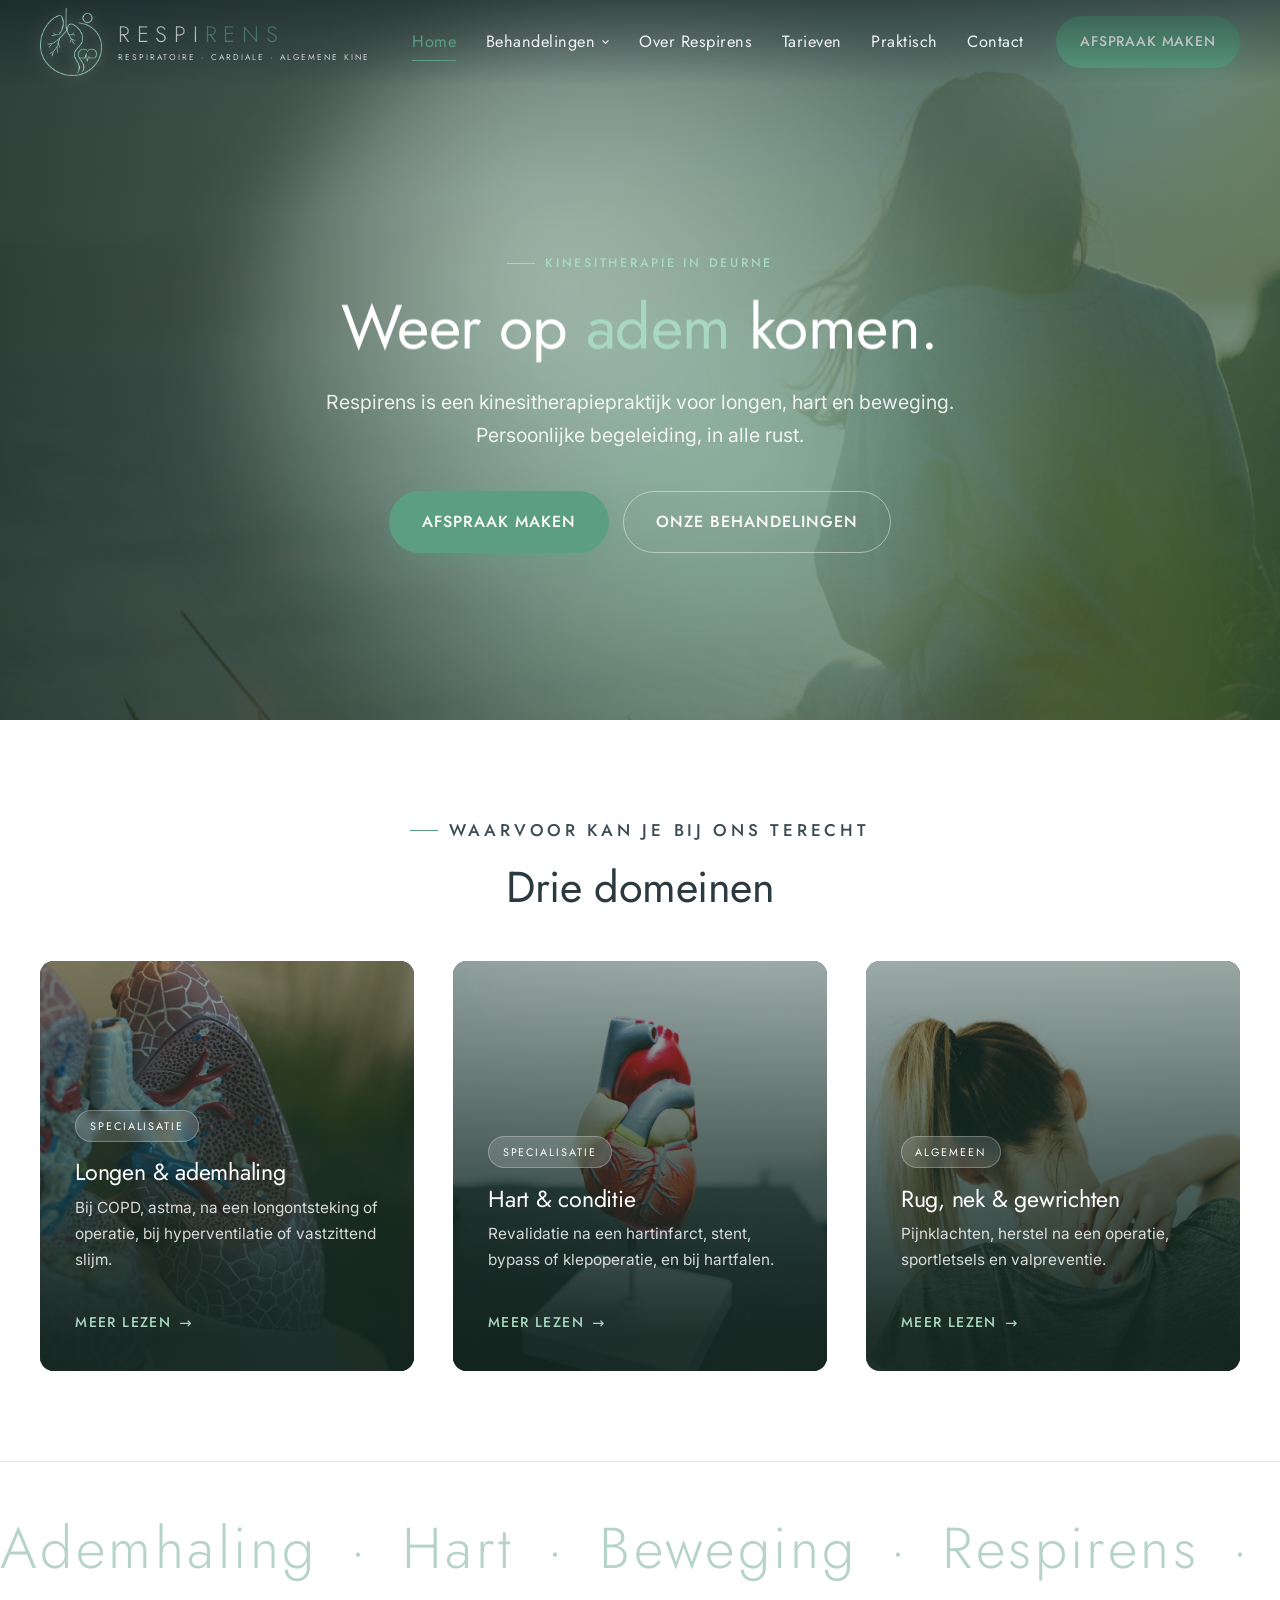
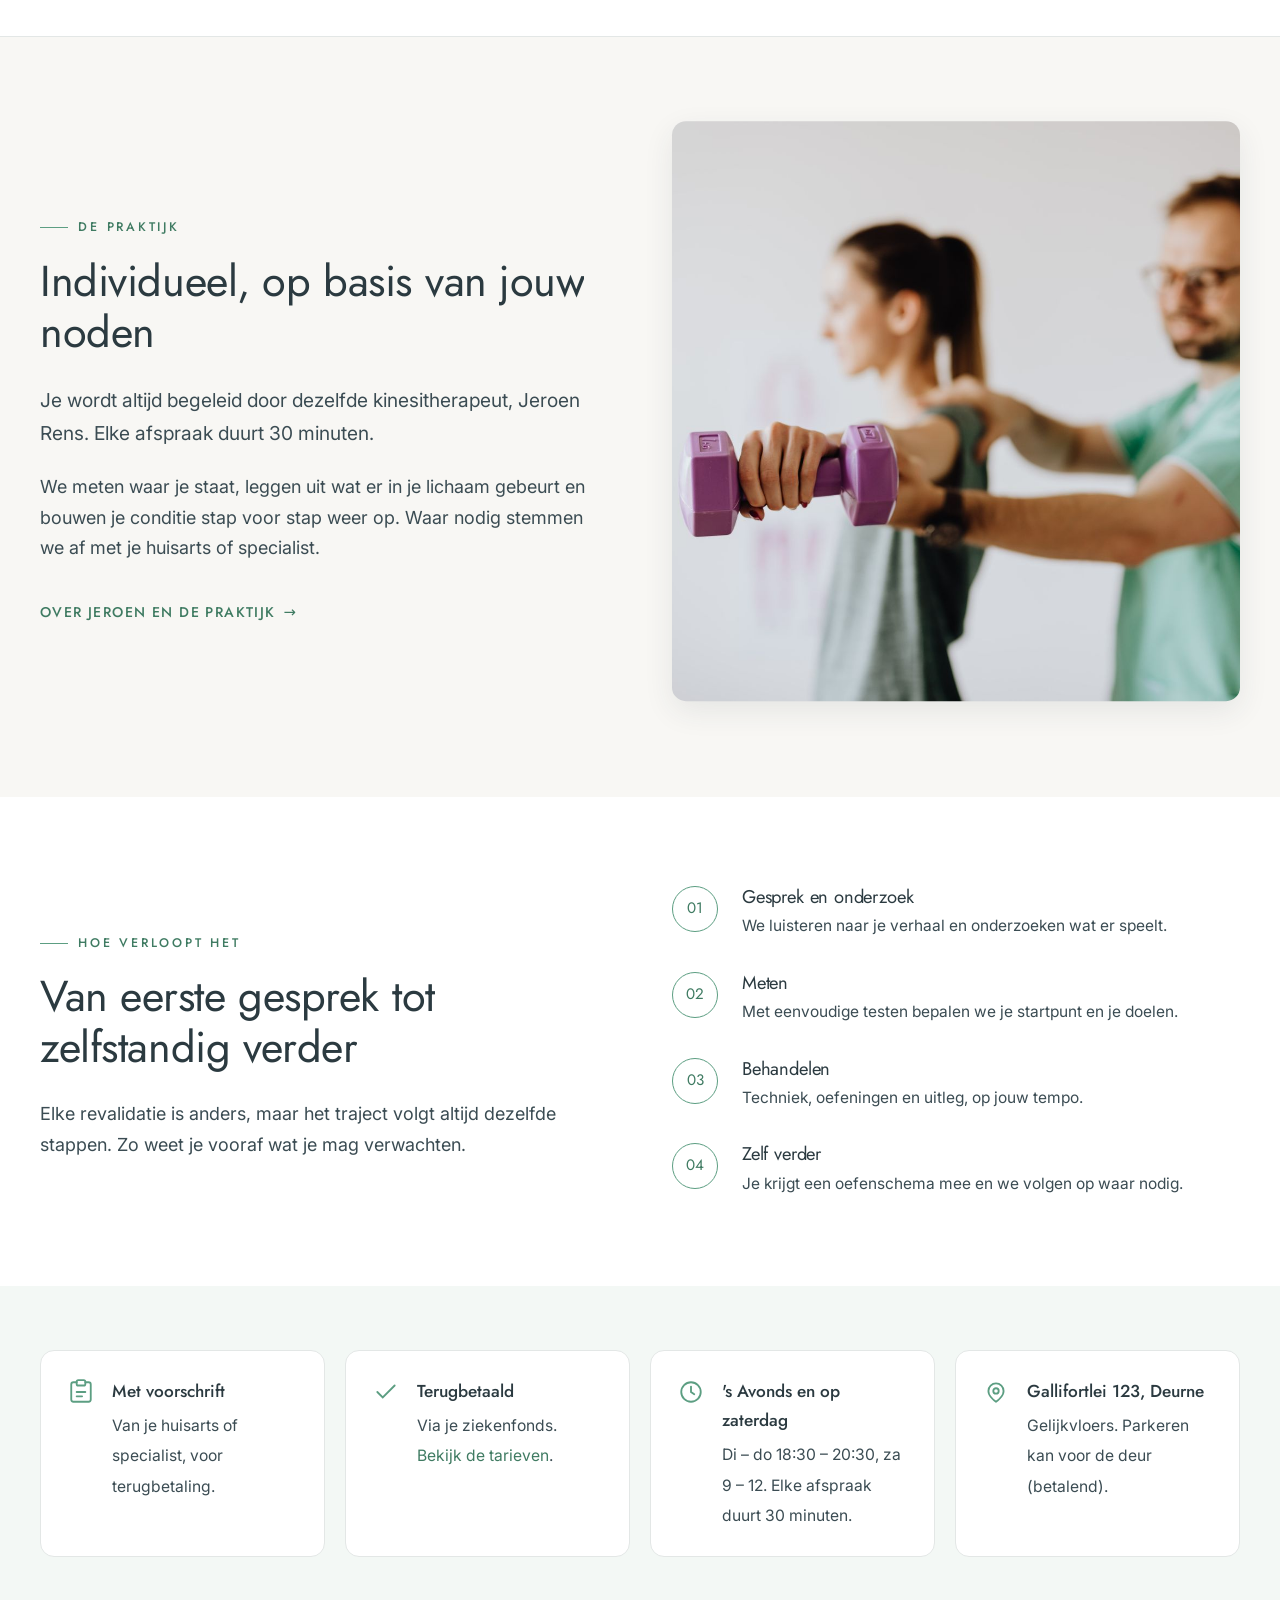
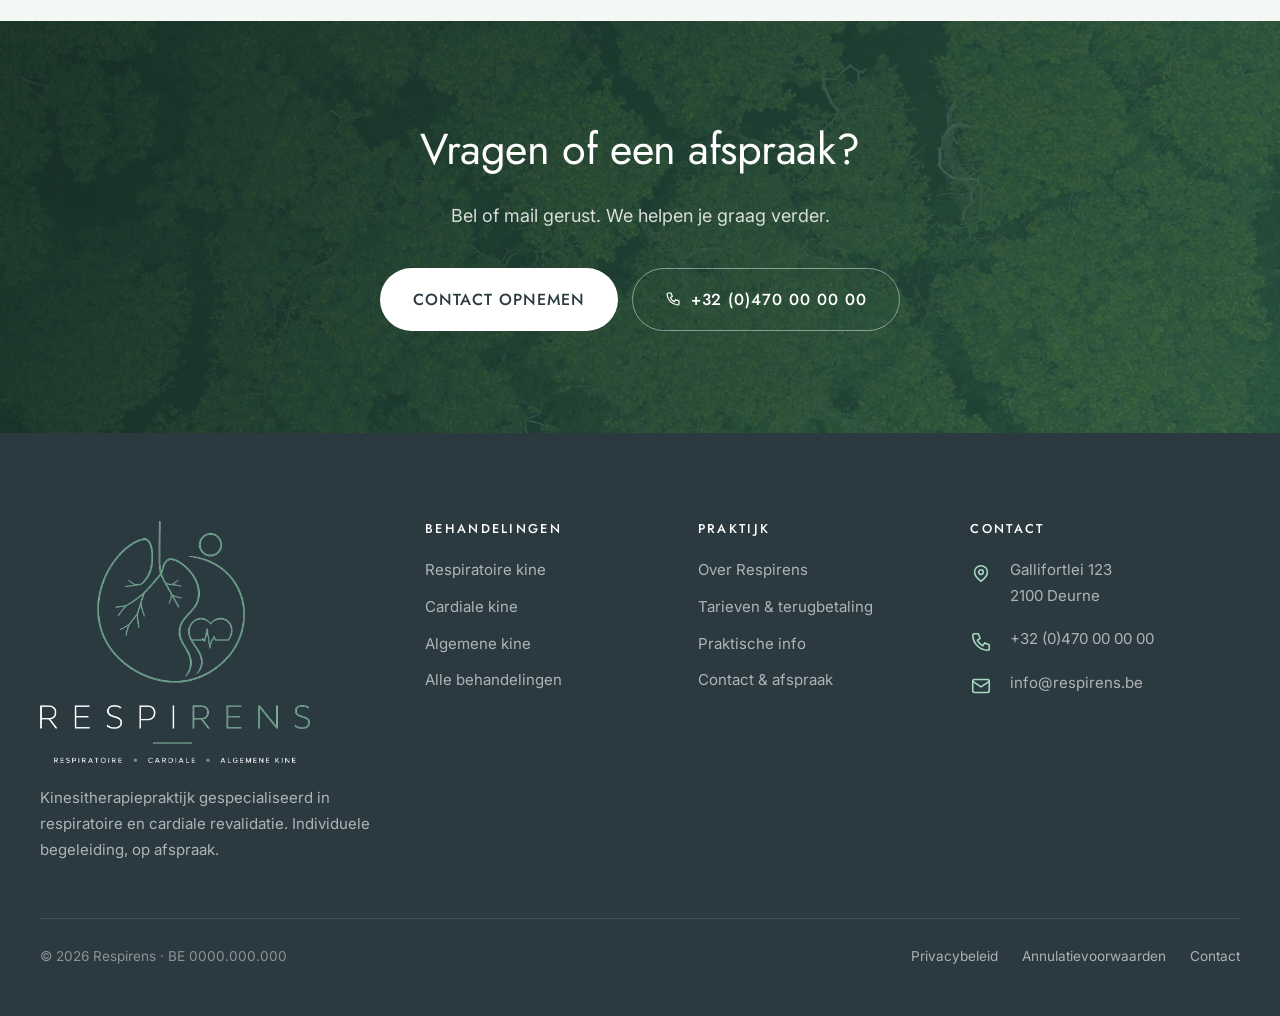
<file: index.html>
<!DOCTYPE html>
<html lang="nl-BE">
<head>
<meta charset="utf-8">
<meta name="viewport" content="width=device-width, initial-scale=1">
<title>Respirens — Kinesitherapie in respiratoire &amp; cardiale revalidatie</title>
<meta name="description" content="Respirens is een kinesitherapiepraktijk gespecialiseerd in respiratoire en cardiale kinesitherapie, aangevuld met algemene kinesitherapie. Persoonlijke begeleiding op maat, op afspraak.">
<meta name="theme-color" content="#5C9E82">
<link rel="canonical" href="https://www.respirens.be/">
<link rel="icon" href="favicon.svg" type="image/svg+xml">
<link rel="manifest" href="manifest.webmanifest">
<link rel="apple-touch-icon" href="assets/img/apple-touch-icon.png">

<!-- Open Graph / sociale media -->
<meta property="og:type" content="website">
<meta property="og:locale" content="nl_BE">
<meta property="og:site_name" content="Respirens">
<meta property="og:title" content="Respirens — Kinesitherapie in respiratoire &amp; cardiale revalidatie">
<meta property="og:description" content="Gespecialiseerde kinesitherapie voor longen en hart. Persoonlijke begeleiding op maat.">
<meta property="og:url" content="https://www.respirens.be/">
<meta property="og:image" content="https://www.respirens.be/assets/img/foto/og-image.jpg">
<meta name="twitter:card" content="summary_large_image">

<link rel="preconnect" href="https://fonts.googleapis.com">
<link rel="preconnect" href="https://fonts.gstatic.com" crossorigin>
<link href="https://fonts.googleapis.com/css2?family=Jost:wght@300;400;500&family=Inter:wght@400;500;600&display=swap" rel="stylesheet">
<link rel="stylesheet" href="assets/css/style.css">
</head>

<body>
<a class="skip-link" href="#main">Meteen naar de inhoud</a>

<!-- ============ HEADER ============ -->
<header class="site-header">
  <div class="header-inner">
    <a class="brand" href="index.html" aria-label="Respirens — naar de startpagina">
      <img class="brand__mark" src="assets/img/logo-mark.png" alt="">
      <span class="brand__text">
        <span class="brand__word">Respi<em>rens</em></span>
        <span class="brand__sub">Respiratoire &middot; Cardiale &middot; Algemene kine</span>
      </span>
    </a>

    <nav class="nav" id="hoofdmenu" aria-label="Hoofdnavigatie">
      <ul class="nav__list">
        <li class="nav__item is-current"><a class="nav__link" href="index.html">Home</a></li>
        <li class="nav__item nav__item--has-menu">
          <a class="nav__link" href="behandelingen.html">Behandelingen
            <svg class="nav__caret" viewBox="0 0 12 12" fill="none" stroke="currentColor" stroke-width="1.6" aria-hidden="true"><path d="M2 4.5 6 8.5 10 4.5"/></svg>
          </a>
          <ul class="nav__menu">
            <li><a href="respiratoire-kinesitherapie.html">Longen &amp; ademhaling<span>Respiratoire kinesitherapie</span></a></li>
            <li><a href="cardiale-kinesitherapie.html">Hart &amp; conditie<span>Cardiale kinesitherapie</span></a></li>
            <li><a href="algemene-kinesitherapie.html">Rug, nek &amp; gewrichten<span>Algemene kinesitherapie</span></a></li>
            <li><a href="behandelingen.html">Alle behandelingen<span>Overzicht</span></a></li>
          </ul>
        </li>
        <li class="nav__item"><a class="nav__link" href="over-respirens.html">Over Respirens</a></li>
        <li class="nav__item"><a class="nav__link" href="tarieven.html">Tarieven</a></li>
        <li class="nav__item"><a class="nav__link" href="praktisch.html">Praktisch</a></li>
        <li class="nav__item"><a class="nav__link" href="contact.html">Contact</a></li>
      </ul>
      <a class="btn btn--primary btn--sm" href="contact.html#afspraak">Afspraak maken</a>
    </nav>

    <button class="burger" type="button" aria-label="Menu openen" aria-expanded="false" aria-controls="hoofdmenu">
      <span></span><span></span><span></span>
    </button>
  </div>
</header>
<div class="nav-overlay"></div>

<main id="main">

  <!-- ============ HERO ============ -->
  <section class="hero">
    <!-- FOTO: assets/img/foto/hero-home.jpg -->
    <div class="hero__media" style="background-image: url('assets/img/foto/hero-home.jpg');"></div>
    <div class="breath-orb" aria-hidden="true"></div>
    <div class="container hero__inner">
      <div class="hero__content">
        <p class="eyebrow">Kinesitherapie in Deurne</p>
        <h1>Weer op <em>adem</em> komen.</h1>
        <p class="hero__text">
          Respirens is een kinesitherapiepraktijk voor longen, hart en beweging.
          Persoonlijke begeleiding, in alle rust.
        </p>
        <div class="btn-row">
          <a class="btn btn--primary" href="contact.html#afspraak">Afspraak maken</a>
          <a class="btn btn--outline-light" href="behandelingen.html">Onze behandelingen</a>
        </div>
      </div>
    </div>
  </section>

  <!-- ============ SPECIALISATIES ============ -->
  <section class="section">
    <div class="container">
      <div class="section-head section-head--center reveal">
        <p class="eyebrow">Waarvoor kan je bij ons terecht</p>
        <h2>Drie domeinen</h2>
      </div>

      <div class="grid grid--3">
        <a class="service-card reveal" data-delay="1" href="respiratoire-kinesitherapie.html">
          <div class="service-card__media" style="background-image: url('assets/img/foto/respiratoir.jpg');"></div>
          <span class="service-card__tag">Specialisatie</span>
          <h3>Longen &amp; ademhaling</h3>
          <p>Bij COPD, astma, na een longontsteking of operatie, bij hyperventilatie of vastzittend slijm.</p>
          <span class="arrow-link">Meer lezen</span>
        </a>

        <a class="service-card reveal" data-delay="2" href="cardiale-kinesitherapie.html">
          <div class="service-card__media" style="background-image: url('assets/img/foto/cardiaal.jpg');"></div>
          <span class="service-card__tag">Specialisatie</span>
          <h3>Hart &amp; conditie</h3>
          <p>Revalidatie na een hartinfarct, stent, bypass of klepoperatie, en bij hartfalen.</p>
          <span class="arrow-link">Meer lezen</span>
        </a>

        <a class="service-card reveal" data-delay="3" href="algemene-kinesitherapie.html">
          <div class="service-card__media" style="background-image: url('assets/img/foto/algemeen.jpg');"></div>
          <span class="service-card__tag">Algemeen</span>
          <h3>Rug, nek &amp; gewrichten</h3>
          <p>Pijnklachten, herstel na een operatie, sportletsels en valpreventie.</p>
          <span class="arrow-link">Meer lezen</span>
        </a>
      </div>
    </div>
  </section>


  <div class="marquee" aria-hidden="true">
    <div class="marquee__track"><span>Ademhaling · Hart · Beweging · Respirens · </span><span>Ademhaling · Hart · Beweging · Respirens · </span><span>Ademhaling · Hart · Beweging · Respirens · </span><span>Ademhaling · Hart · Beweging · Respirens · </span><span>Ademhaling · Hart · Beweging · Respirens · </span><span>Ademhaling · Hart · Beweging · Respirens · </span><span>Ademhaling · Hart · Beweging · Respirens · </span><span>Ademhaling · Hart · Beweging · Respirens · </span></div>
  </div>

  <!-- ============ OVER ============ -->
  <section class="section section--sand">
    <div class="container">
      <div class="split split--reverse-mobile">
        <div class="reveal">
          <p class="eyebrow">De praktijk</p>
          <h2>Individueel, op basis van jouw noden</h2>
          <p class="lead">
            Je wordt altijd begeleid door dezelfde kinesitherapeut, Jeroen Rens.
            Elke afspraak duurt 30 minuten.
          </p>
          <p>
            We meten waar je staat, leggen uit wat er in je lichaam gebeurt en bouwen je
            conditie stap voor stap weer op. Waar nodig stemmen we af met je huisarts of specialist.
          </p>
          <p class="mt-2"><a class="arrow-link" href="over-respirens.html">Over Jeroen en de praktijk</a></p>
        </div>

        <div class="photo-block photo-block--tall reveal" data-delay="1" style="background-image: url('assets/img/foto/praktijk.jpg');"></div>
      </div>
    </div>
  </section>

  <!-- ============ HOE VERLOOPT HET ============ -->
  <section class="section">
    <div class="container">
      <div class="split">
        <div class="reveal">
          <p class="eyebrow">Hoe verloopt het</p>
          <h2>Van eerste gesprek tot zelfstandig verder</h2>
          <p>Elke revalidatie is anders, maar het traject volgt altijd dezelfde stappen. Zo weet je vooraf wat je mag verwachten.</p>
        </div>
        <div class="steps reveal" data-delay="1">
          <div class="step"><div><h3>Gesprek en onderzoek</h3><p>We luisteren naar je verhaal en onderzoeken wat er speelt.</p></div></div>
          <div class="step"><div><h3>Meten</h3><p>Met eenvoudige testen bepalen we je startpunt en je doelen.</p></div></div>
          <div class="step"><div><h3>Behandelen</h3><p>Techniek, oefeningen en uitleg, op jouw tempo.</p></div></div>
          <div class="step"><div><h3>Zelf verder</h3><p>Je krijgt een oefenschema mee en we volgen op waar nodig.</p></div></div>
        </div>
      </div>
    </div>
  </section>

  <!-- ============ GOED OM TE WETEN ============ -->
  <section class="section section--mist section--tight">
    <div class="container">
      <div class="facts reveal">
        <div class="fact">
          <svg viewBox="0 0 24 24" fill="none" stroke="currentColor" stroke-width="1.7" stroke-linecap="round" stroke-linejoin="round" aria-hidden="true"><path d="M8 3H5a2 2 0 0 0-2 2v14a2 2 0 0 0 2 2h14a2 2 0 0 0 2-2V5a2 2 0 0 0-2-2h-3"/><rect x="8" y="1" width="8" height="5" rx="1.5"/><path d="M8 12h8M8 16h5"/></svg>
          <div><strong>Met voorschrift</strong><span>Van je huisarts of specialist, voor terugbetaling.</span></div>
        </div>
        <div class="fact">
          <svg viewBox="0 0 24 24" fill="none" stroke="currentColor" stroke-width="1.7" stroke-linecap="round" aria-hidden="true"><path d="M20 6 9 17l-5-5"/></svg>
          <div><strong>Terugbetaald</strong><span>Via je ziekenfonds. <a href="tarieven.html">Bekijk de tarieven</a>.</span></div>
        </div>
        <div class="fact">
          <svg viewBox="0 0 24 24" fill="none" stroke="currentColor" stroke-width="1.7" stroke-linecap="round" aria-hidden="true"><circle cx="12" cy="12" r="9"/><path d="M12 7v5l3 2"/></svg>
          <div><strong>&#39;s Avonds en op zaterdag</strong><span>Di &ndash; do 18:30 &ndash; 20:30, za 9 &ndash; 12. Elke afspraak duurt 30 minuten.</span></div>
        </div>
        <div class="fact">
          <svg viewBox="0 0 24 24" fill="none" stroke="currentColor" stroke-width="1.7" stroke-linecap="round" aria-hidden="true"><path d="M12 21s-7-4.9-7-10a7 7 0 1 1 14 0c0 5.1-7 10-7 10Z"/><circle cx="12" cy="11" r="2.5"/></svg>
          <div><strong>Gallifortlei 123, Deurne</strong><span>Gelijkvloers. Parkeren kan voor de deur (betalend).</span></div>
        </div>
      </div>
    </div>
  </section>


  <section class="cta-band">
    <div class="cta-band__media" style="background-image: url('assets/img/foto/cta.jpg');"></div>
    <div class="container reveal">
      <h2>Vragen of een afspraak?</h2>
      <p>Bel of mail gerust. We helpen je graag verder.</p>
      <div class="btn-row btn-row--center">
        <a class="btn btn--light" href="contact.html#afspraak">Contact opnemen</a>
        <a class="btn btn--outline-light" href="tel:+32470000000">
          <svg viewBox="0 0 24 24" fill="none" stroke="currentColor" stroke-width="1.8" stroke-linecap="round" aria-hidden="true"><path d="M5 3h4l2 5-3 2a12 12 0 0 0 6 6l2-3 5 2v4a2 2 0 0 1-2 2A17 17 0 0 1 3 5a2 2 0 0 1 2-2Z"/></svg>
          +32 (0)470 00 00 00
        </a>
      </div>
    </div>
  </section>

</main>

<!-- ============ FOOTER ============ -->
<footer class="site-footer">
  <div class="container">
    <div class="footer-grid">
      <div>
        <a class="brand brand--footer" href="index.html" aria-label="Respirens">
          <img class="brand__logo-full" src="assets/img/logo-full-wit.png" alt="Respirens — respiratoire, cardiale en algemene kinesitherapie" loading="lazy">
        </a>
        <p>Kinesitherapiepraktijk gespecialiseerd in respiratoire en cardiale revalidatie. Individuele begeleiding, op afspraak.</p>
      </div>

      <div>
        <h4>Behandelingen</h4>
        <ul class="footer-links">
          <li><a href="respiratoire-kinesitherapie.html">Respiratoire kine</a></li>
          <li><a href="cardiale-kinesitherapie.html">Cardiale kine</a></li>
          <li><a href="algemene-kinesitherapie.html">Algemene kine</a></li>
          <li><a href="behandelingen.html">Alle behandelingen</a></li>
        </ul>
      </div>

      <div>
        <h4>Praktijk</h4>
        <ul class="footer-links">
          <li><a href="over-respirens.html">Over Respirens</a></li>
          <li><a href="tarieven.html">Tarieven &amp; terugbetaling</a></li>
          <li><a href="praktisch.html">Praktische info</a></li>
          <li><a href="contact.html">Contact &amp; afspraak</a></li>
        </ul>
      </div>

      <div>
        <h4>Contact</h4>
        <ul class="info-list">
          <li>
            <svg viewBox="0 0 24 24" fill="none" stroke="currentColor" stroke-width="1.7" stroke-linecap="round" aria-hidden="true"><path d="M12 21s-7-4.9-7-10a7 7 0 1 1 14 0c0 5.1-7 10-7 10Z"/><circle cx="12" cy="11" r="2.5"/></svg>
            <span>Gallifortlei 123<br>2100 Deurne</span>
          </li>
          <li>
            <svg viewBox="0 0 24 24" fill="none" stroke="currentColor" stroke-width="1.7" stroke-linecap="round" aria-hidden="true"><path d="M5 3h4l2 5-3 2a12 12 0 0 0 6 6l2-3 5 2v4a2 2 0 0 1-2 2A17 17 0 0 1 3 5a2 2 0 0 1 2-2Z"/></svg>
            <a href="tel:+32470000000">+32 (0)470 00 00 00</a>
          </li>
          <li>
            <svg viewBox="0 0 24 24" fill="none" stroke="currentColor" stroke-width="1.7" stroke-linecap="round" aria-hidden="true"><rect x="3" y="5" width="18" height="14" rx="2"/><path d="m3 7 9 6 9-6"/></svg>
            <a href="mailto:info@respirens.be">info@respirens.be</a>
          </li>
        </ul>
      </div>
    </div>

    <div class="footer-bottom">
      <p>&copy; <span data-year>2026</span> Respirens &middot; BE 0000.000.000</p>
      <nav aria-label="Juridisch">
        <a href="privacybeleid.html">Privacybeleid</a>
        <a href="praktisch.html#annuleren">Annulatievoorwaarden</a>
        <a href="contact.html">Contact</a>
      </nav>
    </div>
  </div>
</footer>

<a class="btn btn--primary fab" href="contact.html#afspraak">Afspraak maken</a>

<!-- Gestructureerde data voor Google -->
<script type="application/ld+json">
{
  "@context": "https://schema.org",
  "@type": "Physiotherapy",
  "name": "Respirens",
  "description": "Kinesitherapiepraktijk gespecialiseerd in respiratoire en cardiale kinesitherapie, aangevuld met algemene kinesitherapie.",
  "url": "https://www.respirens.be/",
  "logo": "https://www.respirens.be/assets/img/logo-mark.svg",
  "image": "https://www.respirens.be/assets/img/foto/og-image.jpg",
  "telephone": "+32470000000",
  "email": "info@respirens.be",
  "priceRange": "€€",
  "address": {
    "@type": "PostalAddress",
    "streetAddress": "Gallifortlei 123",
    "postalCode": "2100",
    "addressLocality": "Deurne (Antwerpen)",
    "addressCountry": "BE"
  },
  "medicalSpecialty": ["Physiotherapy", "PulmonaryMedicine", "Cardiovascular"],
  "availableService": [
    { "@type": "MedicalTherapy", "name": "Respiratoire kinesitherapie" },
    { "@type": "MedicalTherapy", "name": "Cardiale kinesitherapie" },
    { "@type": "MedicalTherapy", "name": "Algemene kinesitherapie" }
  ],
  "openingHoursSpecification": [
    { "@type": "OpeningHoursSpecification", "dayOfWeek": ["Tuesday","Wednesday","Thursday"], "opens": "18:30", "closes": "20:30" },
    { "@type": "OpeningHoursSpecification", "dayOfWeek": "Saturday", "opens": "09:00", "closes": "12:00" }
  ]
}
</script>

<script src="assets/js/main.js" defer></script>
<script src="assets/js/lenis.min.js" defer></script>
<script src="assets/js/motion.js" defer></script>
</body>
</html>
</file>
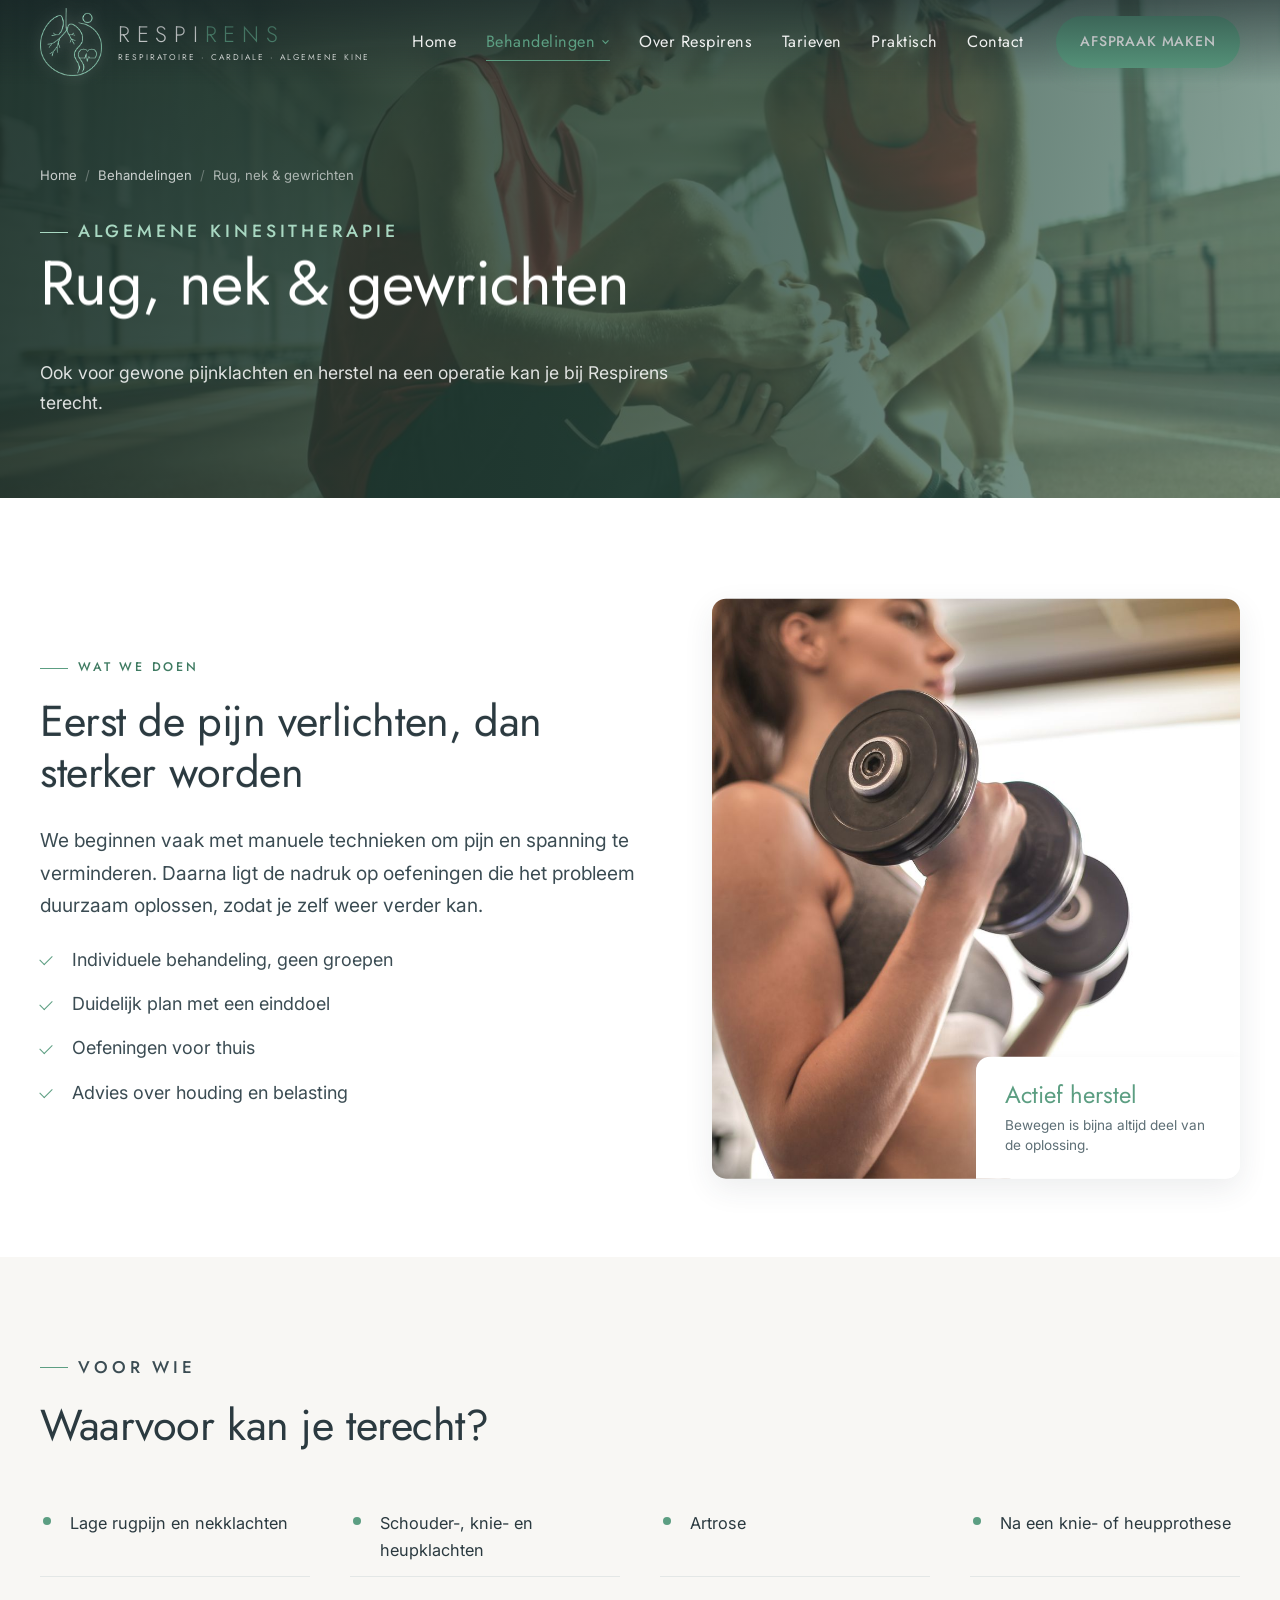
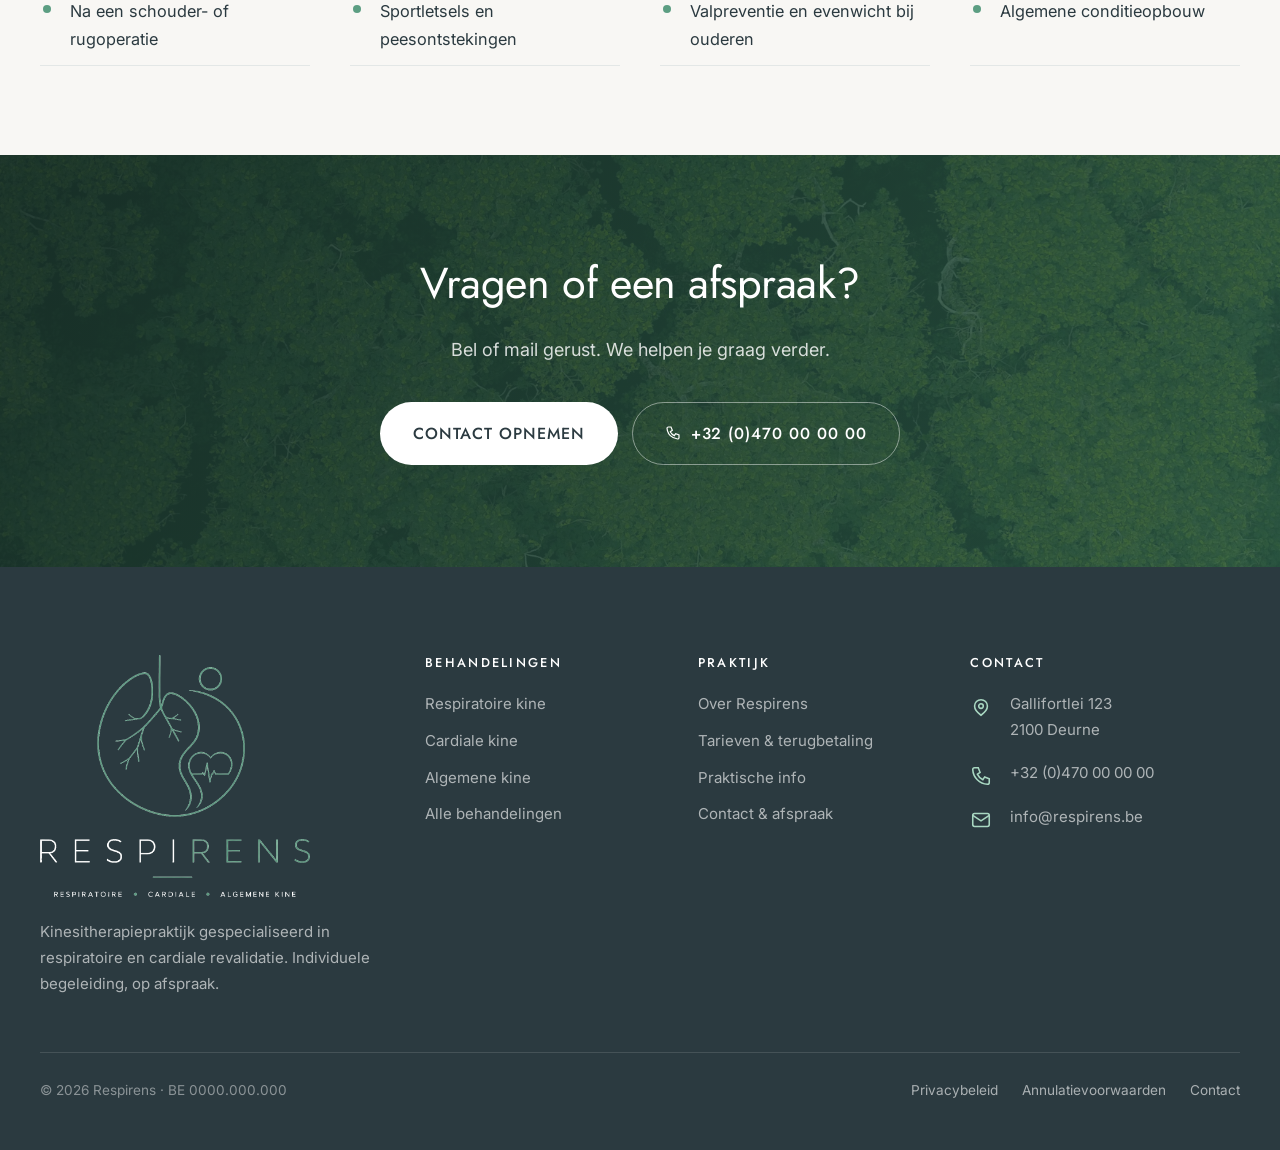
<file: algemene-kinesitherapie.html>
<!DOCTYPE html>
<html lang="nl-BE">
<head>
<meta charset="utf-8">
<meta name="viewport" content="width=device-width, initial-scale=1">
<title>Algemene kinesitherapie — Respirens</title>
<meta name="description" content="Algemene kinesitherapie bij Respirens: rug- en nekklachten, gewrichtspijn, sportletsels, revalidatie na een operatie en valpreventie. Manuele technieken en actieve oefentherapie.">
<meta name="theme-color" content="#5C9E82">
<link rel="canonical" href="https://www.respirens.be/algemene-kinesitherapie.html">
<link rel="icon" href="favicon.svg" type="image/svg+xml">
<link rel="manifest" href="manifest.webmanifest">
<link rel="apple-touch-icon" href="assets/img/apple-touch-icon.png">
<meta property="og:type" content="article">
<meta property="og:locale" content="nl_BE">
<meta property="og:site_name" content="Respirens">
<meta property="og:title" content="Algemene kinesitherapie — Respirens">
<meta property="og:description" content="Rug, nek, gewrichten, sportletsels en revalidatie — met de nadruk op actieve therapie.">
<link rel="preconnect" href="https://fonts.googleapis.com">
<link rel="preconnect" href="https://fonts.gstatic.com" crossorigin>
<link href="https://fonts.googleapis.com/css2?family=Jost:wght@300;400;500&family=Inter:wght@400;500;600&display=swap" rel="stylesheet">
<link rel="stylesheet" href="assets/css/style.css">
</head>

<body>
<a class="skip-link" href="#main">Meteen naar de inhoud</a>

<header class="site-header">
  <div class="header-inner">
    <a class="brand" href="index.html" aria-label="Respirens — naar de startpagina">
      <img class="brand__mark" src="assets/img/logo-mark.png" alt="">
      <span class="brand__text">
        <span class="brand__word">Respi<em>rens</em></span>
        <span class="brand__sub">Respiratoire &middot; Cardiale &middot; Algemene kine</span>
      </span>
    </a>

    <nav class="nav" id="hoofdmenu" aria-label="Hoofdnavigatie">
      <ul class="nav__list">
        <li class="nav__item"><a class="nav__link" href="index.html">Home</a></li>
        <li class="nav__item nav__item--has-menu is-current">
          <a class="nav__link" href="behandelingen.html">Behandelingen
            <svg class="nav__caret" viewBox="0 0 12 12" fill="none" stroke="currentColor" stroke-width="1.6" aria-hidden="true"><path d="M2 4.5 6 8.5 10 4.5"/></svg>
          </a>
          <ul class="nav__menu">
            <li><a href="respiratoire-kinesitherapie.html">Longen &amp; ademhaling<span>Respiratoire kinesitherapie</span></a></li>
            <li><a href="cardiale-kinesitherapie.html">Hart &amp; conditie<span>Cardiale kinesitherapie</span></a></li>
            <li><a href="algemene-kinesitherapie.html">Rug, nek &amp; gewrichten<span>Algemene kinesitherapie</span></a></li>
            <li><a href="behandelingen.html">Alle behandelingen<span>Overzicht</span></a></li>
          </ul>
        </li>
        <li class="nav__item"><a class="nav__link" href="over-respirens.html">Over Respirens</a></li>
        <li class="nav__item"><a class="nav__link" href="tarieven.html">Tarieven</a></li>
        <li class="nav__item"><a class="nav__link" href="praktisch.html">Praktisch</a></li>
        <li class="nav__item"><a class="nav__link" href="contact.html">Contact</a></li>
      </ul>
      <a class="btn btn--primary btn--sm" href="contact.html#afspraak">Afspraak maken</a>
    </nav>

    <button class="burger" type="button" aria-label="Menu openen" aria-expanded="false" aria-controls="hoofdmenu">
      <span></span><span></span><span></span>
    </button>
  </div>
</header>
<div class="nav-overlay"></div>

<main id="main">

  <section class="page-hero">
    <div class="page-hero__media" style="background-image: url('assets/img/foto/hero-algemeen.jpg');"></div>
    <div class="container">
      <nav class="breadcrumb" aria-label="Kruimelpad"><a href="index.html">Home</a> <span>/</span> <a href="behandelingen.html">Behandelingen</a> <span>/</span> Rug, nek &amp; gewrichten</nav>
      <p class="eyebrow">Algemene kinesitherapie</p>
      <h1>Rug, nek &amp; gewrichten</h1>
      <p>Ook voor gewone pijnklachten en herstel na een operatie kan je bij Respirens terecht.</p>
    </div>
  </section>

  <section class="section">
    <div class="container">
      <div class="split split--wide-left">
        <div class="reveal">
          <p class="eyebrow">Wat we doen</p>
          <h2>Eerst de pijn verlichten, dan sterker worden</h2>
          <p class="lead">
            We beginnen vaak met manuele technieken om pijn en spanning te verminderen. Daarna
            ligt de nadruk op oefeningen die het probleem duurzaam oplossen, zodat je zelf weer verder kan.
          </p>
          <ul class="check-list mt-2">
            <li>Individuele behandeling, geen groepen</li>
            <li>Duidelijk plan met een einddoel</li>
            <li>Oefeningen voor thuis</li>
            <li>Advies over houding en belasting</li>
          </ul>
        </div>
        <div class="photo-block photo-block--tall reveal" data-delay="1" style="background-image: url('assets/img/foto/algemeen-detail.jpg');">
          <div class="photo-block__badge">
            <strong>Actief herstel</strong>
            <span>Bewegen is bijna altijd deel van de oplossing.</span>
          </div>
        </div>
      </div>
    </div>
  </section>

  <section class="section section--sand">
    <div class="container">
      <div class="section-head reveal">
        <p class="eyebrow">Voor wie</p>
        <h2>Waarvoor kan je terecht?</h2>
      </div>
      <ul class="topic-list reveal">
        <li>Lage rugpijn en nekklachten</li>
        <li>Schouder-, knie- en heupklachten</li>
        <li>Artrose</li>
        <li>Na een knie- of heupprothese</li>
        <li>Na een schouder- of rugoperatie</li>
        <li>Sportletsels en peesontstekingen</li>
        <li>Valpreventie en evenwicht bij ouderen</li>
        <li>Algemene conditieopbouw</li>
      </ul>
    </div>
  </section>


  <section class="cta-band">
    <div class="cta-band__media" style="background-image: url('assets/img/foto/cta.jpg');"></div>
    <div class="container reveal">
      <h2>Vragen of een afspraak?</h2>
      <p>Bel of mail gerust. We helpen je graag verder.</p>
      <div class="btn-row btn-row--center">
        <a class="btn btn--light" href="contact.html#afspraak">Contact opnemen</a>
        <a class="btn btn--outline-light" href="tel:+32470000000">
          <svg viewBox="0 0 24 24" fill="none" stroke="currentColor" stroke-width="1.8" stroke-linecap="round" aria-hidden="true"><path d="M5 3h4l2 5-3 2a12 12 0 0 0 6 6l2-3 5 2v4a2 2 0 0 1-2 2A17 17 0 0 1 3 5a2 2 0 0 1 2-2Z"/></svg>
          +32 (0)470 00 00 00
        </a>
      </div>
    </div>
  </section>

</main>

<footer class="site-footer">
  <div class="container">
    <div class="footer-grid">
      <div>
        <a class="brand brand--footer" href="index.html" aria-label="Respirens">
          <img class="brand__logo-full" src="assets/img/logo-full-wit.png" alt="Respirens — respiratoire, cardiale en algemene kinesitherapie" loading="lazy">
        </a>
        <p>Kinesitherapiepraktijk gespecialiseerd in respiratoire en cardiale revalidatie. Individuele begeleiding, op afspraak.</p>
      </div>
      <div>
        <h4>Behandelingen</h4>
        <ul class="footer-links">
          <li><a href="respiratoire-kinesitherapie.html">Respiratoire kine</a></li>
          <li><a href="cardiale-kinesitherapie.html">Cardiale kine</a></li>
          <li><a href="algemene-kinesitherapie.html">Algemene kine</a></li>
          <li><a href="behandelingen.html">Alle behandelingen</a></li>
        </ul>
      </div>
      <div>
        <h4>Praktijk</h4>
        <ul class="footer-links">
          <li><a href="over-respirens.html">Over Respirens</a></li>
          <li><a href="tarieven.html">Tarieven &amp; terugbetaling</a></li>
          <li><a href="praktisch.html">Praktische info</a></li>
          <li><a href="contact.html">Contact &amp; afspraak</a></li>
        </ul>
      </div>
      <div>
        <h4>Contact</h4>
        <ul class="info-list">
          <li>
            <svg viewBox="0 0 24 24" fill="none" stroke="currentColor" stroke-width="1.7" stroke-linecap="round" aria-hidden="true"><path d="M12 21s-7-4.9-7-10a7 7 0 1 1 14 0c0 5.1-7 10-7 10Z"/><circle cx="12" cy="11" r="2.5"/></svg>
            <span>Gallifortlei 123<br>2100 Deurne</span>
          </li>
          <li>
            <svg viewBox="0 0 24 24" fill="none" stroke="currentColor" stroke-width="1.7" stroke-linecap="round" aria-hidden="true"><path d="M5 3h4l2 5-3 2a12 12 0 0 0 6 6l2-3 5 2v4a2 2 0 0 1-2 2A17 17 0 0 1 3 5a2 2 0 0 1 2-2Z"/></svg>
            <a href="tel:+32470000000">+32 (0)470 00 00 00</a>
          </li>
          <li>
            <svg viewBox="0 0 24 24" fill="none" stroke="currentColor" stroke-width="1.7" stroke-linecap="round" aria-hidden="true"><rect x="3" y="5" width="18" height="14" rx="2"/><path d="m3 7 9 6 9-6"/></svg>
            <a href="mailto:info@respirens.be">info@respirens.be</a>
          </li>
        </ul>
      </div>
    </div>
    <div class="footer-bottom">
      <p>&copy; <span data-year>2026</span> Respirens &middot; BE 0000.000.000</p>
      <nav aria-label="Juridisch">
        <a href="privacybeleid.html">Privacybeleid</a>
        <a href="praktisch.html#annuleren">Annulatievoorwaarden</a>
        <a href="contact.html">Contact</a>
      </nav>
    </div>
  </div>
</footer>

<a class="btn btn--primary fab" href="contact.html#afspraak">Afspraak maken</a>
<script src="assets/js/main.js" defer></script>
<script src="assets/js/lenis.min.js" defer></script>
<script src="assets/js/motion.js" defer></script>
</body>
</html>
</file>
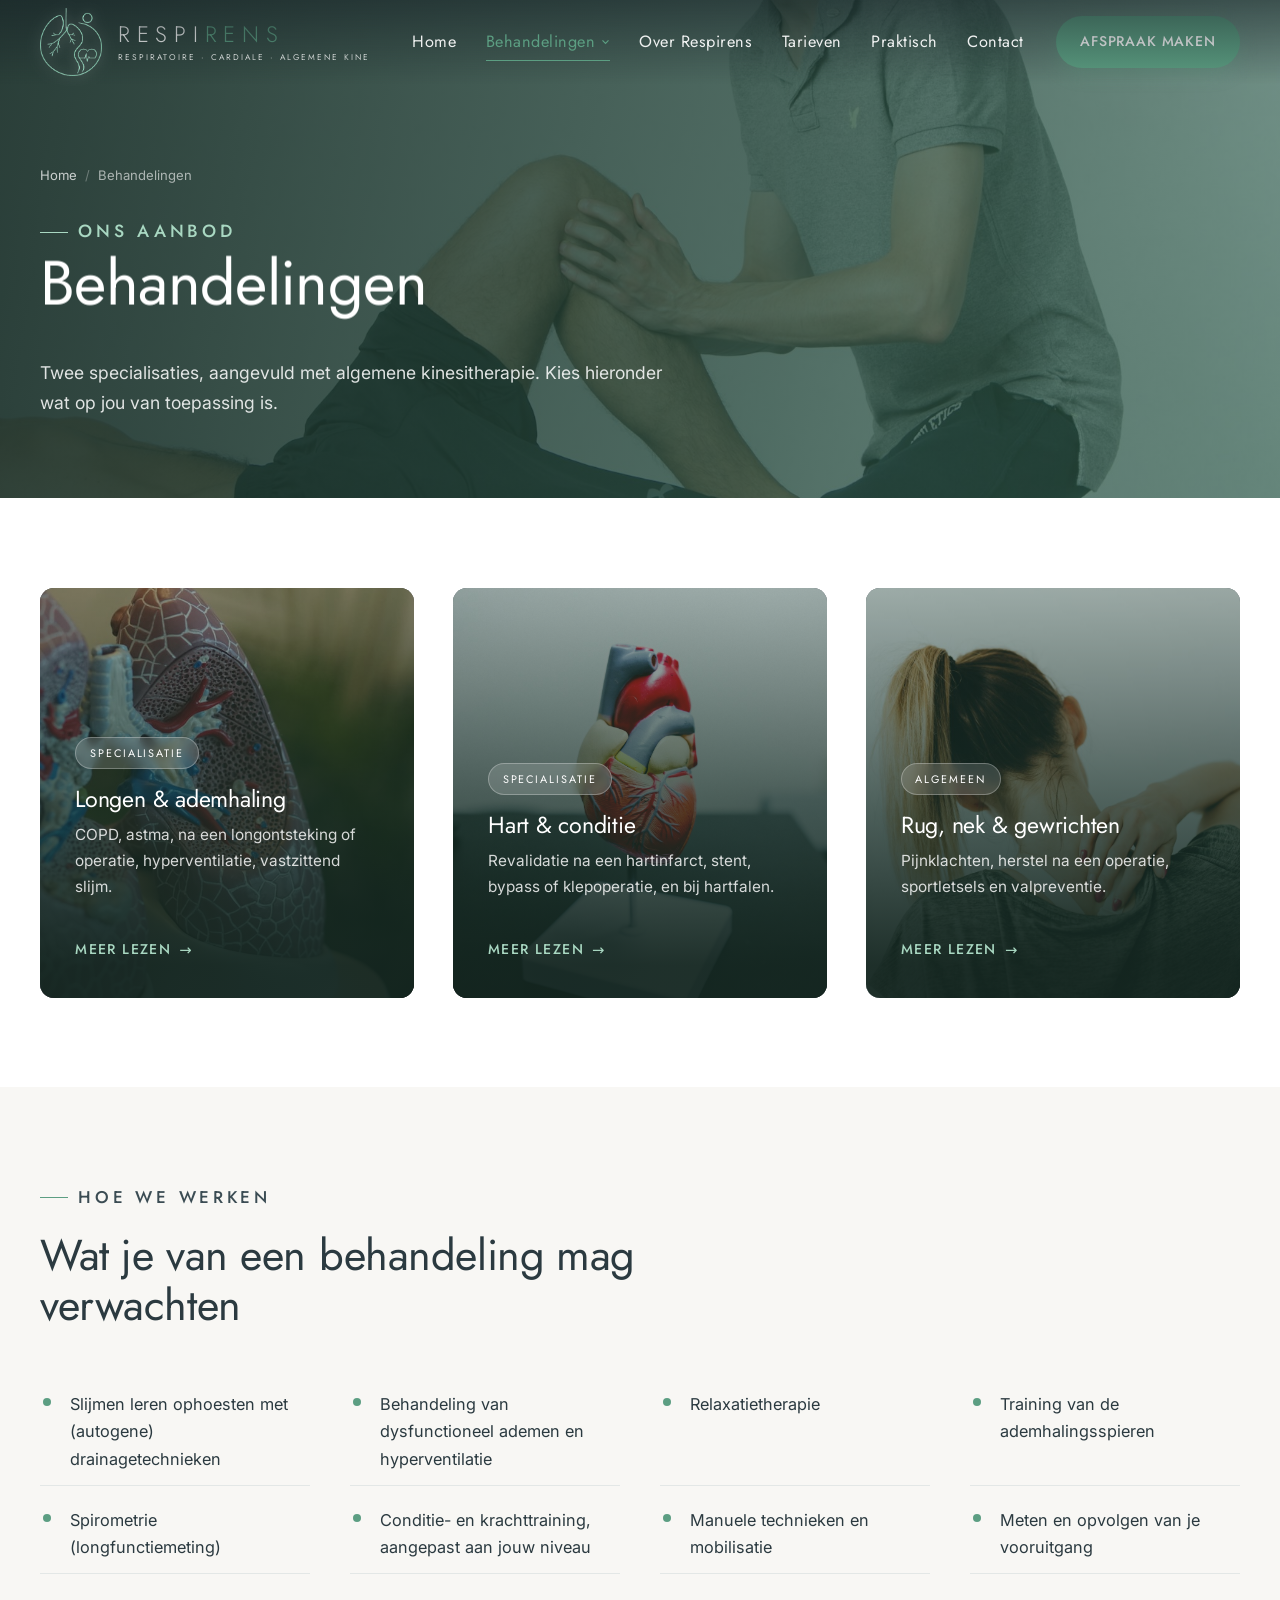
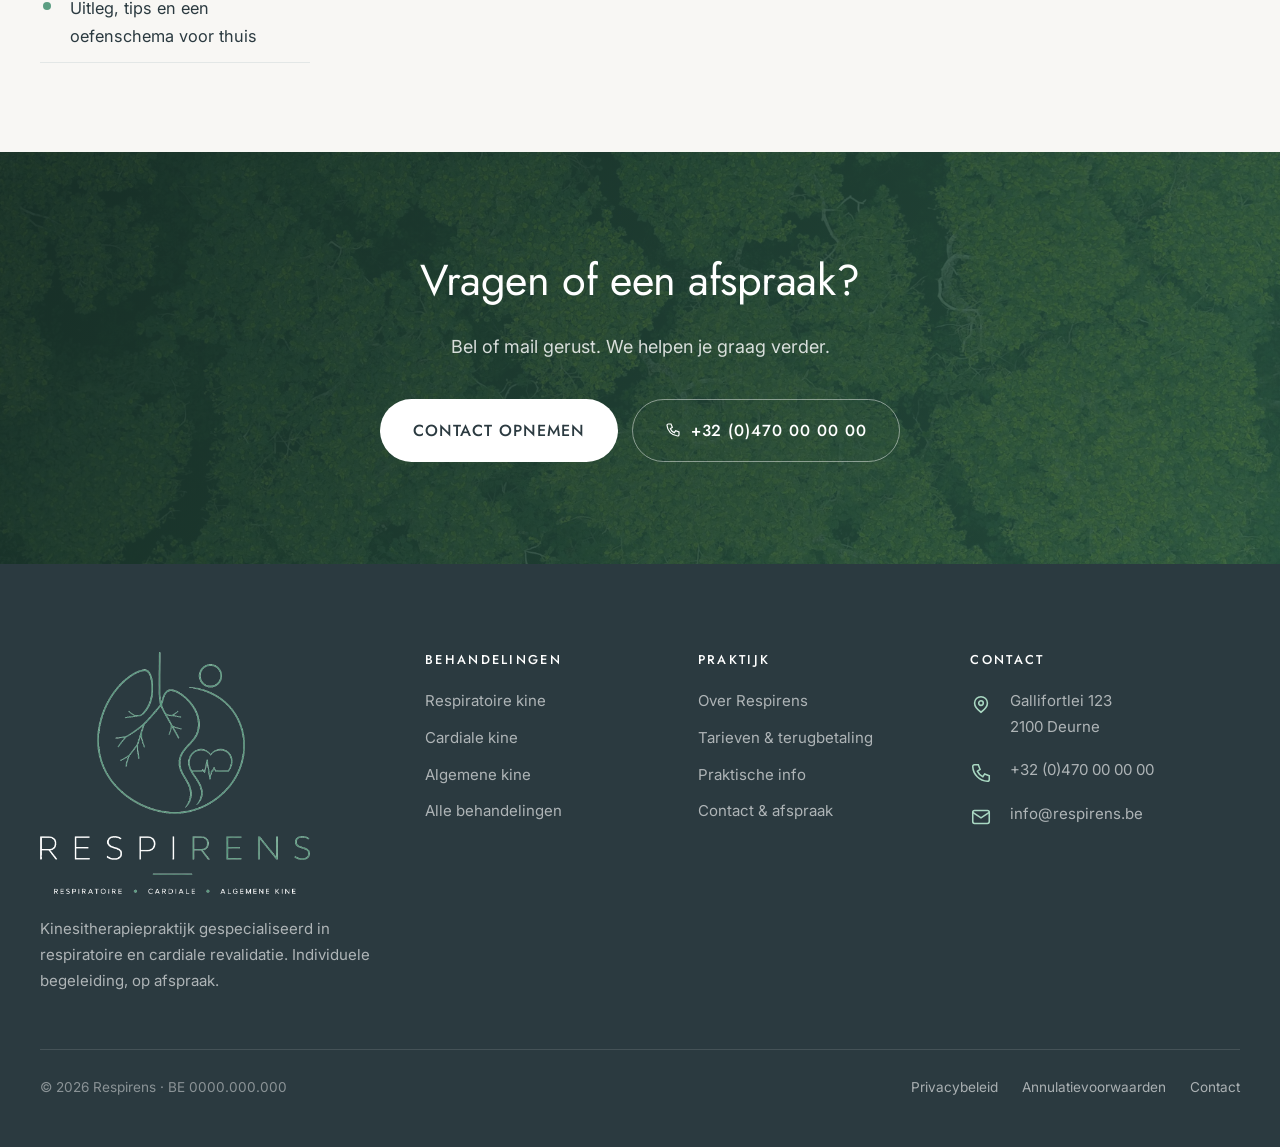
<file: behandelingen.html>
<!DOCTYPE html>
<html lang="nl-BE">
<head>
<meta charset="utf-8">
<meta name="viewport" content="width=device-width, initial-scale=1">
<title>Behandelingen — Respirens Kinesitherapie</title>
<meta name="description" content="Overzicht van alle behandelingen bij Respirens: respiratoire kinesitherapie, cardiale revalidatie en algemene kinesitherapie. Ontdek voor welke klachten je bij ons terecht kan.">
<meta name="theme-color" content="#5C9E82">
<link rel="canonical" href="https://www.respirens.be/behandelingen.html">
<link rel="icon" href="favicon.svg" type="image/svg+xml">
<link rel="manifest" href="manifest.webmanifest">
<link rel="apple-touch-icon" href="assets/img/apple-touch-icon.png">
<meta property="og:type" content="website">
<meta property="og:locale" content="nl_BE">
<meta property="og:site_name" content="Respirens">
<meta property="og:title" content="Behandelingen — Respirens Kinesitherapie">
<meta property="og:description" content="Respiratoire kine, cardiale revalidatie en algemene kinesitherapie onder één dak.">
<link rel="preconnect" href="https://fonts.googleapis.com">
<link rel="preconnect" href="https://fonts.gstatic.com" crossorigin>
<link href="https://fonts.googleapis.com/css2?family=Jost:wght@300;400;500&family=Inter:wght@400;500;600&display=swap" rel="stylesheet">
<link rel="stylesheet" href="assets/css/style.css">
</head>

<body>
<a class="skip-link" href="#main">Meteen naar de inhoud</a>

<header class="site-header">
  <div class="header-inner">
    <a class="brand" href="index.html" aria-label="Respirens — naar de startpagina">
      <img class="brand__mark" src="assets/img/logo-mark.png" alt="">
      <span class="brand__text">
        <span class="brand__word">Respi<em>rens</em></span>
        <span class="brand__sub">Respiratoire &middot; Cardiale &middot; Algemene kine</span>
      </span>
    </a>

    <nav class="nav" id="hoofdmenu" aria-label="Hoofdnavigatie">
      <ul class="nav__list">
        <li class="nav__item"><a class="nav__link" href="index.html">Home</a></li>
        <li class="nav__item nav__item--has-menu is-current">
          <a class="nav__link" href="behandelingen.html">Behandelingen
            <svg class="nav__caret" viewBox="0 0 12 12" fill="none" stroke="currentColor" stroke-width="1.6" aria-hidden="true"><path d="M2 4.5 6 8.5 10 4.5"/></svg>
          </a>
          <ul class="nav__menu">
            <li><a href="respiratoire-kinesitherapie.html">Longen &amp; ademhaling<span>Respiratoire kinesitherapie</span></a></li>
            <li><a href="cardiale-kinesitherapie.html">Hart &amp; conditie<span>Cardiale kinesitherapie</span></a></li>
            <li><a href="algemene-kinesitherapie.html">Rug, nek &amp; gewrichten<span>Algemene kinesitherapie</span></a></li>
            <li><a href="behandelingen.html">Alle behandelingen<span>Overzicht</span></a></li>
          </ul>
        </li>
        <li class="nav__item"><a class="nav__link" href="over-respirens.html">Over Respirens</a></li>
        <li class="nav__item"><a class="nav__link" href="tarieven.html">Tarieven</a></li>
        <li class="nav__item"><a class="nav__link" href="praktisch.html">Praktisch</a></li>
        <li class="nav__item"><a class="nav__link" href="contact.html">Contact</a></li>
      </ul>
      <a class="btn btn--primary btn--sm" href="contact.html#afspraak">Afspraak maken</a>
    </nav>

    <button class="burger" type="button" aria-label="Menu openen" aria-expanded="false" aria-controls="hoofdmenu">
      <span></span><span></span><span></span>
    </button>
  </div>
</header>
<div class="nav-overlay"></div>

<main id="main">

  <section class="page-hero">
    <div class="page-hero__media" style="background-image: url('assets/img/foto/hero-behandelingen.jpg');"></div>
    <div class="container">
      <nav class="breadcrumb" aria-label="Kruimelpad"><a href="index.html">Home</a> <span>/</span> Behandelingen</nav>
      <p class="eyebrow">Ons aanbod</p>
      <h1>Behandelingen</h1>
      <p>Twee specialisaties, aangevuld met algemene kinesitherapie. Kies hieronder wat op jou van toepassing is.</p>
    </div>
  </section>

  <section class="section">
    <div class="container">
      <div class="grid grid--3">
        <a class="service-card reveal" href="respiratoire-kinesitherapie.html">
          <div class="service-card__media" style="background-image: url('assets/img/foto/respiratoir.jpg');"></div>
          <span class="service-card__tag">Specialisatie</span>
          <h3>Longen &amp; ademhaling</h3>
          <p>COPD, astma, na een longontsteking of operatie, hyperventilatie, vastzittend slijm.</p>
          <span class="arrow-link">Meer lezen</span>
        </a>
        <a class="service-card reveal" data-delay="1" href="cardiale-kinesitherapie.html">
          <div class="service-card__media" style="background-image: url('assets/img/foto/cardiaal.jpg');"></div>
          <span class="service-card__tag">Specialisatie</span>
          <h3>Hart &amp; conditie</h3>
          <p>Revalidatie na een hartinfarct, stent, bypass of klepoperatie, en bij hartfalen.</p>
          <span class="arrow-link">Meer lezen</span>
        </a>
        <a class="service-card reveal" data-delay="2" href="algemene-kinesitherapie.html">
          <div class="service-card__media" style="background-image: url('assets/img/foto/algemeen.jpg');"></div>
          <span class="service-card__tag">Algemeen</span>
          <h3>Rug, nek &amp; gewrichten</h3>
          <p>Pijnklachten, herstel na een operatie, sportletsels en valpreventie.</p>
          <span class="arrow-link">Meer lezen</span>
        </a>
      </div>
    </div>
  </section>

  <section class="section section--sand">
    <div class="container">
      <div class="section-head reveal">
        <p class="eyebrow">Hoe we werken</p>
        <h2>Wat je van een behandeling mag verwachten</h2>
      </div>
      <ul class="topic-list reveal">
        <li>Slijmen leren ophoesten met (autogene) drainagetechnieken</li>
        <li>Behandeling van dysfunctioneel ademen en hyperventilatie</li>
        <li>Relaxatietherapie</li>
        <li>Training van de ademhalingsspieren</li>
        <li>Spirometrie (longfunctiemeting)</li>
        <li>Conditie- en krachttraining, aangepast aan jouw niveau</li>
        <li>Manuele technieken en mobilisatie</li>
        <li>Meten en opvolgen van je vooruitgang</li>
        <li>Uitleg, tips en een oefenschema voor thuis</li>
      </ul>
    </div>
  </section>


  <section class="cta-band">
    <div class="cta-band__media" style="background-image: url('assets/img/foto/cta.jpg');"></div>
    <div class="container reveal">
      <h2>Vragen of een afspraak?</h2>
      <p>Bel of mail gerust. We helpen je graag verder.</p>
      <div class="btn-row btn-row--center">
        <a class="btn btn--light" href="contact.html#afspraak">Contact opnemen</a>
        <a class="btn btn--outline-light" href="tel:+32470000000">
          <svg viewBox="0 0 24 24" fill="none" stroke="currentColor" stroke-width="1.8" stroke-linecap="round" aria-hidden="true"><path d="M5 3h4l2 5-3 2a12 12 0 0 0 6 6l2-3 5 2v4a2 2 0 0 1-2 2A17 17 0 0 1 3 5a2 2 0 0 1 2-2Z"/></svg>
          +32 (0)470 00 00 00
        </a>
      </div>
    </div>
  </section>

</main>

<footer class="site-footer">
  <div class="container">
    <div class="footer-grid">
      <div>
        <a class="brand brand--footer" href="index.html" aria-label="Respirens">
          <img class="brand__logo-full" src="assets/img/logo-full-wit.png" alt="Respirens — respiratoire, cardiale en algemene kinesitherapie" loading="lazy">
        </a>
        <p>Kinesitherapiepraktijk gespecialiseerd in respiratoire en cardiale revalidatie. Individuele begeleiding, op afspraak.</p>
      </div>
      <div>
        <h4>Behandelingen</h4>
        <ul class="footer-links">
          <li><a href="respiratoire-kinesitherapie.html">Respiratoire kine</a></li>
          <li><a href="cardiale-kinesitherapie.html">Cardiale kine</a></li>
          <li><a href="algemene-kinesitherapie.html">Algemene kine</a></li>
          <li><a href="behandelingen.html">Alle behandelingen</a></li>
        </ul>
      </div>
      <div>
        <h4>Praktijk</h4>
        <ul class="footer-links">
          <li><a href="over-respirens.html">Over Respirens</a></li>
          <li><a href="tarieven.html">Tarieven &amp; terugbetaling</a></li>
          <li><a href="praktisch.html">Praktische info</a></li>
          <li><a href="contact.html">Contact &amp; afspraak</a></li>
        </ul>
      </div>
      <div>
        <h4>Contact</h4>
        <ul class="info-list">
          <li>
            <svg viewBox="0 0 24 24" fill="none" stroke="currentColor" stroke-width="1.7" stroke-linecap="round" aria-hidden="true"><path d="M12 21s-7-4.9-7-10a7 7 0 1 1 14 0c0 5.1-7 10-7 10Z"/><circle cx="12" cy="11" r="2.5"/></svg>
            <span>Gallifortlei 123<br>2100 Deurne</span>
          </li>
          <li>
            <svg viewBox="0 0 24 24" fill="none" stroke="currentColor" stroke-width="1.7" stroke-linecap="round" aria-hidden="true"><path d="M5 3h4l2 5-3 2a12 12 0 0 0 6 6l2-3 5 2v4a2 2 0 0 1-2 2A17 17 0 0 1 3 5a2 2 0 0 1 2-2Z"/></svg>
            <a href="tel:+32470000000">+32 (0)470 00 00 00</a>
          </li>
          <li>
            <svg viewBox="0 0 24 24" fill="none" stroke="currentColor" stroke-width="1.7" stroke-linecap="round" aria-hidden="true"><rect x="3" y="5" width="18" height="14" rx="2"/><path d="m3 7 9 6 9-6"/></svg>
            <a href="mailto:info@respirens.be">info@respirens.be</a>
          </li>
        </ul>
      </div>
    </div>
    <div class="footer-bottom">
      <p>&copy; <span data-year>2026</span> Respirens &middot; BE 0000.000.000</p>
      <nav aria-label="Juridisch">
        <a href="privacybeleid.html">Privacybeleid</a>
        <a href="praktisch.html#annuleren">Annulatievoorwaarden</a>
        <a href="contact.html">Contact</a>
      </nav>
    </div>
  </div>
</footer>

<a class="btn btn--primary fab" href="contact.html#afspraak">Afspraak maken</a>
<script src="assets/js/main.js" defer></script>
<script src="assets/js/lenis.min.js" defer></script>
<script src="assets/js/motion.js" defer></script>
</body>
</html>
</file>
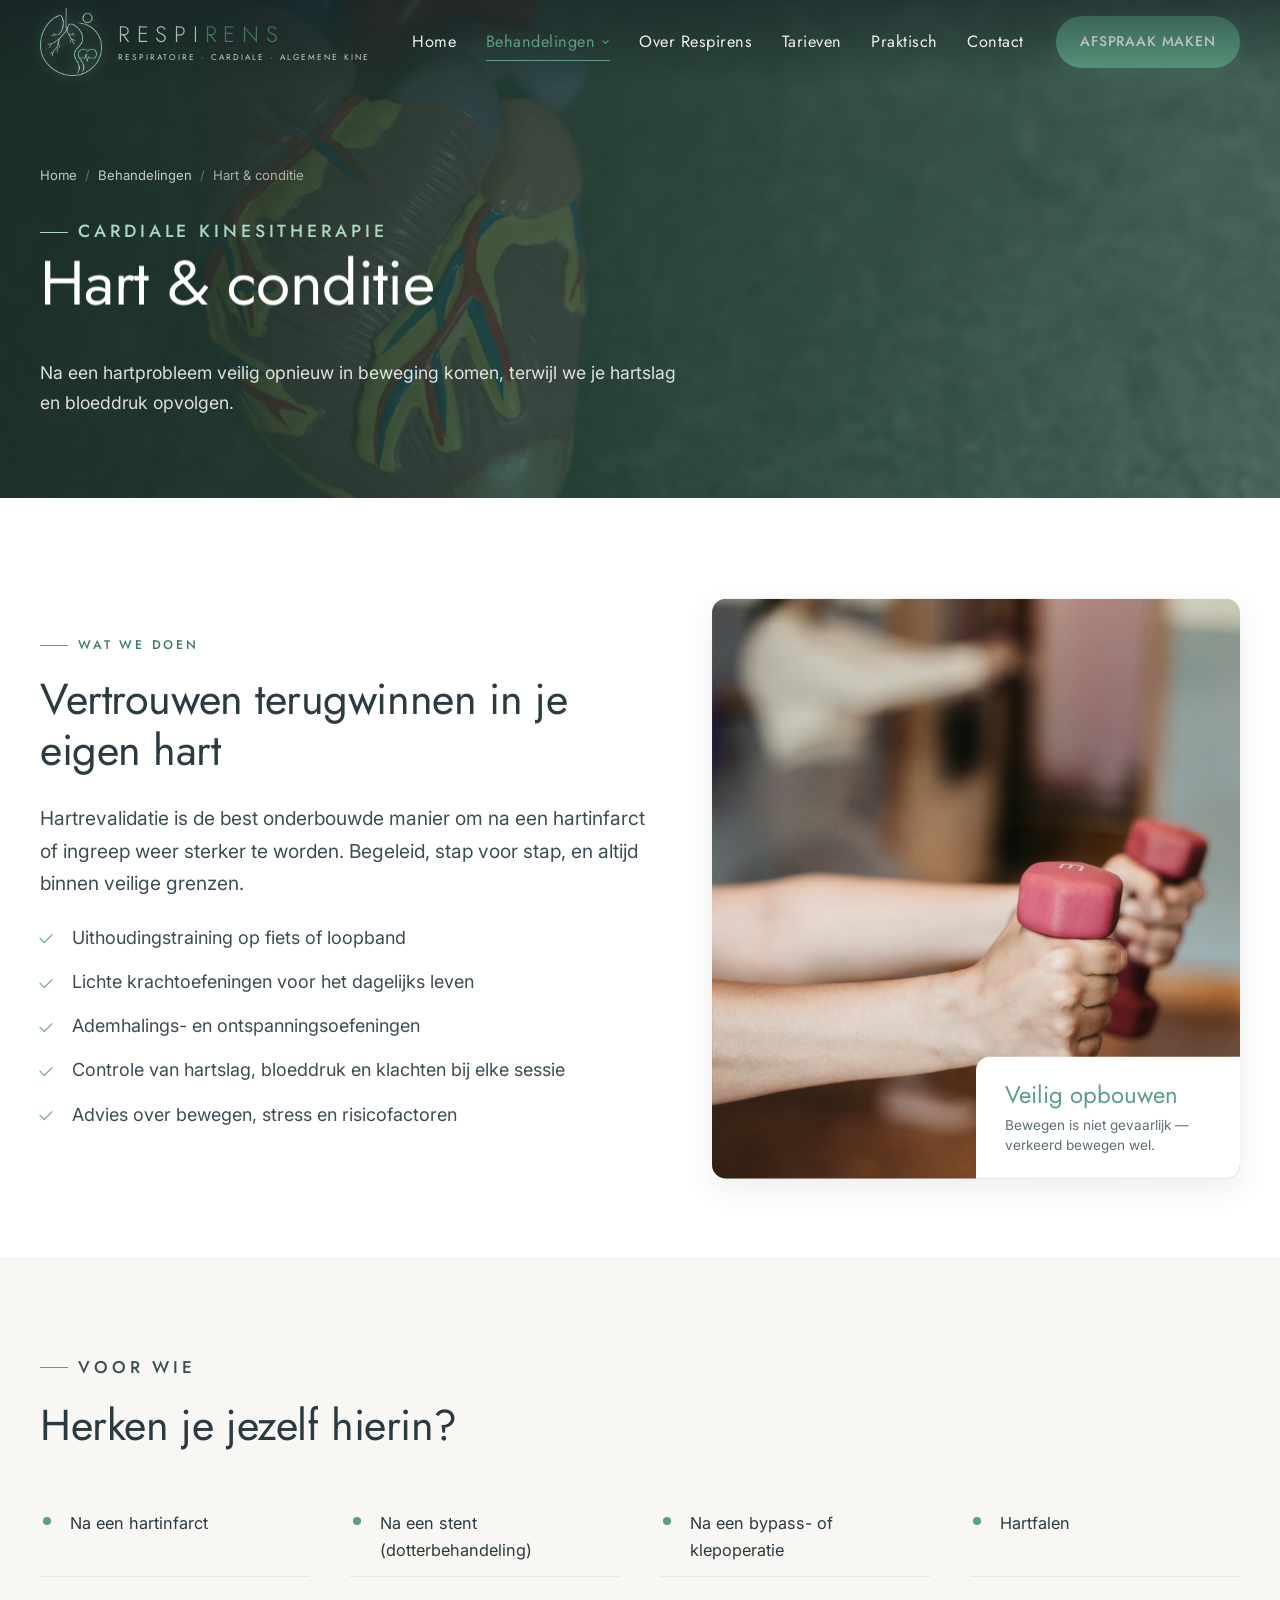
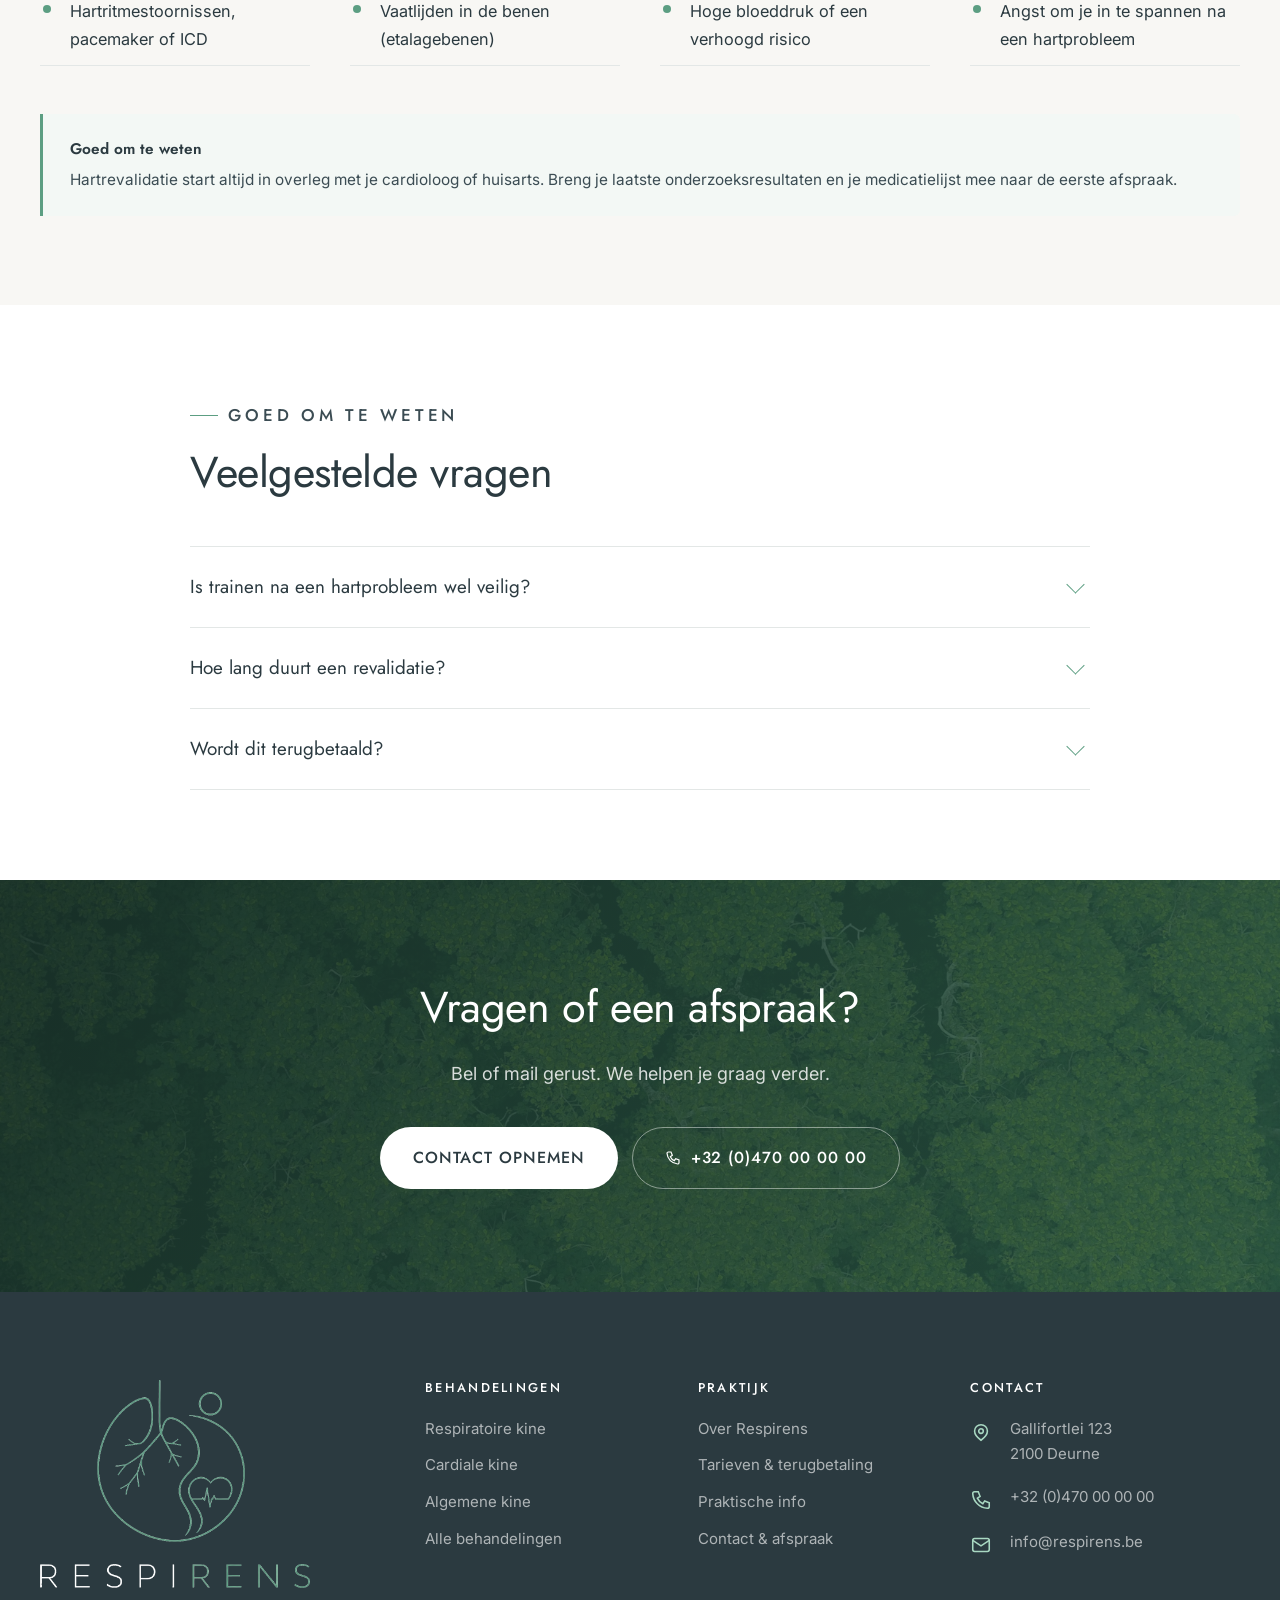
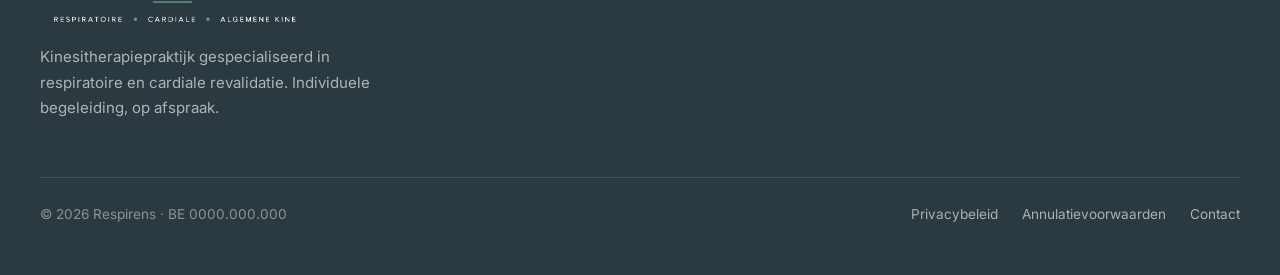
<file: cardiale-kinesitherapie.html>
<!DOCTYPE html>
<html lang="nl-BE">
<head>
<meta charset="utf-8">
<meta name="viewport" content="width=device-width, initial-scale=1">
<title>Cardiale kinesitherapie &amp; hartrevalidatie — Respirens</title>
<meta name="description" content="Cardiale kinesitherapie en hartrevalidatie na een infarct, dotter, bypass of klepoperatie, en bij hartfalen. Veilige inspanningstraining met opvolging van hartslag en bloeddruk.">
<meta name="theme-color" content="#5C9E82">
<link rel="canonical" href="https://www.respirens.be/cardiale-kinesitherapie.html">
<link rel="icon" href="favicon.svg" type="image/svg+xml">
<link rel="manifest" href="manifest.webmanifest">
<link rel="apple-touch-icon" href="assets/img/apple-touch-icon.png">
<meta property="og:type" content="article">
<meta property="og:locale" content="nl_BE">
<meta property="og:site_name" content="Respirens">
<meta property="og:title" content="Cardiale kinesitherapie &amp; hartrevalidatie — Respirens">
<meta property="og:description" content="Begeleide hartrevalidatie: veilig opbouwen na een hartprobleem.">
<link rel="preconnect" href="https://fonts.googleapis.com">
<link rel="preconnect" href="https://fonts.gstatic.com" crossorigin>
<link href="https://fonts.googleapis.com/css2?family=Jost:wght@300;400;500&family=Inter:wght@400;500;600&display=swap" rel="stylesheet">
<link rel="stylesheet" href="assets/css/style.css">
</head>

<body>
<a class="skip-link" href="#main">Meteen naar de inhoud</a>

<header class="site-header">
  <div class="header-inner">
    <a class="brand" href="index.html" aria-label="Respirens — naar de startpagina">
      <img class="brand__mark" src="assets/img/logo-mark.png" alt="">
      <span class="brand__text">
        <span class="brand__word">Respi<em>rens</em></span>
        <span class="brand__sub">Respiratoire &middot; Cardiale &middot; Algemene kine</span>
      </span>
    </a>

    <nav class="nav" id="hoofdmenu" aria-label="Hoofdnavigatie">
      <ul class="nav__list">
        <li class="nav__item"><a class="nav__link" href="index.html">Home</a></li>
        <li class="nav__item nav__item--has-menu is-current">
          <a class="nav__link" href="behandelingen.html">Behandelingen
            <svg class="nav__caret" viewBox="0 0 12 12" fill="none" stroke="currentColor" stroke-width="1.6" aria-hidden="true"><path d="M2 4.5 6 8.5 10 4.5"/></svg>
          </a>
          <ul class="nav__menu">
            <li><a href="respiratoire-kinesitherapie.html">Longen &amp; ademhaling<span>Respiratoire kinesitherapie</span></a></li>
            <li><a href="cardiale-kinesitherapie.html">Hart &amp; conditie<span>Cardiale kinesitherapie</span></a></li>
            <li><a href="algemene-kinesitherapie.html">Rug, nek &amp; gewrichten<span>Algemene kinesitherapie</span></a></li>
            <li><a href="behandelingen.html">Alle behandelingen<span>Overzicht</span></a></li>
          </ul>
        </li>
        <li class="nav__item"><a class="nav__link" href="over-respirens.html">Over Respirens</a></li>
        <li class="nav__item"><a class="nav__link" href="tarieven.html">Tarieven</a></li>
        <li class="nav__item"><a class="nav__link" href="praktisch.html">Praktisch</a></li>
        <li class="nav__item"><a class="nav__link" href="contact.html">Contact</a></li>
      </ul>
      <a class="btn btn--primary btn--sm" href="contact.html#afspraak">Afspraak maken</a>
    </nav>

    <button class="burger" type="button" aria-label="Menu openen" aria-expanded="false" aria-controls="hoofdmenu">
      <span></span><span></span><span></span>
    </button>
  </div>
</header>
<div class="nav-overlay"></div>

<main id="main">

  <section class="page-hero">
    <div class="page-hero__media" style="background-image: url('assets/img/foto/hero-cardiaal.jpg');"></div>
    <div class="container">
      <nav class="breadcrumb" aria-label="Kruimelpad"><a href="index.html">Home</a> <span>/</span> <a href="behandelingen.html">Behandelingen</a> <span>/</span> Hart &amp; conditie</nav>
      <p class="eyebrow">Cardiale kinesitherapie</p>
      <h1>Hart &amp; conditie</h1>
      <p>Na een hartprobleem veilig opnieuw in beweging komen, terwijl we je hartslag en bloeddruk opvolgen.</p>
    </div>
  </section>

  <section class="section">
    <div class="container">
      <div class="split split--wide-left">
        <div class="reveal">
          <p class="eyebrow">Wat we doen</p>
          <h2>Vertrouwen terugwinnen in je eigen hart</h2>
          <p class="lead">
            Hartrevalidatie is de best onderbouwde manier om na een hartinfarct of ingreep weer
            sterker te worden. Begeleid, stap voor stap, en altijd binnen veilige grenzen.
          </p>
          <ul class="check-list mt-2">
            <li>Uithoudingstraining op fiets of loopband</li>
            <li>Lichte krachtoefeningen voor het dagelijks leven</li>
            <li>Ademhalings- en ontspanningsoefeningen</li>
            <li>Controle van hartslag, bloeddruk en klachten bij elke sessie</li>
            <li>Advies over bewegen, stress en risicofactoren</li>
          </ul>
        </div>
        <div class="photo-block photo-block--tall reveal" data-delay="1" style="background-image: url('assets/img/foto/cardiaal-detail.jpg');">
          <div class="photo-block__badge">
            <strong>Veilig opbouwen</strong>
            <span>Bewegen is niet gevaarlijk — verkeerd bewegen wel.</span>
          </div>
        </div>
      </div>
    </div>
  </section>

  <section class="section section--sand">
    <div class="container">
      <div class="section-head reveal">
        <p class="eyebrow">Voor wie</p>
        <h2>Herken je jezelf hierin?</h2>
      </div>
      <ul class="topic-list reveal">
        <li>Na een hartinfarct</li>
        <li>Na een stent (dotterbehandeling)</li>
        <li>Na een bypass- of klepoperatie</li>
        <li>Hartfalen</li>
        <li>Hartritmestoornissen, pacemaker of ICD</li>
        <li>Vaatlijden in de benen (etalagebenen)</li>
        <li>Hoge bloeddruk of een verhoogd risico</li>
        <li>Angst om je in te spannen na een hartprobleem</li>
      </ul>
      <div class="note mt-3 reveal">
        <strong>Goed om te weten</strong>
        Hartrevalidatie start altijd in overleg met je cardioloog of huisarts. Breng je laatste
        onderzoeksresultaten en je medicatielijst mee naar de eerste afspraak.
      </div>
    </div>
  </section>

  <section class="section">
    <div class="container container--narrow">
      <div class="section-head reveal">
        <p class="eyebrow">Goed om te weten</p>
        <h2>Veelgestelde vragen</h2>
      </div>
      <div class="faq reveal">
        <details class="faq__item">
          <summary>Is trainen na een hartprobleem wel veilig?</summary>
          <div class="faq__answer"><p>Ja, als het begeleid gebeurt. We bepalen je grenzen op basis van je fietsproef of wandeltest en controleren bij elke sessie je hartslag en bloeddruk.</p></div>
        </details>
        <details class="faq__item">
          <summary>Hoe lang duurt een revalidatie?</summary>
          <div class="faq__answer"><p>Meestal enkele maanden, twee tot drie keer per week. Daarna helpen we je om zelfstandig te blijven bewegen.</p></div>
        </details>
        <details class="faq__item">
          <summary>Wordt dit terugbetaald?</summary>
          <div class="faq__answer"><p>Ja, met een voorschrift. Veel hartaandoeningen vallen onder een regeling met meer sessies en een hogere terugbetaling. Zie de <a href="tarieven.html">tarievenpagina</a>.</p></div>
        </details>
      </div>
    </div>
  </section>


  <section class="cta-band">
    <div class="cta-band__media" style="background-image: url('assets/img/foto/cta.jpg');"></div>
    <div class="container reveal">
      <h2>Vragen of een afspraak?</h2>
      <p>Bel of mail gerust. We helpen je graag verder.</p>
      <div class="btn-row btn-row--center">
        <a class="btn btn--light" href="contact.html#afspraak">Contact opnemen</a>
        <a class="btn btn--outline-light" href="tel:+32470000000">
          <svg viewBox="0 0 24 24" fill="none" stroke="currentColor" stroke-width="1.8" stroke-linecap="round" aria-hidden="true"><path d="M5 3h4l2 5-3 2a12 12 0 0 0 6 6l2-3 5 2v4a2 2 0 0 1-2 2A17 17 0 0 1 3 5a2 2 0 0 1 2-2Z"/></svg>
          +32 (0)470 00 00 00
        </a>
      </div>
    </div>
  </section>

</main>

<footer class="site-footer">
  <div class="container">
    <div class="footer-grid">
      <div>
        <a class="brand brand--footer" href="index.html" aria-label="Respirens">
          <img class="brand__logo-full" src="assets/img/logo-full-wit.png" alt="Respirens — respiratoire, cardiale en algemene kinesitherapie" loading="lazy">
        </a>
        <p>Kinesitherapiepraktijk gespecialiseerd in respiratoire en cardiale revalidatie. Individuele begeleiding, op afspraak.</p>
      </div>
      <div>
        <h4>Behandelingen</h4>
        <ul class="footer-links">
          <li><a href="respiratoire-kinesitherapie.html">Respiratoire kine</a></li>
          <li><a href="cardiale-kinesitherapie.html">Cardiale kine</a></li>
          <li><a href="algemene-kinesitherapie.html">Algemene kine</a></li>
          <li><a href="behandelingen.html">Alle behandelingen</a></li>
        </ul>
      </div>
      <div>
        <h4>Praktijk</h4>
        <ul class="footer-links">
          <li><a href="over-respirens.html">Over Respirens</a></li>
          <li><a href="tarieven.html">Tarieven &amp; terugbetaling</a></li>
          <li><a href="praktisch.html">Praktische info</a></li>
          <li><a href="contact.html">Contact &amp; afspraak</a></li>
        </ul>
      </div>
      <div>
        <h4>Contact</h4>
        <ul class="info-list">
          <li>
            <svg viewBox="0 0 24 24" fill="none" stroke="currentColor" stroke-width="1.7" stroke-linecap="round" aria-hidden="true"><path d="M12 21s-7-4.9-7-10a7 7 0 1 1 14 0c0 5.1-7 10-7 10Z"/><circle cx="12" cy="11" r="2.5"/></svg>
            <span>Gallifortlei 123<br>2100 Deurne</span>
          </li>
          <li>
            <svg viewBox="0 0 24 24" fill="none" stroke="currentColor" stroke-width="1.7" stroke-linecap="round" aria-hidden="true"><path d="M5 3h4l2 5-3 2a12 12 0 0 0 6 6l2-3 5 2v4a2 2 0 0 1-2 2A17 17 0 0 1 3 5a2 2 0 0 1 2-2Z"/></svg>
            <a href="tel:+32470000000">+32 (0)470 00 00 00</a>
          </li>
          <li>
            <svg viewBox="0 0 24 24" fill="none" stroke="currentColor" stroke-width="1.7" stroke-linecap="round" aria-hidden="true"><rect x="3" y="5" width="18" height="14" rx="2"/><path d="m3 7 9 6 9-6"/></svg>
            <a href="mailto:info@respirens.be">info@respirens.be</a>
          </li>
        </ul>
      </div>
    </div>
    <div class="footer-bottom">
      <p>&copy; <span data-year>2026</span> Respirens &middot; BE 0000.000.000</p>
      <nav aria-label="Juridisch">
        <a href="privacybeleid.html">Privacybeleid</a>
        <a href="praktisch.html#annuleren">Annulatievoorwaarden</a>
        <a href="contact.html">Contact</a>
      </nav>
    </div>
  </div>
</footer>

<a class="btn btn--primary fab" href="contact.html#afspraak">Afspraak maken</a>
<script src="assets/js/main.js" defer></script>
<script src="assets/js/lenis.min.js" defer></script>
<script src="assets/js/motion.js" defer></script>
</body>
</html>
</file>
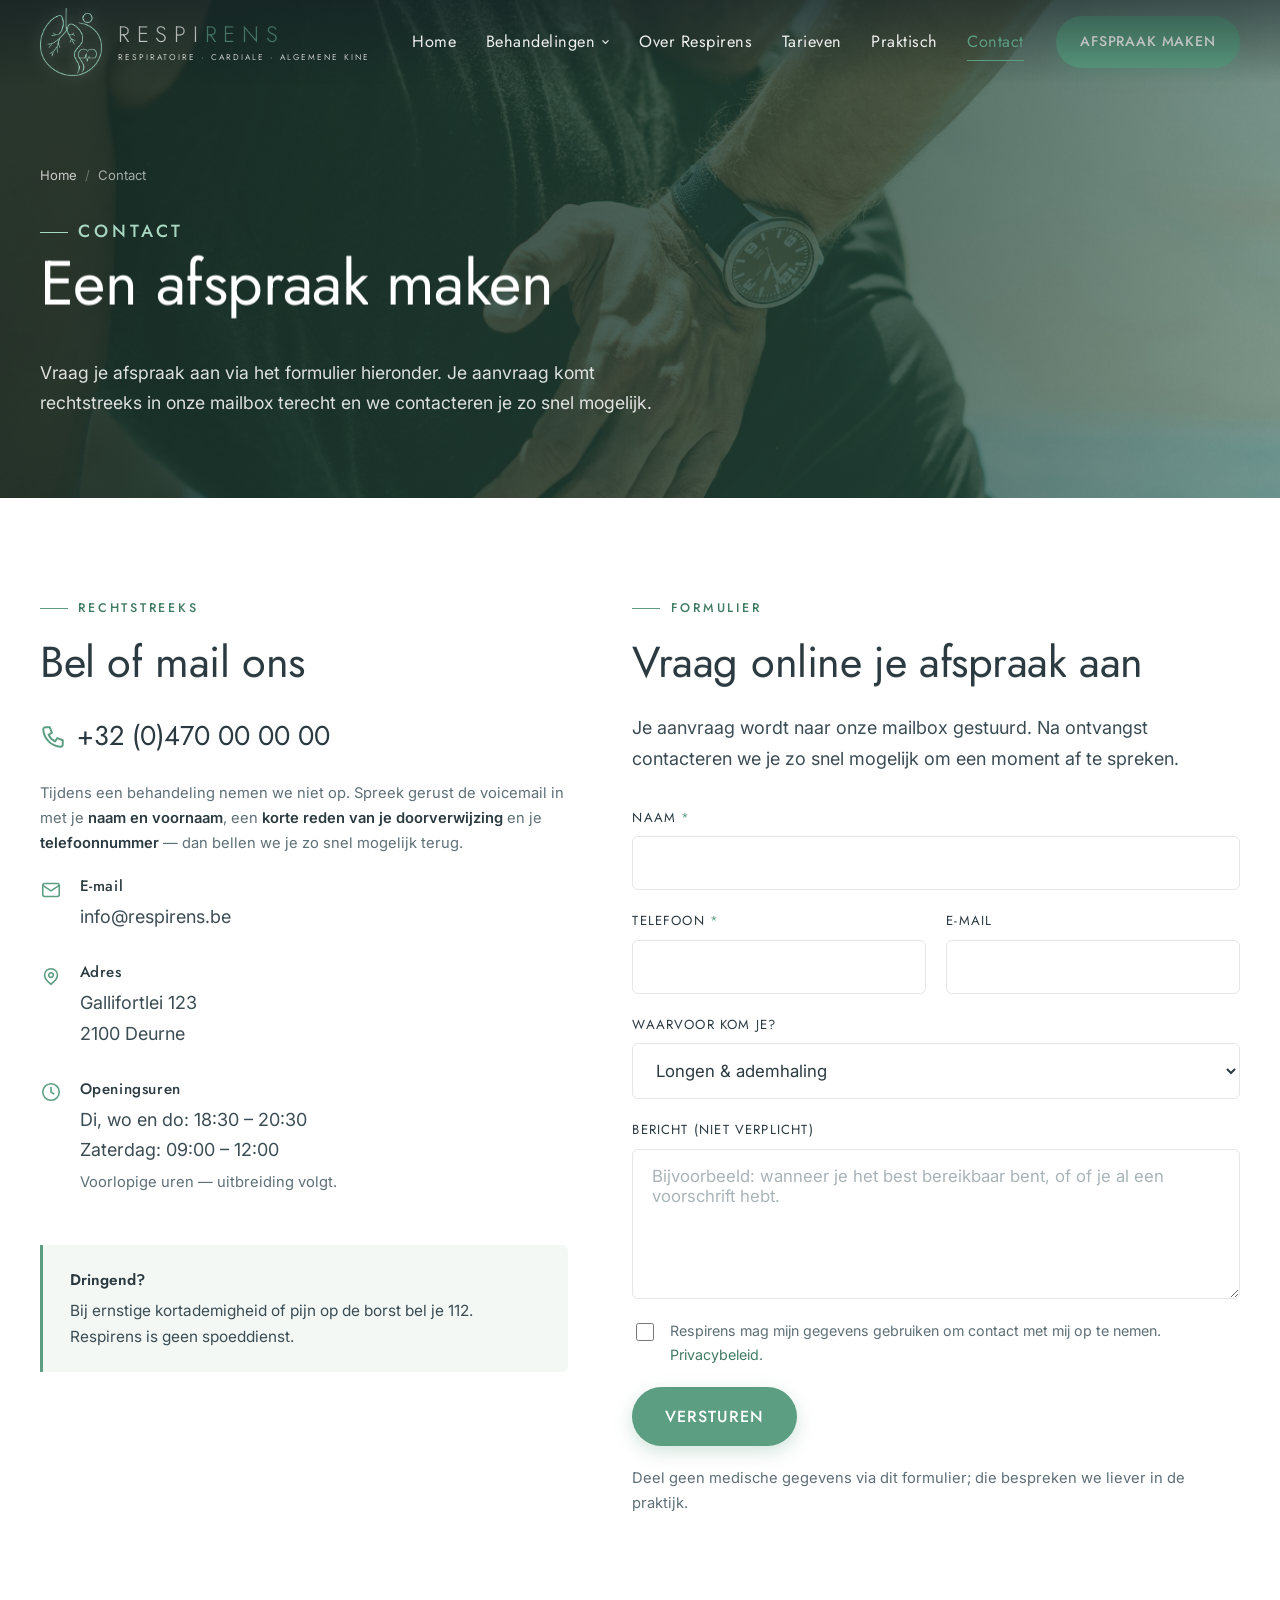
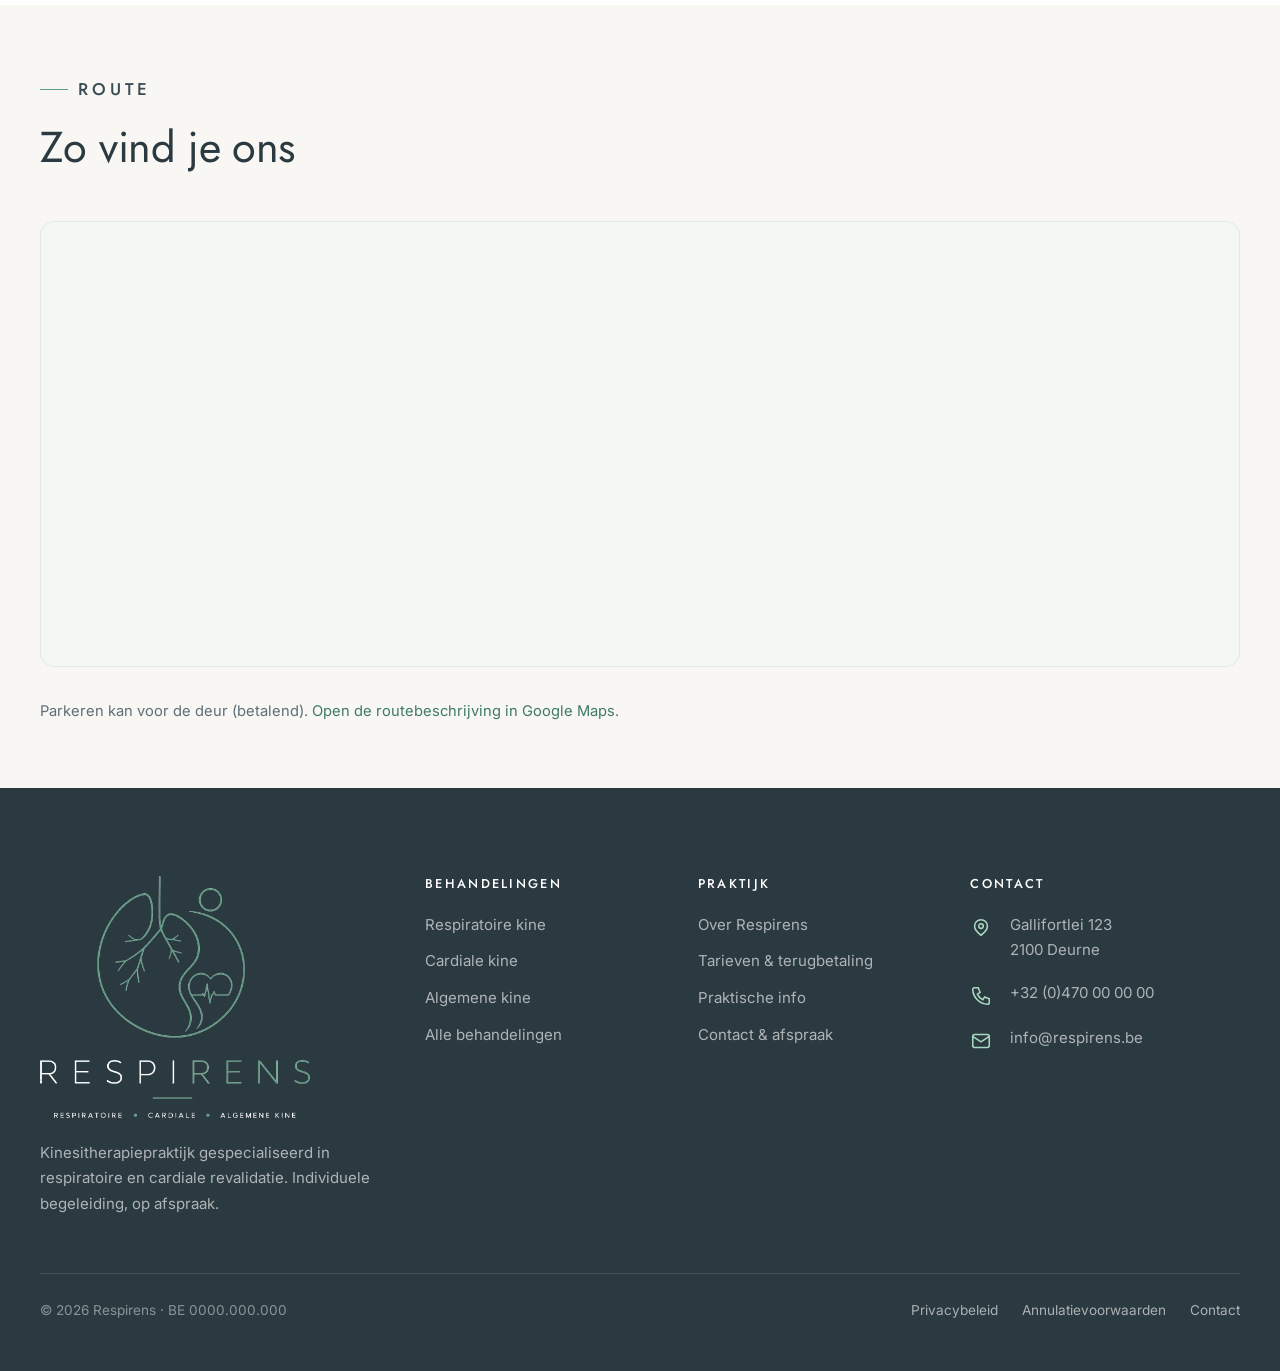
<file: contact.html>
<!DOCTYPE html>
<html lang="nl-BE">
<head>
<meta charset="utf-8">
<meta name="viewport" content="width=device-width, initial-scale=1">
<title>Contact &amp; afspraak maken — Respirens</title>
<meta name="description" content="Maak een afspraak bij Respirens kinesitherapie. Contactgegevens, openingsuren, route en een online aanvraagformulier.">
<meta name="theme-color" content="#5C9E82">
<link rel="canonical" href="https://www.respirens.be/contact.html">
<link rel="icon" href="favicon.svg" type="image/svg+xml">
<link rel="manifest" href="manifest.webmanifest">
<link rel="apple-touch-icon" href="assets/img/apple-touch-icon.png">
<meta property="og:type" content="website">
<meta property="og:locale" content="nl_BE">
<meta property="og:site_name" content="Respirens">
<meta property="og:title" content="Contact &amp; afspraak maken — Respirens">
<meta property="og:description" content="Bel, mail of vraag online een afspraak aan. Antwoord binnen één werkdag.">
<link rel="preconnect" href="https://fonts.googleapis.com">
<link rel="preconnect" href="https://fonts.gstatic.com" crossorigin>
<link href="https://fonts.googleapis.com/css2?family=Jost:wght@300;400;500&family=Inter:wght@400;500;600&display=swap" rel="stylesheet">
<link rel="stylesheet" href="assets/css/style.css">
</head>

<body>
<a class="skip-link" href="#main">Meteen naar de inhoud</a>

<header class="site-header">
  <div class="header-inner">
    <a class="brand" href="index.html" aria-label="Respirens — naar de startpagina">
      <img class="brand__mark" src="assets/img/logo-mark.png" alt="">
      <span class="brand__text">
        <span class="brand__word">Respi<em>rens</em></span>
        <span class="brand__sub">Respiratoire &middot; Cardiale &middot; Algemene kine</span>
      </span>
    </a>

    <nav class="nav" id="hoofdmenu" aria-label="Hoofdnavigatie">
      <ul class="nav__list">
        <li class="nav__item"><a class="nav__link" href="index.html">Home</a></li>
        <li class="nav__item nav__item--has-menu">
          <a class="nav__link" href="behandelingen.html">Behandelingen
            <svg class="nav__caret" viewBox="0 0 12 12" fill="none" stroke="currentColor" stroke-width="1.6" aria-hidden="true"><path d="M2 4.5 6 8.5 10 4.5"/></svg>
          </a>
          <ul class="nav__menu">
            <li><a href="respiratoire-kinesitherapie.html">Longen &amp; ademhaling<span>Respiratoire kinesitherapie</span></a></li>
            <li><a href="cardiale-kinesitherapie.html">Hart &amp; conditie<span>Cardiale kinesitherapie</span></a></li>
            <li><a href="algemene-kinesitherapie.html">Rug, nek &amp; gewrichten<span>Algemene kinesitherapie</span></a></li>
            <li><a href="behandelingen.html">Alle behandelingen<span>Overzicht</span></a></li>
          </ul>
        </li>
        <li class="nav__item"><a class="nav__link" href="over-respirens.html">Over Respirens</a></li>
        <li class="nav__item"><a class="nav__link" href="tarieven.html">Tarieven</a></li>
        <li class="nav__item"><a class="nav__link" href="praktisch.html">Praktisch</a></li>
        <li class="nav__item is-current"><a class="nav__link" href="contact.html">Contact</a></li>
      </ul>
      <a class="btn btn--primary btn--sm" href="#afspraak">Afspraak maken</a>
    </nav>

    <button class="burger" type="button" aria-label="Menu openen" aria-expanded="false" aria-controls="hoofdmenu">
      <span></span><span></span><span></span>
    </button>
  </div>
</header>
<div class="nav-overlay"></div>

<main id="main">

  <section class="page-hero">
    <div class="page-hero__media" style="background-image: url('assets/img/foto/hero-contact-2.jpg');"></div>
    <div class="container">
      <nav class="breadcrumb" aria-label="Kruimelpad"><a href="index.html">Home</a> <span>/</span> Contact</nav>
      <p class="eyebrow">Contact</p>
      <h1>Een afspraak maken</h1>
      <p>Vraag je afspraak aan via het formulier hieronder. Je aanvraag komt rechtstreeks in onze mailbox terecht en we contacteren je zo snel mogelijk.</p>
    </div>
  </section>

  <section class="section" id="afspraak">
    <div class="container">
      <div class="contact-grid">

        <div class="reveal">
          <p class="eyebrow">Rechtstreeks</p>
          <h2>Bel of mail ons</h2>
          <p><a class="phone-line" href="tel:+32470000000">
            <svg viewBox="0 0 24 24" fill="none" stroke="currentColor" stroke-width="1.8" stroke-linecap="round" aria-hidden="true"><path d="M5 3h4l2 5-3 2a12 12 0 0 0 6 6l2-3 5 2v4a2 2 0 0 1-2 2A17 17 0 0 1 3 5a2 2 0 0 1 2-2Z"/></svg>
            +32 (0)470 00 00 00
          </a></p>
          <p class="form__note">Tijdens een behandeling nemen we niet op. Spreek gerust de voicemail in met je <strong>naam en voornaam</strong>, een <strong>korte reden van je doorverwijzing</strong> en je <strong>telefoonnummer</strong> &mdash; dan bellen we je zo snel mogelijk terug.</p>
          <ul class="info-list mt-3">
            <li>
              <svg viewBox="0 0 24 24" fill="none" stroke="currentColor" stroke-width="1.7" stroke-linecap="round" aria-hidden="true"><rect x="3" y="5" width="18" height="14" rx="2"/><path d="m3 7 9 6 9-6"/></svg>
              <span><strong>E-mail</strong><a href="mailto:info@respirens.be">info@respirens.be</a></span>
            </li>
            <li>
              <svg viewBox="0 0 24 24" fill="none" stroke="currentColor" stroke-width="1.7" stroke-linecap="round" aria-hidden="true"><path d="M12 21s-7-4.9-7-10a7 7 0 1 1 14 0c0 5.1-7 10-7 10Z"/><circle cx="12" cy="11" r="2.5"/></svg>
              <span><strong>Adres</strong>Gallifortlei 123<br>2100 Deurne</span>
            </li>
            <li>
              <svg viewBox="0 0 24 24" fill="none" stroke="currentColor" stroke-width="1.7" stroke-linecap="round" aria-hidden="true"><circle cx="12" cy="12" r="9"/><path d="M12 7v5l3 2"/></svg>
              <span><strong>Openingsuren</strong>Di, wo en do: 18:30 &ndash; 20:30<br>Zaterdag: 09:00 &ndash; 12:00<br><span class="form__note">Voorlopige uren &mdash; uitbreiding volgt.</span></span>
            </li>
          </ul>

          <div class="note mt-3">
            <strong>Dringend?</strong>
            Bij ernstige kortademigheid of pijn op de borst bel je 112. Respirens is geen spoeddienst.
          </div>
        </div>

        <div class="reveal" data-delay="1">
          <p class="eyebrow">Formulier</p>
          <h2>Vraag online je afspraak aan</h2>
          <p>Je aanvraag wordt naar onze mailbox gestuurd. Na ontvangst contacteren we je zo snel mogelijk om een moment af te spreken.</p>

          <!--
            FORMULIER ACTIVEREN
            Maak een gratis account op formspree.io en vervang hieronder
            VUL-HIER-JE-FORMULIER-ID-IN door je eigen endpoint (zie README).
          -->
          <form class="form mt-2" id="contact-form"
                action="https://formspree.io/f/VUL-HIER-JE-FORMULIER-ID-IN"
                method="POST"
                data-mailto="info@respirens.be">

            <div class="field">
              <label for="naam">Naam <span class="req">*</span></label>
              <input type="text" id="naam" name="naam" autocomplete="name" required>
            </div>
            <div class="form__row">
              <div class="field">
                <label for="telefoon">Telefoon <span class="req">*</span></label>
                <input type="tel" id="telefoon" name="telefoon" autocomplete="tel" required>
              </div>
              <div class="field">
                <label for="email">E-mail</label>
                <input type="email" id="email" name="email" autocomplete="email">
              </div>
            </div>
            <div class="field">
              <label for="onderwerp">Waarvoor kom je?</label>
              <select id="onderwerp" name="onderwerp">
                <option>Longen &amp; ademhaling</option>
                <option>Hart &amp; conditie</option>
                <option>Rug, nek of gewrichten</option>
                <option>Een vraag</option>
              </select>
            </div>
            <div class="field">
              <label for="bericht">Bericht (niet verplicht)</label>
              <textarea id="bericht" name="bericht" placeholder="Bijvoorbeeld: wanneer je het best bereikbaar bent, of of je al een voorschrift hebt."></textarea>
            </div>
            <input type="hidden" name="moment" value="">

            <div class="visually-hidden" aria-hidden="true">
              <label for="website">Laat dit veld leeg</label>
              <input type="text" id="website" name="_gotcha" tabindex="-1" autocomplete="off">
            </div>

            <label class="form__consent">
              <input type="checkbox" name="akkoord" required>
              <span>Respirens mag mijn gegevens gebruiken om contact met mij op te nemen. <a href="privacybeleid.html">Privacybeleid</a>.</span>
            </label>

            <div class="form-status" role="status" aria-live="polite"></div>
            <div><button class="btn btn--primary" type="submit">Versturen</button></div>
            <p class="form__note">Deel geen medische gegevens via dit formulier; die bespreken we liever in de praktijk.</p>
          </form>
        </div>
      </div>
    </div>
  </section>

  <section class="section section--sand section--tight">
    <div class="container">
      <div class="section-head reveal">
        <p class="eyebrow">Route</p>
        <h2>Zo vind je ons</h2>
      </div>
      <div class="map-embed reveal">
        <iframe src="https://maps.google.com/maps?q=Gallifortlei%20123%2C%202100%20Deurne%2C%20Belgi%C3%AB&z=16&ie=UTF8&output=embed"
                title="Kaart met de locatie van Respirens, Gallifortlei 123, 2100 Deurne"
                loading="lazy" referrerpolicy="no-referrer-when-downgrade" allowfullscreen></iframe>
      </div>
      <p class="form__note mt-2 reveal">Parkeren kan voor de deur (betalend). <a href="https://www.google.com/maps/dir/?api=1&destination=Gallifortlei+123,+2100+Deurne" target="_blank" rel="noopener">Open de routebeschrijving in Google Maps</a>.</p>
    </div>
  </section>


</main>

<footer class="site-footer">
  <div class="container">
    <div class="footer-grid">
      <div>
        <a class="brand brand--footer" href="index.html" aria-label="Respirens">
          <img class="brand__logo-full" src="assets/img/logo-full-wit.png" alt="Respirens — respiratoire, cardiale en algemene kinesitherapie" loading="lazy">
        </a>
        <p>Kinesitherapiepraktijk gespecialiseerd in respiratoire en cardiale revalidatie. Individuele begeleiding, op afspraak.</p>
      </div>
      <div>
        <h4>Behandelingen</h4>
        <ul class="footer-links">
          <li><a href="respiratoire-kinesitherapie.html">Respiratoire kine</a></li>
          <li><a href="cardiale-kinesitherapie.html">Cardiale kine</a></li>
          <li><a href="algemene-kinesitherapie.html">Algemene kine</a></li>
          <li><a href="behandelingen.html">Alle behandelingen</a></li>
        </ul>
      </div>
      <div>
        <h4>Praktijk</h4>
        <ul class="footer-links">
          <li><a href="over-respirens.html">Over Respirens</a></li>
          <li><a href="tarieven.html">Tarieven &amp; terugbetaling</a></li>
          <li><a href="praktisch.html">Praktische info</a></li>
          <li><a href="contact.html">Contact &amp; afspraak</a></li>
        </ul>
      </div>
      <div>
        <h4>Contact</h4>
        <ul class="info-list">
          <li>
            <svg viewBox="0 0 24 24" fill="none" stroke="currentColor" stroke-width="1.7" stroke-linecap="round" aria-hidden="true"><path d="M12 21s-7-4.9-7-10a7 7 0 1 1 14 0c0 5.1-7 10-7 10Z"/><circle cx="12" cy="11" r="2.5"/></svg>
            <span>Gallifortlei 123<br>2100 Deurne</span>
          </li>
          <li>
            <svg viewBox="0 0 24 24" fill="none" stroke="currentColor" stroke-width="1.7" stroke-linecap="round" aria-hidden="true"><path d="M5 3h4l2 5-3 2a12 12 0 0 0 6 6l2-3 5 2v4a2 2 0 0 1-2 2A17 17 0 0 1 3 5a2 2 0 0 1 2-2Z"/></svg>
            <a href="tel:+32470000000">+32 (0)470 00 00 00</a>
          </li>
          <li>
            <svg viewBox="0 0 24 24" fill="none" stroke="currentColor" stroke-width="1.7" stroke-linecap="round" aria-hidden="true"><rect x="3" y="5" width="18" height="14" rx="2"/><path d="m3 7 9 6 9-6"/></svg>
            <a href="mailto:info@respirens.be">info@respirens.be</a>
          </li>
        </ul>
      </div>
    </div>
    <div class="footer-bottom">
      <p>&copy; <span data-year>2026</span> Respirens &middot; BE 0000.000.000</p>
      <nav aria-label="Juridisch">
        <a href="privacybeleid.html">Privacybeleid</a>
        <a href="praktisch.html#annuleren">Annulatievoorwaarden</a>
        <a href="contact.html">Contact</a>
      </nav>
    </div>
  </div>
</footer>

<script src="assets/js/main.js" defer></script>
<script src="assets/js/lenis.min.js" defer></script>
<script src="assets/js/motion.js" defer></script>
</body>
</html>
</file>
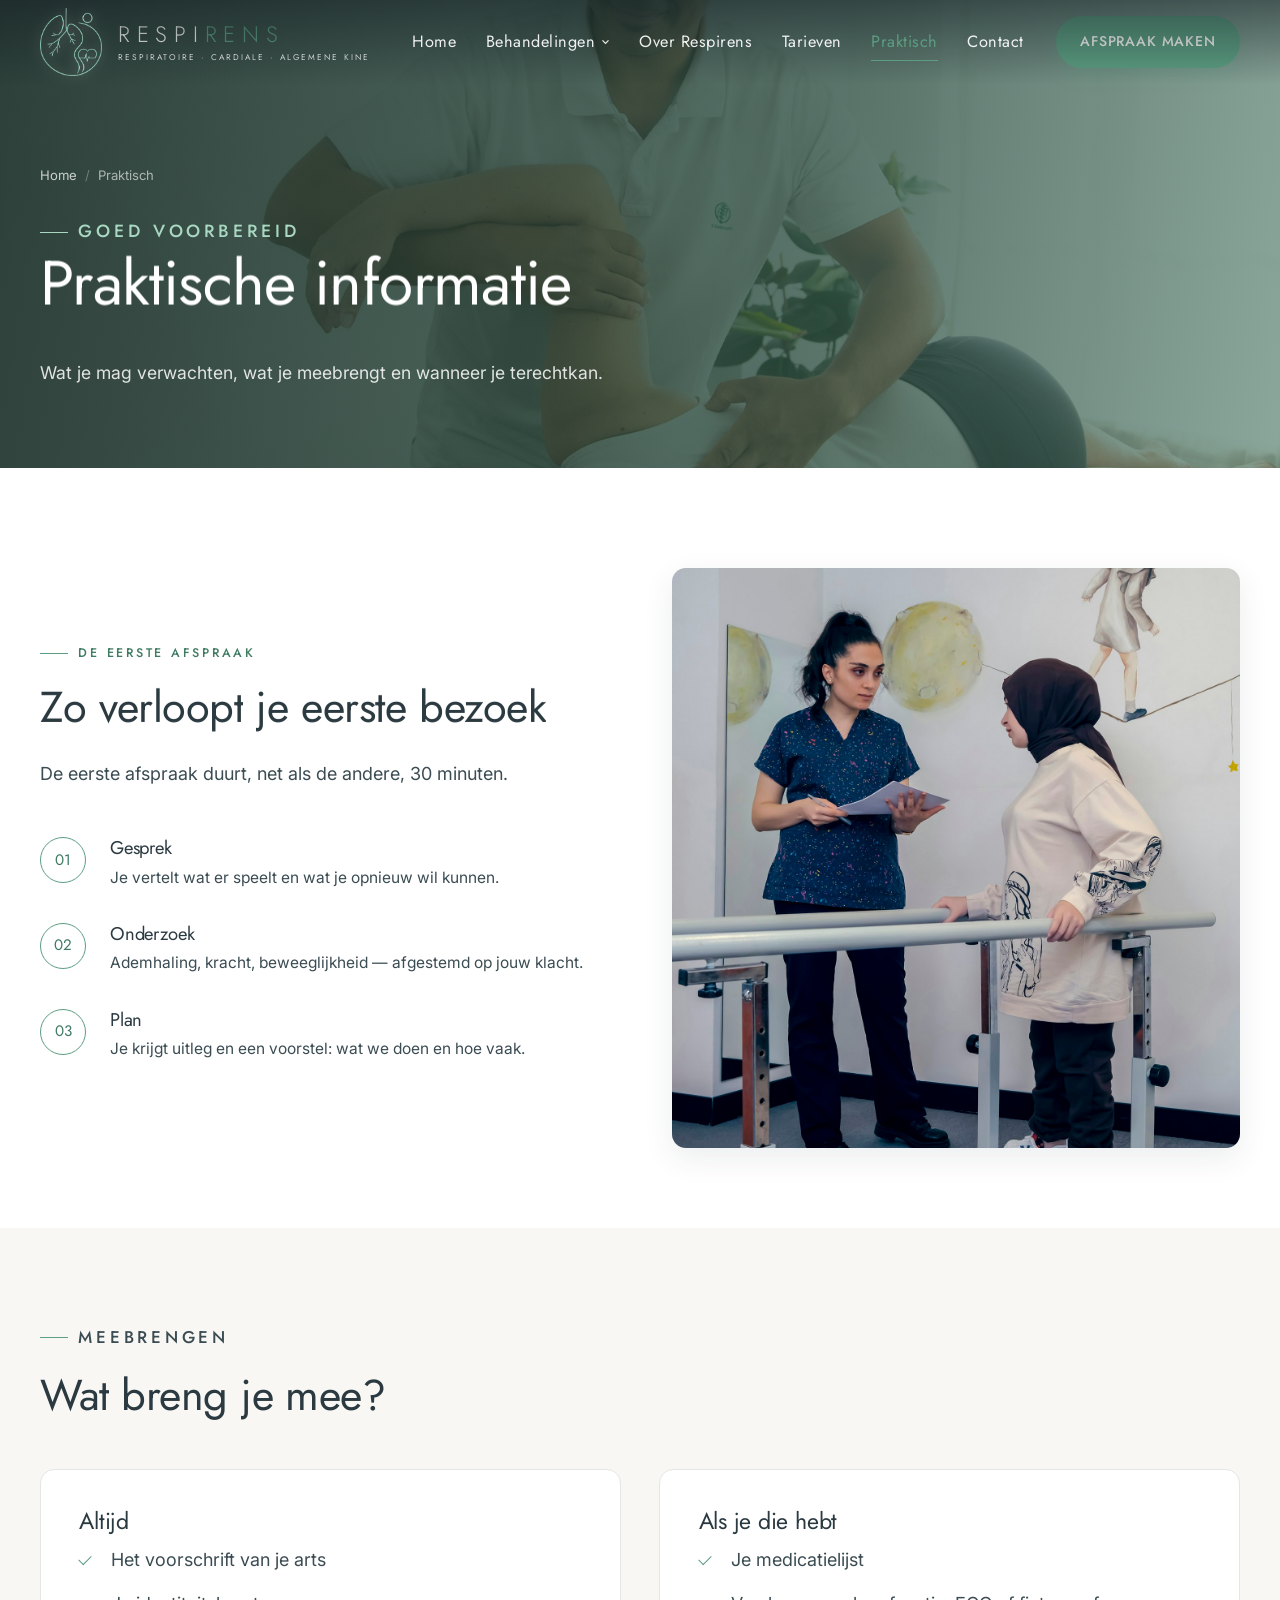
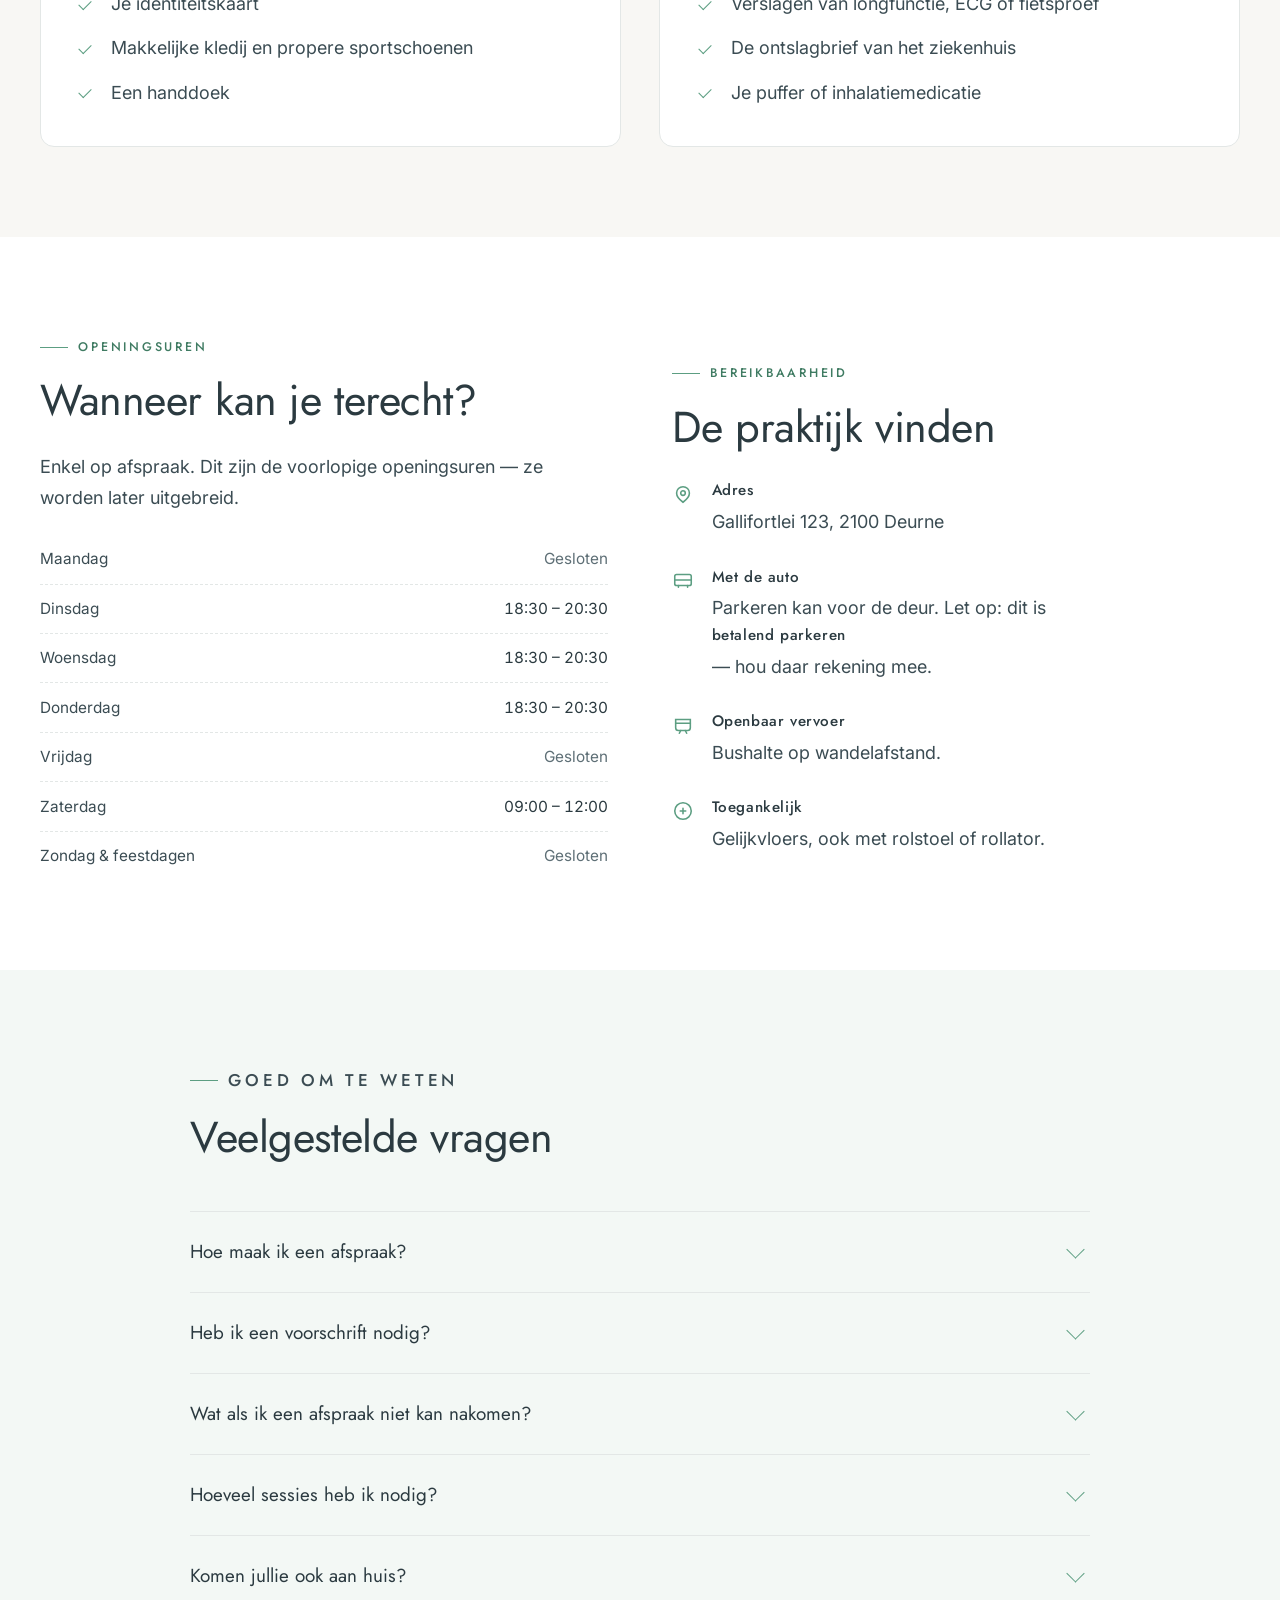
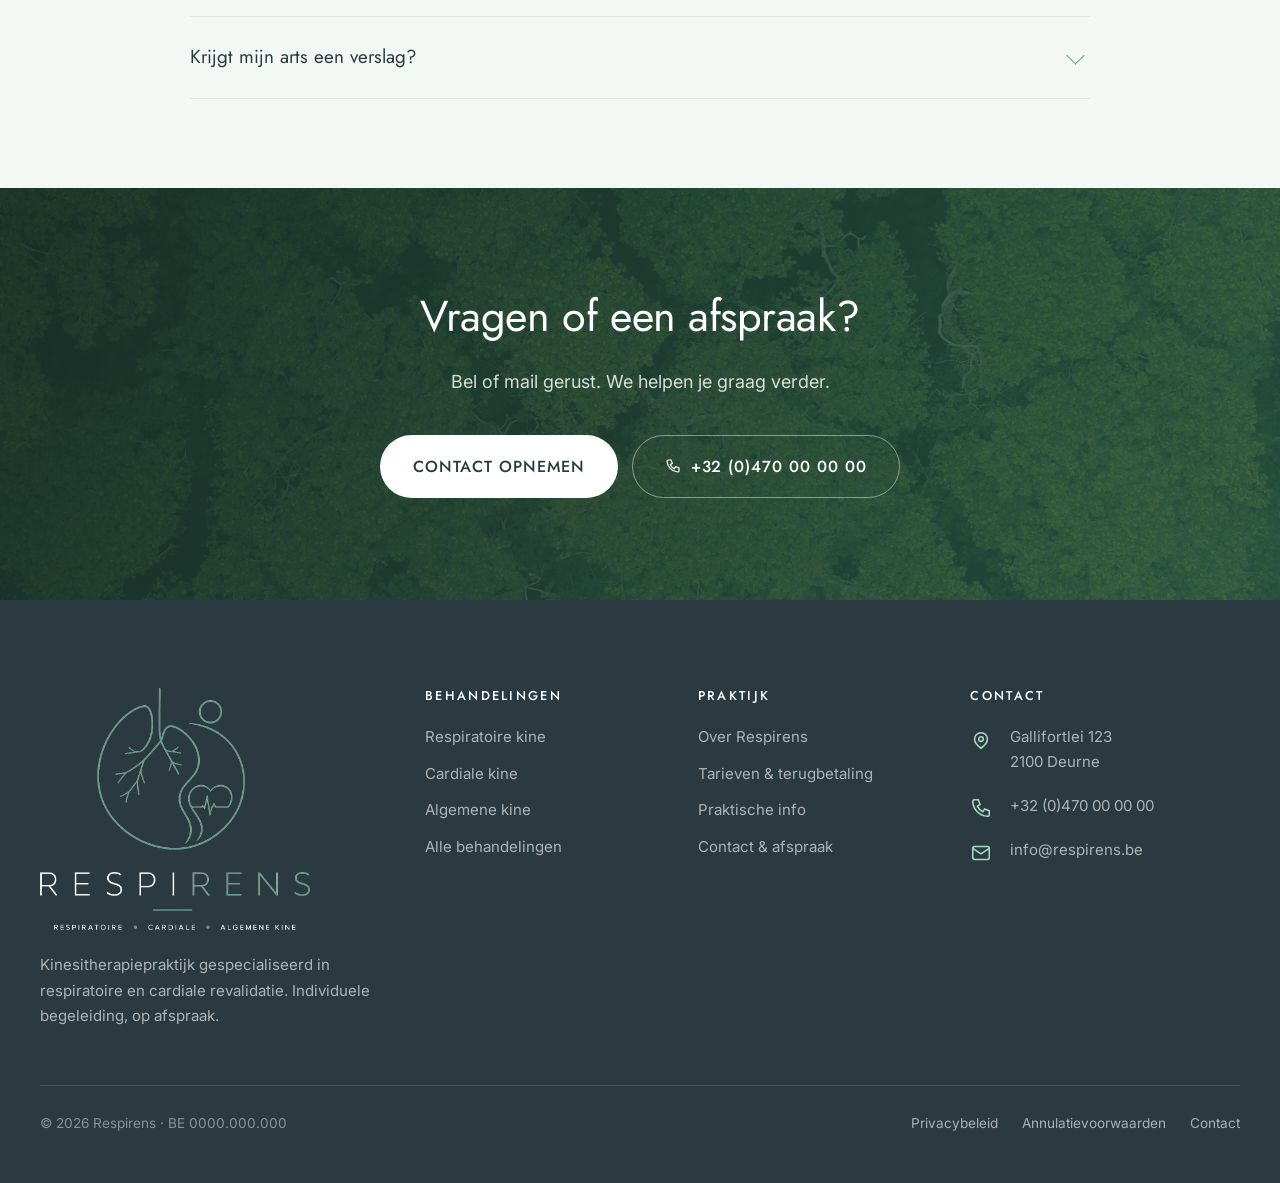
<file: praktisch.html>
<!DOCTYPE html>
<html lang="nl-BE">
<head>
<meta charset="utf-8">
<meta name="viewport" content="width=device-width, initial-scale=1">
<title>Praktische info &amp; veelgestelde vragen — Respirens</title>
<meta name="description" content="Alles wat je moet weten voor je eerste afspraak bij Respirens: wat meebrengen, openingsuren, bereikbaarheid, annulatievoorwaarden en veelgestelde vragen.">
<meta name="theme-color" content="#5C9E82">
<link rel="canonical" href="https://www.respirens.be/praktisch.html">
<link rel="icon" href="favicon.svg" type="image/svg+xml">
<link rel="manifest" href="manifest.webmanifest">
<link rel="apple-touch-icon" href="assets/img/apple-touch-icon.png">
<meta property="og:type" content="website">
<meta property="og:locale" content="nl_BE">
<meta property="og:site_name" content="Respirens">
<meta property="og:title" content="Praktische info &amp; veelgestelde vragen — Respirens">
<meta property="og:description" content="Wat breng je mee, hoe verloopt de eerste afspraak en wat zijn de openingsuren?">
<link rel="preconnect" href="https://fonts.googleapis.com">
<link rel="preconnect" href="https://fonts.gstatic.com" crossorigin>
<link href="https://fonts.googleapis.com/css2?family=Jost:wght@300;400;500&family=Inter:wght@400;500;600&display=swap" rel="stylesheet">
<link rel="stylesheet" href="assets/css/style.css">
</head>

<body>
<a class="skip-link" href="#main">Meteen naar de inhoud</a>

<header class="site-header">
  <div class="header-inner">
    <a class="brand" href="index.html" aria-label="Respirens — naar de startpagina">
      <img class="brand__mark" src="assets/img/logo-mark.png" alt="">
      <span class="brand__text">
        <span class="brand__word">Respi<em>rens</em></span>
        <span class="brand__sub">Respiratoire &middot; Cardiale &middot; Algemene kine</span>
      </span>
    </a>

    <nav class="nav" id="hoofdmenu" aria-label="Hoofdnavigatie">
      <ul class="nav__list">
        <li class="nav__item"><a class="nav__link" href="index.html">Home</a></li>
        <li class="nav__item nav__item--has-menu">
          <a class="nav__link" href="behandelingen.html">Behandelingen
            <svg class="nav__caret" viewBox="0 0 12 12" fill="none" stroke="currentColor" stroke-width="1.6" aria-hidden="true"><path d="M2 4.5 6 8.5 10 4.5"/></svg>
          </a>
          <ul class="nav__menu">
            <li><a href="respiratoire-kinesitherapie.html">Longen &amp; ademhaling<span>Respiratoire kinesitherapie</span></a></li>
            <li><a href="cardiale-kinesitherapie.html">Hart &amp; conditie<span>Cardiale kinesitherapie</span></a></li>
            <li><a href="algemene-kinesitherapie.html">Rug, nek &amp; gewrichten<span>Algemene kinesitherapie</span></a></li>
            <li><a href="behandelingen.html">Alle behandelingen<span>Overzicht</span></a></li>
          </ul>
        </li>
        <li class="nav__item"><a class="nav__link" href="over-respirens.html">Over Respirens</a></li>
        <li class="nav__item"><a class="nav__link" href="tarieven.html">Tarieven</a></li>
        <li class="nav__item is-current"><a class="nav__link" href="praktisch.html">Praktisch</a></li>
        <li class="nav__item"><a class="nav__link" href="contact.html">Contact</a></li>
      </ul>
      <a class="btn btn--primary btn--sm" href="contact.html#afspraak">Afspraak maken</a>
    </nav>

    <button class="burger" type="button" aria-label="Menu openen" aria-expanded="false" aria-controls="hoofdmenu">
      <span></span><span></span><span></span>
    </button>
  </div>
</header>
<div class="nav-overlay"></div>

<main id="main">

  <section class="page-hero">
    <div class="page-hero__media" style="background-image: url('assets/img/foto/hero-praktisch-2.jpg');"></div>
    <div class="container">
      <nav class="breadcrumb" aria-label="Kruimelpad"><a href="index.html">Home</a> <span>/</span> Praktisch</nav>
      <p class="eyebrow">Goed voorbereid</p>
      <h1>Praktische informatie</h1>
      <p>Wat je mag verwachten, wat je meebrengt en wanneer je terechtkan.</p>
    </div>
  </section>

  <section class="section">
    <div class="container">
      <div class="split">
        <div class="reveal">
          <p class="eyebrow">De eerste afspraak</p>
          <h2>Zo verloopt je eerste bezoek</h2>
          <p>De eerste afspraak duurt, net als de andere, 30 minuten.</p>
          <div class="steps mt-3">
            <div class="step"><div><h3>Gesprek</h3><p>Je vertelt wat er speelt en wat je opnieuw wil kunnen.</p></div></div>
            <div class="step"><div><h3>Onderzoek</h3><p>Ademhaling, kracht, beweeglijkheid — afgestemd op jouw klacht.</p></div></div>
            <div class="step"><div><h3>Plan</h3><p>Je krijgt uitleg en een voorstel: wat we doen en hoe vaak.</p></div></div>
          </div>
        </div>
        <div class="photo-block photo-block--tall reveal" data-delay="1" style="background-image: url('assets/img/foto/eerste-afspraak-2.jpg');"></div>
      </div>
    </div>
  </section>

  <section class="section section--sand">
    <div class="container">
      <div class="section-head reveal">
        <p class="eyebrow">Meebrengen</p>
        <h2>Wat breng je mee?</h2>
      </div>
      <div class="grid grid--2">
        <article class="card reveal">
          <h3>Altijd</h3>
          <ul class="check-list">
            <li>Het voorschrift van je arts</li>
            <li>Je identiteitskaart</li>
            <li>Makkelijke kledij en propere sportschoenen</li>
            <li>Een handdoek</li>
          </ul>
        </article>
        <article class="card reveal" data-delay="1">
          <h3>Als je die hebt</h3>
          <ul class="check-list">
            <li>Je medicatielijst</li>
            <li>Verslagen van longfunctie, ECG of fietsproef</li>
            <li>De ontslagbrief van het ziekenhuis</li>
            <li>Je puffer of inhalatiemedicatie</li>
          </ul>
        </article>
      </div>
    </div>
  </section>

  <section class="section">
    <div class="container">
      <div class="split">
        <div class="reveal">
          <p class="eyebrow">Openingsuren</p>
          <h2>Wanneer kan je terecht?</h2>
          <p>Enkel op afspraak. Dit zijn de voorlopige openingsuren &mdash; ze worden later uitgebreid.</p>
          <ul class="hours mt-2">
            <li class="is-closed"><span>Maandag</span> <span>Gesloten</span></li>
            <li><span>Dinsdag</span> <span>18:30 &ndash; 20:30</span></li>
            <li><span>Woensdag</span> <span>18:30 &ndash; 20:30</span></li>
            <li><span>Donderdag</span> <span>18:30 &ndash; 20:30</span></li>
            <li class="is-closed"><span>Vrijdag</span> <span>Gesloten</span></li>
            <li><span>Zaterdag</span> <span>09:00 &ndash; 12:00</span></li>
            <li class="is-closed"><span>Zondag &amp; feestdagen</span> <span>Gesloten</span></li>
          </ul>
        </div>
        <div class="reveal" data-delay="1">
          <p class="eyebrow">Bereikbaarheid</p>
          <h2>De praktijk vinden</h2>
          <ul class="info-list mt-2">
            <li>
              <svg viewBox="0 0 24 24" fill="none" stroke="currentColor" stroke-width="1.7" stroke-linecap="round" aria-hidden="true"><path d="M12 21s-7-4.9-7-10a7 7 0 1 1 14 0c0 5.1-7 10-7 10Z"/><circle cx="12" cy="11" r="2.5"/></svg>
              <span><strong>Adres</strong>Gallifortlei 123, 2100 Deurne</span>
            </li>
            <li>
              <svg viewBox="0 0 24 24" fill="none" stroke="currentColor" stroke-width="1.7" stroke-linecap="round" aria-hidden="true"><rect x="3" y="6" width="18" height="12" rx="2"/><path d="M7 18v2M17 18v2M3 12h18"/></svg>
              <span><strong>Met de auto</strong>Parkeren kan voor de deur. Let op: dit is <strong>betalend parkeren</strong> &mdash; hou daar rekening mee.</span>
            </li>
            <li>
              <svg viewBox="0 0 24 24" fill="none" stroke="currentColor" stroke-width="1.7" stroke-linecap="round" aria-hidden="true"><path d="M4 6h16v9a3 3 0 0 1-3 3H7a3 3 0 0 1-3-3V6Z"/><path d="M4 10h16M8 21l1.5-3M16 21l-1.5-3"/></svg>
              <span><strong>Openbaar vervoer</strong>Bushalte op wandelafstand.</span>
            </li>
            <li>
              <svg viewBox="0 0 24 24" fill="none" stroke="currentColor" stroke-width="1.7" stroke-linecap="round" aria-hidden="true"><circle cx="12" cy="12" r="9"/><path d="M9 12h6M12 9v6"/></svg>
              <span><strong>Toegankelijk</strong>Gelijkvloers, ook met rolstoel of rollator.</span>
            </li>
          </ul>
        </div>
      </div>
    </div>
  </section>

  <section class="section section--mist" id="annuleren">
    <div class="container container--narrow">
      <div class="section-head reveal">
        <p class="eyebrow">Goed om te weten</p>
        <h2>Veelgestelde vragen</h2>
      </div>
      <div class="faq reveal">
        <details class="faq__item">
          <summary>Hoe maak ik een afspraak?</summary>
          <div class="faq__answer"><p>Via het <a href="contact.html#afspraak">online formulier</a>. Je aanvraag komt rechtstreeks in onze mailbox terecht en we contacteren je zo snel mogelijk. Bellen kan ook: krijg je de voicemail, vermeld dan duidelijk je naam en voornaam, een korte reden van je doorverwijzing en je telefoonnummer &mdash; dan bellen we je terug.</p></div>
        </details>
        <details class="faq__item">
          <summary>Heb ik een voorschrift nodig?</summary>
          <div class="faq__answer"><p>Voor terugbetaling wel. Je huisarts of specialist schrijft de kinesitherapie voor.</p></div>
        </details>
        <details class="faq__item">
          <summary>Wat als ik een afspraak niet kan nakomen?</summary>
          <div class="faq__answer"><p>Verwittig ons minstens 24 uur op voorhand, dan rekenen we niets aan. Bij ziekte of overmacht zoeken we samen een oplossing.</p></div>
        </details>
        <details class="faq__item">
          <summary>Hoeveel sessies heb ik nodig?</summary>
          <div class="faq__answer"><p>Dat hangt af van je klacht. Na het eerste onderzoek krijg je een eerlijke inschatting.</p></div>
        </details>
        <details class="faq__item">
          <summary>Komen jullie ook aan huis?</summary>
          <div class="faq__answer"><p>Ja, voor wie zich echt niet kan verplaatsen en in de buurt van de praktijk woont. Bel gerust om dit te bespreken.</p></div>
        </details>
        <details class="faq__item">
          <summary>Krijgt mijn arts een verslag?</summary>
          <div class="faq__answer"><p>Ja. Bij de start, bij elke evaluatie en op het einde van het traject.</p></div>
        </details>
      </div>
    </div>
  </section>


  <section class="cta-band">
    <div class="cta-band__media" style="background-image: url('assets/img/foto/cta.jpg');"></div>
    <div class="container reveal">
      <h2>Vragen of een afspraak?</h2>
      <p>Bel of mail gerust. We helpen je graag verder.</p>
      <div class="btn-row btn-row--center">
        <a class="btn btn--light" href="contact.html#afspraak">Contact opnemen</a>
        <a class="btn btn--outline-light" href="tel:+32470000000">
          <svg viewBox="0 0 24 24" fill="none" stroke="currentColor" stroke-width="1.8" stroke-linecap="round" aria-hidden="true"><path d="M5 3h4l2 5-3 2a12 12 0 0 0 6 6l2-3 5 2v4a2 2 0 0 1-2 2A17 17 0 0 1 3 5a2 2 0 0 1 2-2Z"/></svg>
          +32 (0)470 00 00 00
        </a>
      </div>
    </div>
  </section>

</main>

<footer class="site-footer">
  <div class="container">
    <div class="footer-grid">
      <div>
        <a class="brand brand--footer" href="index.html" aria-label="Respirens">
          <img class="brand__logo-full" src="assets/img/logo-full-wit.png" alt="Respirens — respiratoire, cardiale en algemene kinesitherapie" loading="lazy">
        </a>
        <p>Kinesitherapiepraktijk gespecialiseerd in respiratoire en cardiale revalidatie. Individuele begeleiding, op afspraak.</p>
      </div>
      <div>
        <h4>Behandelingen</h4>
        <ul class="footer-links">
          <li><a href="respiratoire-kinesitherapie.html">Respiratoire kine</a></li>
          <li><a href="cardiale-kinesitherapie.html">Cardiale kine</a></li>
          <li><a href="algemene-kinesitherapie.html">Algemene kine</a></li>
          <li><a href="behandelingen.html">Alle behandelingen</a></li>
        </ul>
      </div>
      <div>
        <h4>Praktijk</h4>
        <ul class="footer-links">
          <li><a href="over-respirens.html">Over Respirens</a></li>
          <li><a href="tarieven.html">Tarieven &amp; terugbetaling</a></li>
          <li><a href="praktisch.html">Praktische info</a></li>
          <li><a href="contact.html">Contact &amp; afspraak</a></li>
        </ul>
      </div>
      <div>
        <h4>Contact</h4>
        <ul class="info-list">
          <li>
            <svg viewBox="0 0 24 24" fill="none" stroke="currentColor" stroke-width="1.7" stroke-linecap="round" aria-hidden="true"><path d="M12 21s-7-4.9-7-10a7 7 0 1 1 14 0c0 5.1-7 10-7 10Z"/><circle cx="12" cy="11" r="2.5"/></svg>
            <span>Gallifortlei 123<br>2100 Deurne</span>
          </li>
          <li>
            <svg viewBox="0 0 24 24" fill="none" stroke="currentColor" stroke-width="1.7" stroke-linecap="round" aria-hidden="true"><path d="M5 3h4l2 5-3 2a12 12 0 0 0 6 6l2-3 5 2v4a2 2 0 0 1-2 2A17 17 0 0 1 3 5a2 2 0 0 1 2-2Z"/></svg>
            <a href="tel:+32470000000">+32 (0)470 00 00 00</a>
          </li>
          <li>
            <svg viewBox="0 0 24 24" fill="none" stroke="currentColor" stroke-width="1.7" stroke-linecap="round" aria-hidden="true"><rect x="3" y="5" width="18" height="14" rx="2"/><path d="m3 7 9 6 9-6"/></svg>
            <a href="mailto:info@respirens.be">info@respirens.be</a>
          </li>
        </ul>
      </div>
    </div>
    <div class="footer-bottom">
      <p>&copy; <span data-year>2026</span> Respirens &middot; BE 0000.000.000</p>
      <nav aria-label="Juridisch">
        <a href="privacybeleid.html">Privacybeleid</a>
        <a href="praktisch.html#annuleren">Annulatievoorwaarden</a>
        <a href="contact.html">Contact</a>
      </nav>
    </div>
  </div>
</footer>

<a class="btn btn--primary fab" href="contact.html#afspraak">Afspraak maken</a>


<script src="assets/js/main.js" defer></script>
<script src="assets/js/lenis.min.js" defer></script>
<script src="assets/js/motion.js" defer></script>
</body>
</html>
</file>
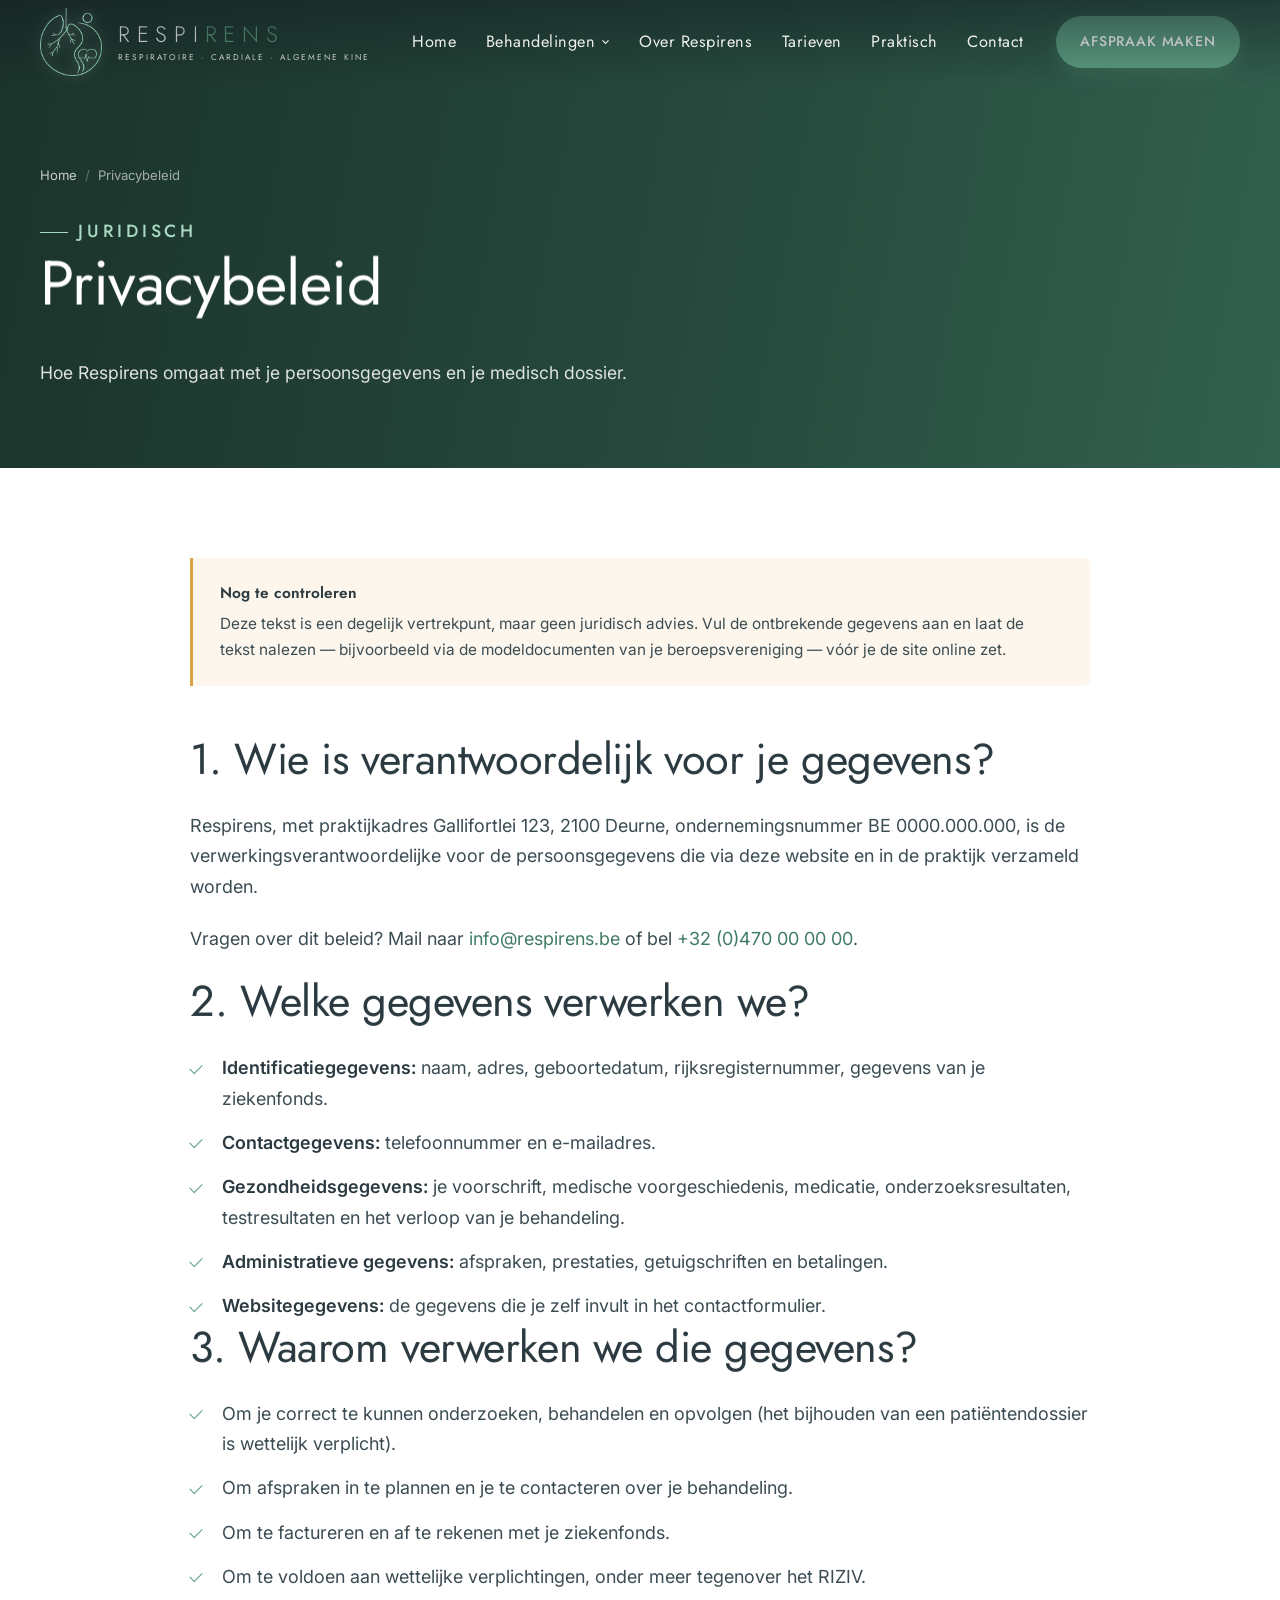
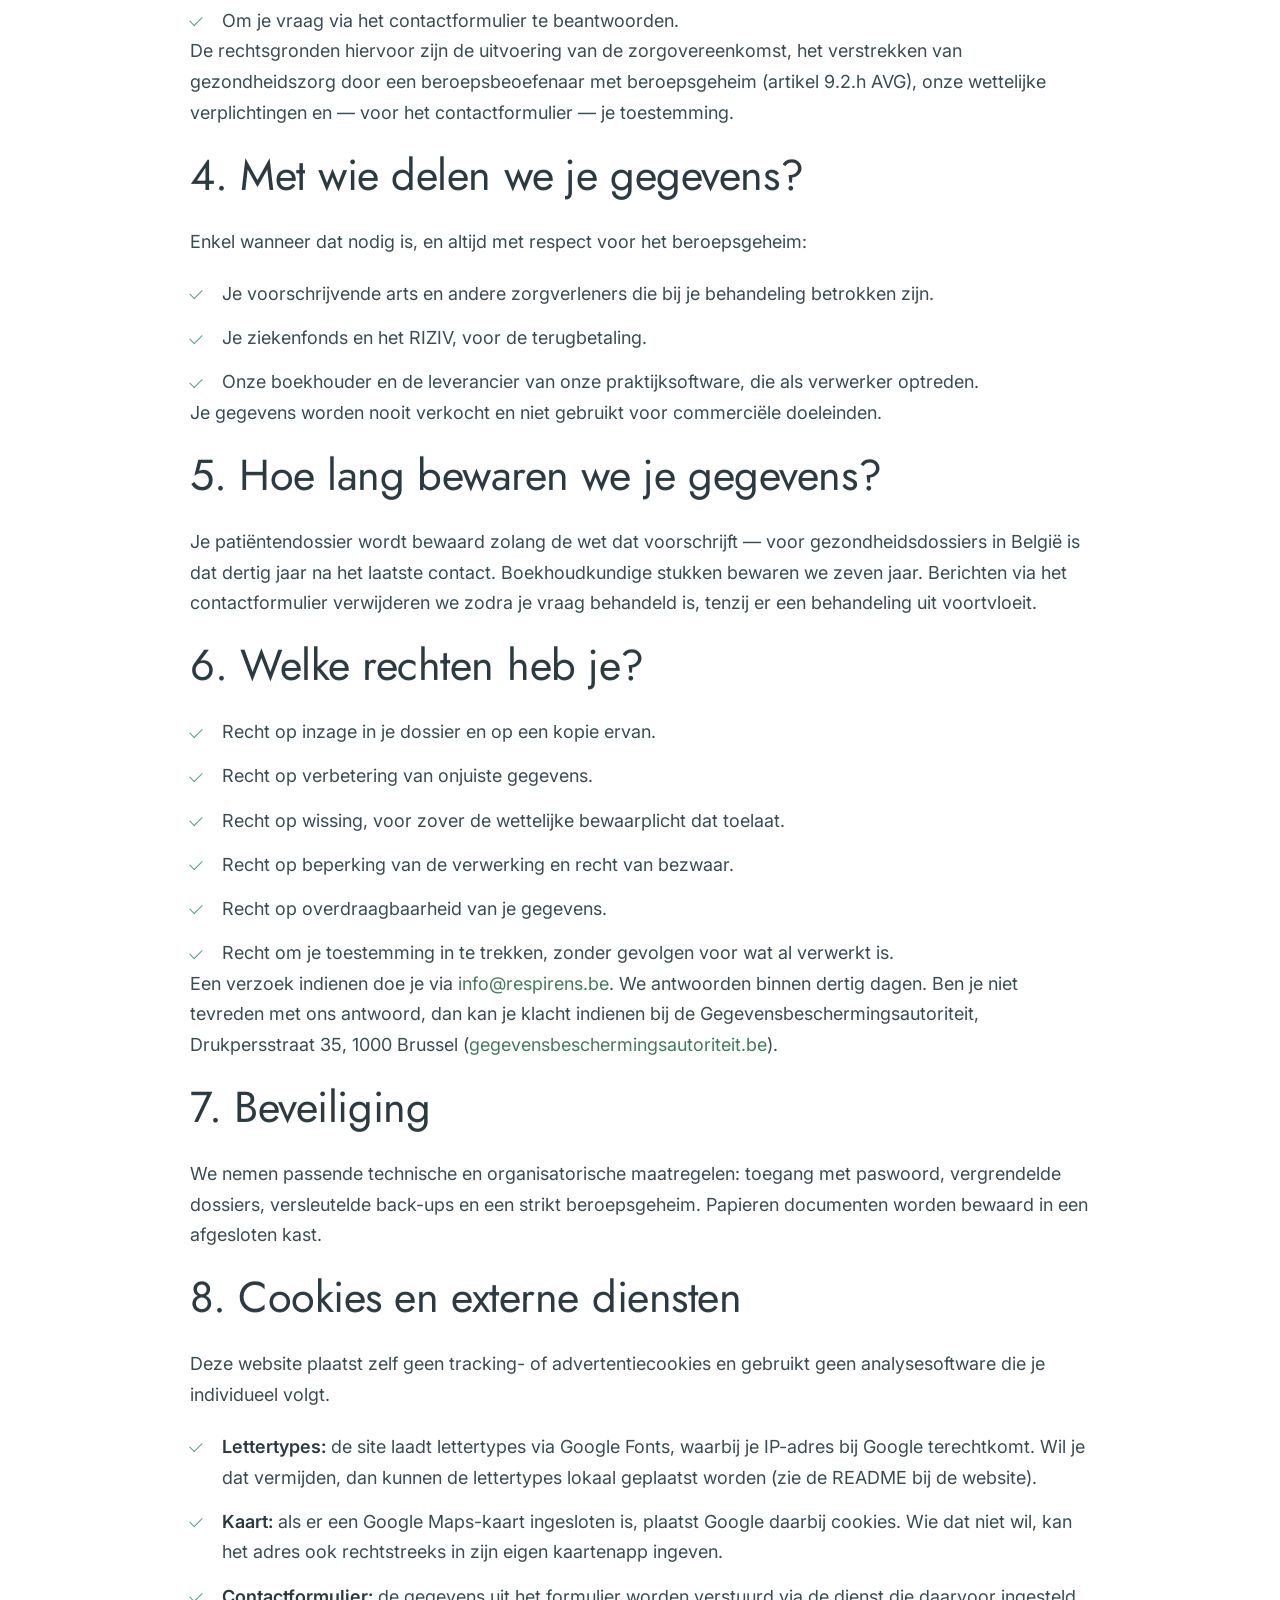
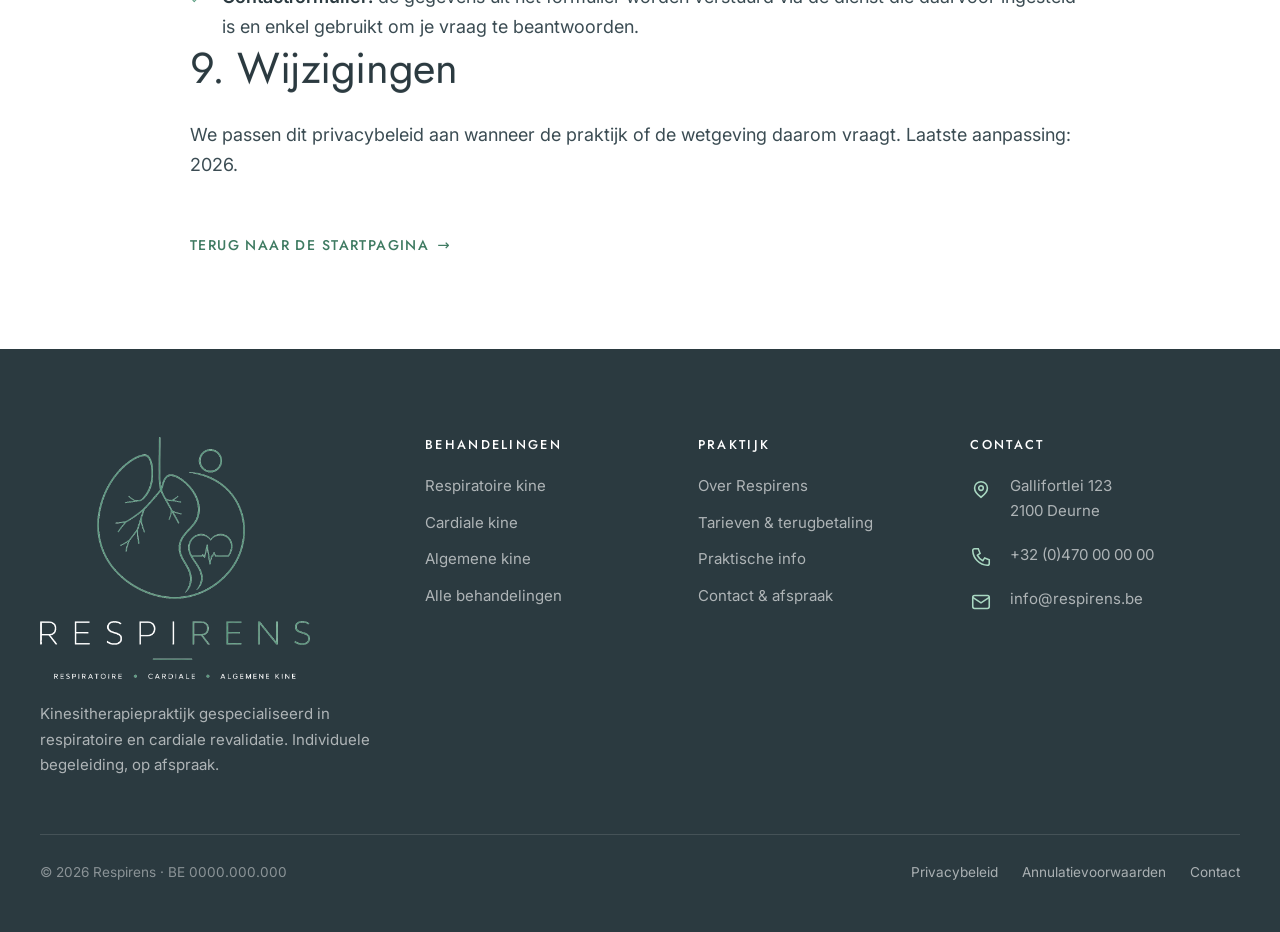
<file: privacybeleid.html>
<!DOCTYPE html>
<html lang="nl-BE">
<head>
<meta charset="utf-8">
<meta name="viewport" content="width=device-width, initial-scale=1">
<title>Privacybeleid — Respirens</title>
<meta name="description" content="Privacybeleid van Respirens kinesitherapie: welke persoonsgegevens we verwerken, waarom, hoe lang we ze bewaren en welke rechten je hebt.">
<meta name="robots" content="noindex, follow">
<meta name="theme-color" content="#5C9E82">
<link rel="canonical" href="https://www.respirens.be/privacybeleid.html">
<link rel="icon" href="favicon.svg" type="image/svg+xml">
<link rel="manifest" href="manifest.webmanifest">
<link rel="apple-touch-icon" href="assets/img/apple-touch-icon.png">
<link rel="preconnect" href="https://fonts.googleapis.com">
<link rel="preconnect" href="https://fonts.gstatic.com" crossorigin>
<link href="https://fonts.googleapis.com/css2?family=Jost:wght@300;400;500&family=Inter:wght@400;500;600&display=swap" rel="stylesheet">
<link rel="stylesheet" href="assets/css/style.css">
</head>

<body>
<a class="skip-link" href="#main">Meteen naar de inhoud</a>

<header class="site-header">
  <div class="header-inner">
    <a class="brand" href="index.html" aria-label="Respirens — naar de startpagina">
      <img class="brand__mark" src="assets/img/logo-mark.png" alt="">
      <span class="brand__text">
        <span class="brand__word">Respi<em>rens</em></span>
        <span class="brand__sub">Respiratoire &middot; Cardiale &middot; Algemene kine</span>
      </span>
    </a>

    <nav class="nav" id="hoofdmenu" aria-label="Hoofdnavigatie">
      <ul class="nav__list">
        <li class="nav__item"><a class="nav__link" href="index.html">Home</a></li>
        <li class="nav__item nav__item--has-menu">
          <a class="nav__link" href="behandelingen.html">Behandelingen
            <svg class="nav__caret" viewBox="0 0 12 12" fill="none" stroke="currentColor" stroke-width="1.6" aria-hidden="true"><path d="M2 4.5 6 8.5 10 4.5"/></svg>
          </a>
          <ul class="nav__menu">
            <li><a href="respiratoire-kinesitherapie.html">Longen &amp; ademhaling<span>Respiratoire kinesitherapie</span></a></li>
            <li><a href="cardiale-kinesitherapie.html">Hart &amp; conditie<span>Cardiale kinesitherapie</span></a></li>
            <li><a href="algemene-kinesitherapie.html">Rug, nek &amp; gewrichten<span>Algemene kinesitherapie</span></a></li>
            <li><a href="behandelingen.html">Alle behandelingen<span>Overzicht</span></a></li>
          </ul>
        </li>
        <li class="nav__item"><a class="nav__link" href="over-respirens.html">Over Respirens</a></li>
        <li class="nav__item"><a class="nav__link" href="tarieven.html">Tarieven</a></li>
        <li class="nav__item"><a class="nav__link" href="praktisch.html">Praktisch</a></li>
        <li class="nav__item"><a class="nav__link" href="contact.html">Contact</a></li>
      </ul>
      <a class="btn btn--primary btn--sm" href="contact.html#afspraak">Afspraak maken</a>
    </nav>

    <button class="burger" type="button" aria-label="Menu openen" aria-expanded="false" aria-controls="hoofdmenu">
      <span></span><span></span><span></span>
    </button>
  </div>
</header>
<div class="nav-overlay"></div>

<main id="main">

  <section class="page-hero">
    <div class="page-hero__media"></div>
    <div class="container">
      <nav class="breadcrumb" aria-label="Kruimelpad">
        <a href="index.html">Home</a> <span>/</span> Privacybeleid
      </nav>
      <p class="eyebrow">Juridisch</p>
      <h1>Privacybeleid</h1>
      <p>Hoe Respirens omgaat met je persoonsgegevens en je medisch dossier.</p>
    </div>
  </section>

  <section class="section">
    <div class="container container--narrow">

      <div class="note note--warn">
        <strong>Nog te controleren</strong>
        Deze tekst is een degelijk vertrekpunt, maar geen juridisch advies. Vul de ontbrekende
        gegevens aan en laat de tekst nalezen — bijvoorbeeld via de modeldocumenten van je
        beroepsvereniging — vóór je de site online zet.
      </div>

      <h2 class="mt-3">1. Wie is verantwoordelijk voor je gegevens?</h2>
      <p>
        Respirens, met praktijkadres Gallifortlei 123, 2100 Deurne, ondernemingsnummer
        BE 0000.000.000, is de verwerkingsverantwoordelijke voor de persoonsgegevens die via
        deze website en in de praktijk verzameld worden.
      </p>
      <p>
        Vragen over dit beleid? Mail naar <a href="mailto:info@respirens.be">info@respirens.be</a>
        of bel <a href="tel:+32470000000">+32 (0)470 00 00 00</a>.
      </p>

      <h2>2. Welke gegevens verwerken we?</h2>
      <ul class="check-list">
        <li><strong>Identificatiegegevens:</strong> naam, adres, geboortedatum, rijksregisternummer, gegevens van je ziekenfonds.</li>
        <li><strong>Contactgegevens:</strong> telefoonnummer en e-mailadres.</li>
        <li><strong>Gezondheidsgegevens:</strong> je voorschrift, medische voorgeschiedenis, medicatie, onderzoeksresultaten, testresultaten en het verloop van je behandeling.</li>
        <li><strong>Administratieve gegevens:</strong> afspraken, prestaties, getuigschriften en betalingen.</li>
        <li><strong>Websitegegevens:</strong> de gegevens die je zelf invult in het contactformulier.</li>
      </ul>

      <h2>3. Waarom verwerken we die gegevens?</h2>
      <ul class="check-list">
        <li>Om je correct te kunnen onderzoeken, behandelen en opvolgen (het bijhouden van een patiëntendossier is wettelijk verplicht).</li>
        <li>Om afspraken in te plannen en je te contacteren over je behandeling.</li>
        <li>Om te factureren en af te rekenen met je ziekenfonds.</li>
        <li>Om te voldoen aan wettelijke verplichtingen, onder meer tegenover het RIZIV.</li>
        <li>Om je vraag via het contactformulier te beantwoorden.</li>
      </ul>
      <p>
        De rechtsgronden hiervoor zijn de uitvoering van de zorgovereenkomst, het verstrekken van
        gezondheidszorg door een beroepsbeoefenaar met beroepsgeheim (artikel 9.2.h AVG), onze
        wettelijke verplichtingen en — voor het contactformulier — je toestemming.
      </p>

      <h2>4. Met wie delen we je gegevens?</h2>
      <p>Enkel wanneer dat nodig is, en altijd met respect voor het beroepsgeheim:</p>
      <ul class="check-list">
        <li>Je voorschrijvende arts en andere zorgverleners die bij je behandeling betrokken zijn.</li>
        <li>Je ziekenfonds en het RIZIV, voor de terugbetaling.</li>
        <li>Onze boekhouder en de leverancier van onze praktijksoftware, die als verwerker optreden.</li>
      </ul>
      <p>Je gegevens worden nooit verkocht en niet gebruikt voor commerciële doeleinden.</p>

      <h2>5. Hoe lang bewaren we je gegevens?</h2>
      <p>
        Je patiëntendossier wordt bewaard zolang de wet dat voorschrijft — voor
        gezondheidsdossiers in België is dat dertig jaar na het laatste contact. Boekhoudkundige
        stukken bewaren we zeven jaar. Berichten via het contactformulier verwijderen we zodra je
        vraag behandeld is, tenzij er een behandeling uit voortvloeit.
      </p>

      <h2>6. Welke rechten heb je?</h2>
      <ul class="check-list">
        <li>Recht op inzage in je dossier en op een kopie ervan.</li>
        <li>Recht op verbetering van onjuiste gegevens.</li>
        <li>Recht op wissing, voor zover de wettelijke bewaarplicht dat toelaat.</li>
        <li>Recht op beperking van de verwerking en recht van bezwaar.</li>
        <li>Recht op overdraagbaarheid van je gegevens.</li>
        <li>Recht om je toestemming in te trekken, zonder gevolgen voor wat al verwerkt is.</li>
      </ul>
      <p>
        Een verzoek indienen doe je via <a href="mailto:info@respirens.be">info@respirens.be</a>.
        We antwoorden binnen dertig dagen. Ben je niet tevreden met ons antwoord, dan kan je
        klacht indienen bij de Gegevensbeschermingsautoriteit, Drukpersstraat 35, 1000 Brussel
        (<a href="https://www.gegevensbeschermingsautoriteit.be" target="_blank" rel="noopener">gegevensbeschermingsautoriteit.be</a>).
      </p>

      <h2>7. Beveiliging</h2>
      <p>
        We nemen passende technische en organisatorische maatregelen: toegang met paswoord,
        vergrendelde dossiers, versleutelde back-ups en een strikt beroepsgeheim. Papieren
        documenten worden bewaard in een afgesloten kast.
      </p>

      <h2>8. Cookies en externe diensten</h2>
      <p>
        Deze website plaatst zelf geen tracking- of advertentiecookies en gebruikt geen
        analysesoftware die je individueel volgt.
      </p>
      <ul class="check-list">
        <li><strong>Lettertypes:</strong> de site laadt lettertypes via Google Fonts, waarbij je IP-adres bij Google terechtkomt. Wil je dat vermijden, dan kunnen de lettertypes lokaal geplaatst worden (zie de README bij de website).</li>
        <li><strong>Kaart:</strong> als er een Google Maps-kaart ingesloten is, plaatst Google daarbij cookies. Wie dat niet wil, kan het adres ook rechtstreeks in zijn eigen kaartenapp ingeven.</li>
        <li><strong>Contactformulier:</strong> de gegevens uit het formulier worden verstuurd via de dienst die daarvoor ingesteld is en enkel gebruikt om je vraag te beantwoorden.</li>
      </ul>

      <h2>9. Wijzigingen</h2>
      <p>
        We passen dit privacybeleid aan wanneer de praktijk of de wetgeving daarom vraagt.
        Laatste aanpassing: <span data-year>2026</span>.
      </p>

      <p class="mt-3"><a class="arrow-link" href="index.html">Terug naar de startpagina</a></p>
    </div>
  </section>

</main>

<footer class="site-footer">
  <div class="container">
    <div class="footer-grid">
      <div>
        <a class="brand brand--footer" href="index.html" aria-label="Respirens">
          <img class="brand__logo-full" src="assets/img/logo-full-wit.png" alt="Respirens — respiratoire, cardiale en algemene kinesitherapie" loading="lazy">
        </a>
        <p>Kinesitherapiepraktijk gespecialiseerd in respiratoire en cardiale revalidatie. Individuele begeleiding, op afspraak.</p>
      </div>
      <div>
        <h4>Behandelingen</h4>
        <ul class="footer-links">
          <li><a href="respiratoire-kinesitherapie.html">Respiratoire kine</a></li>
          <li><a href="cardiale-kinesitherapie.html">Cardiale kine</a></li>
          <li><a href="algemene-kinesitherapie.html">Algemene kine</a></li>
          <li><a href="behandelingen.html">Alle behandelingen</a></li>
        </ul>
      </div>
      <div>
        <h4>Praktijk</h4>
        <ul class="footer-links">
          <li><a href="over-respirens.html">Over Respirens</a></li>
          <li><a href="tarieven.html">Tarieven &amp; terugbetaling</a></li>
          <li><a href="praktisch.html">Praktische info</a></li>
          <li><a href="contact.html">Contact &amp; afspraak</a></li>
        </ul>
      </div>
      <div>
        <h4>Contact</h4>
        <ul class="info-list">
          <li>
            <svg viewBox="0 0 24 24" fill="none" stroke="currentColor" stroke-width="1.7" stroke-linecap="round" aria-hidden="true"><path d="M12 21s-7-4.9-7-10a7 7 0 1 1 14 0c0 5.1-7 10-7 10Z"/><circle cx="12" cy="11" r="2.5"/></svg>
            <span>Gallifortlei 123<br>2100 Deurne</span>
          </li>
          <li>
            <svg viewBox="0 0 24 24" fill="none" stroke="currentColor" stroke-width="1.7" stroke-linecap="round" aria-hidden="true"><path d="M5 3h4l2 5-3 2a12 12 0 0 0 6 6l2-3 5 2v4a2 2 0 0 1-2 2A17 17 0 0 1 3 5a2 2 0 0 1 2-2Z"/></svg>
            <a href="tel:+32470000000">+32 (0)470 00 00 00</a>
          </li>
          <li>
            <svg viewBox="0 0 24 24" fill="none" stroke="currentColor" stroke-width="1.7" stroke-linecap="round" aria-hidden="true"><rect x="3" y="5" width="18" height="14" rx="2"/><path d="m3 7 9 6 9-6"/></svg>
            <a href="mailto:info@respirens.be">info@respirens.be</a>
          </li>
        </ul>
      </div>
    </div>
    <div class="footer-bottom">
      <p>&copy; <span data-year>2026</span> Respirens &middot; BE 0000.000.000</p>
      <nav aria-label="Juridisch">
        <a href="privacybeleid.html">Privacybeleid</a>
        <a href="praktisch.html#annuleren">Annulatievoorwaarden</a>
        <a href="contact.html">Contact</a>
      </nav>
    </div>
  </div>
</footer>

<script src="assets/js/main.js" defer></script>
<script src="assets/js/lenis.min.js" defer></script>
<script src="assets/js/motion.js" defer></script>
</body>
</html>
</file>
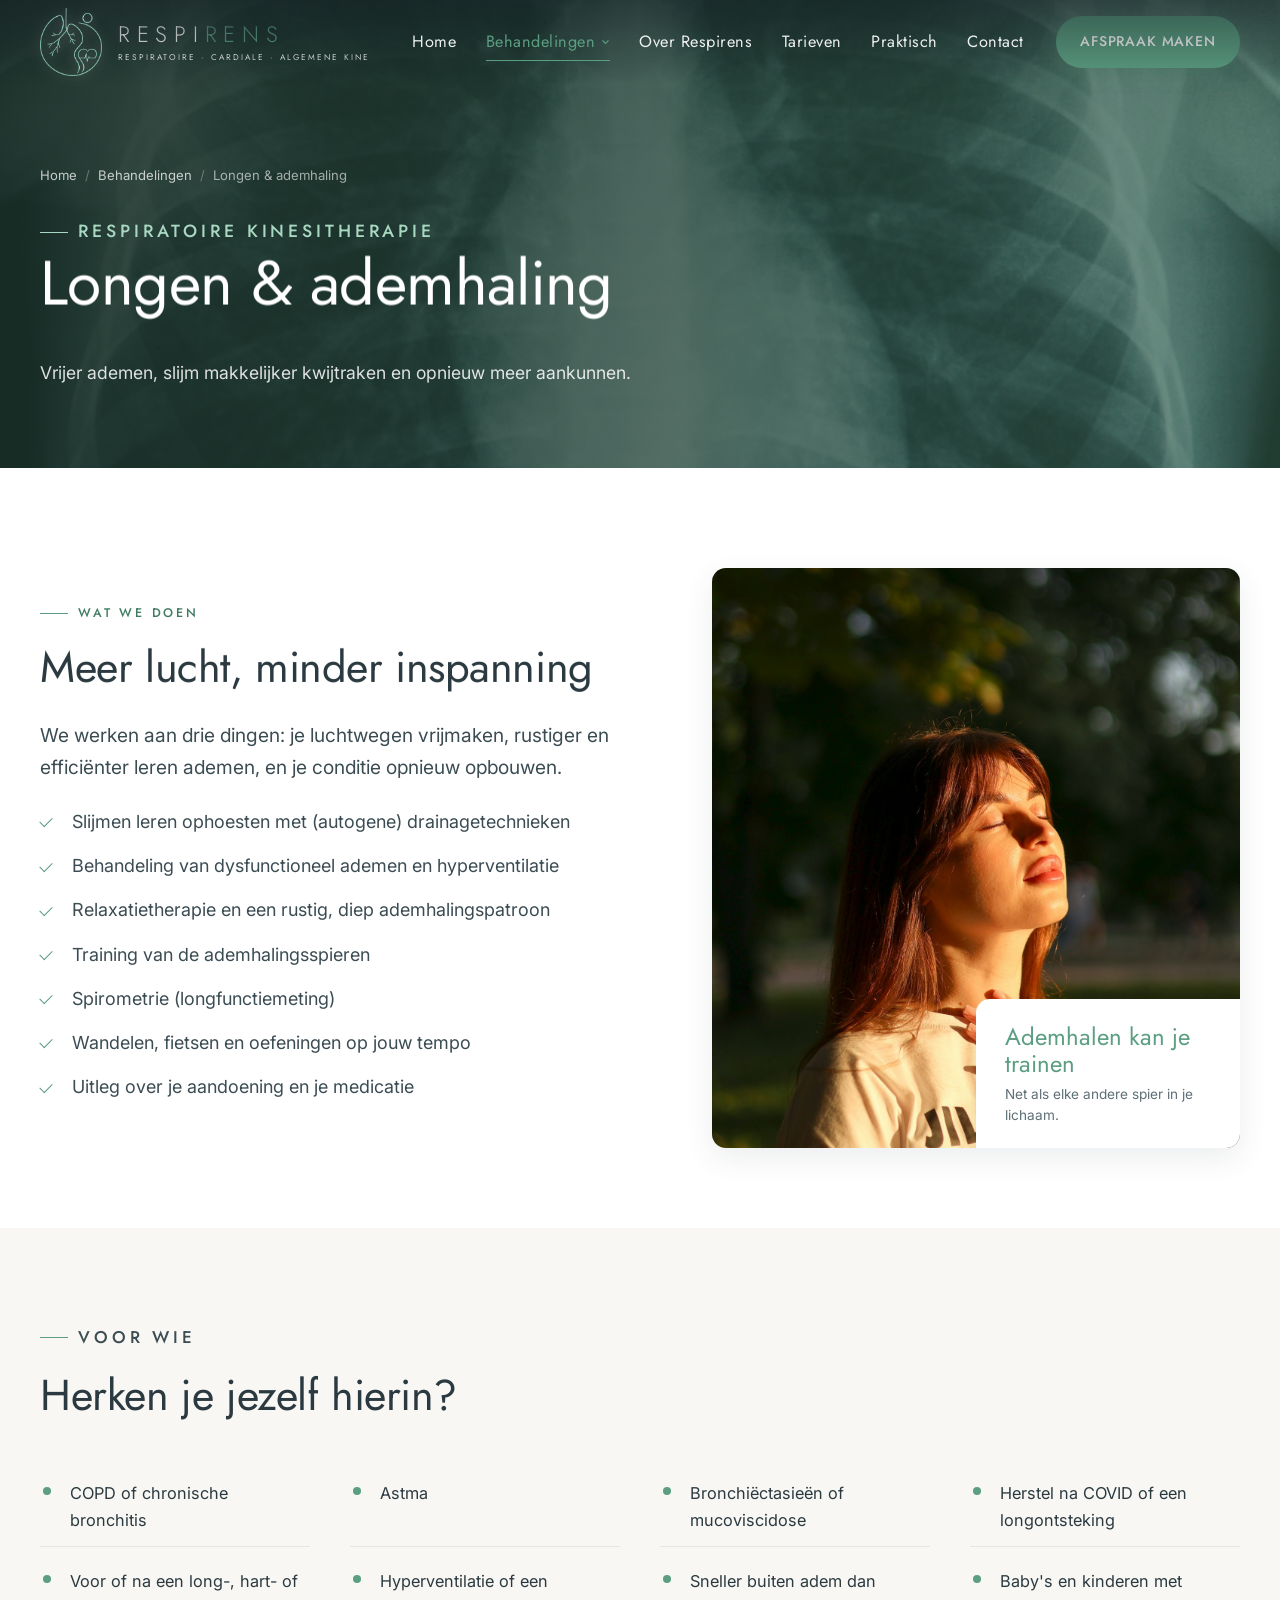
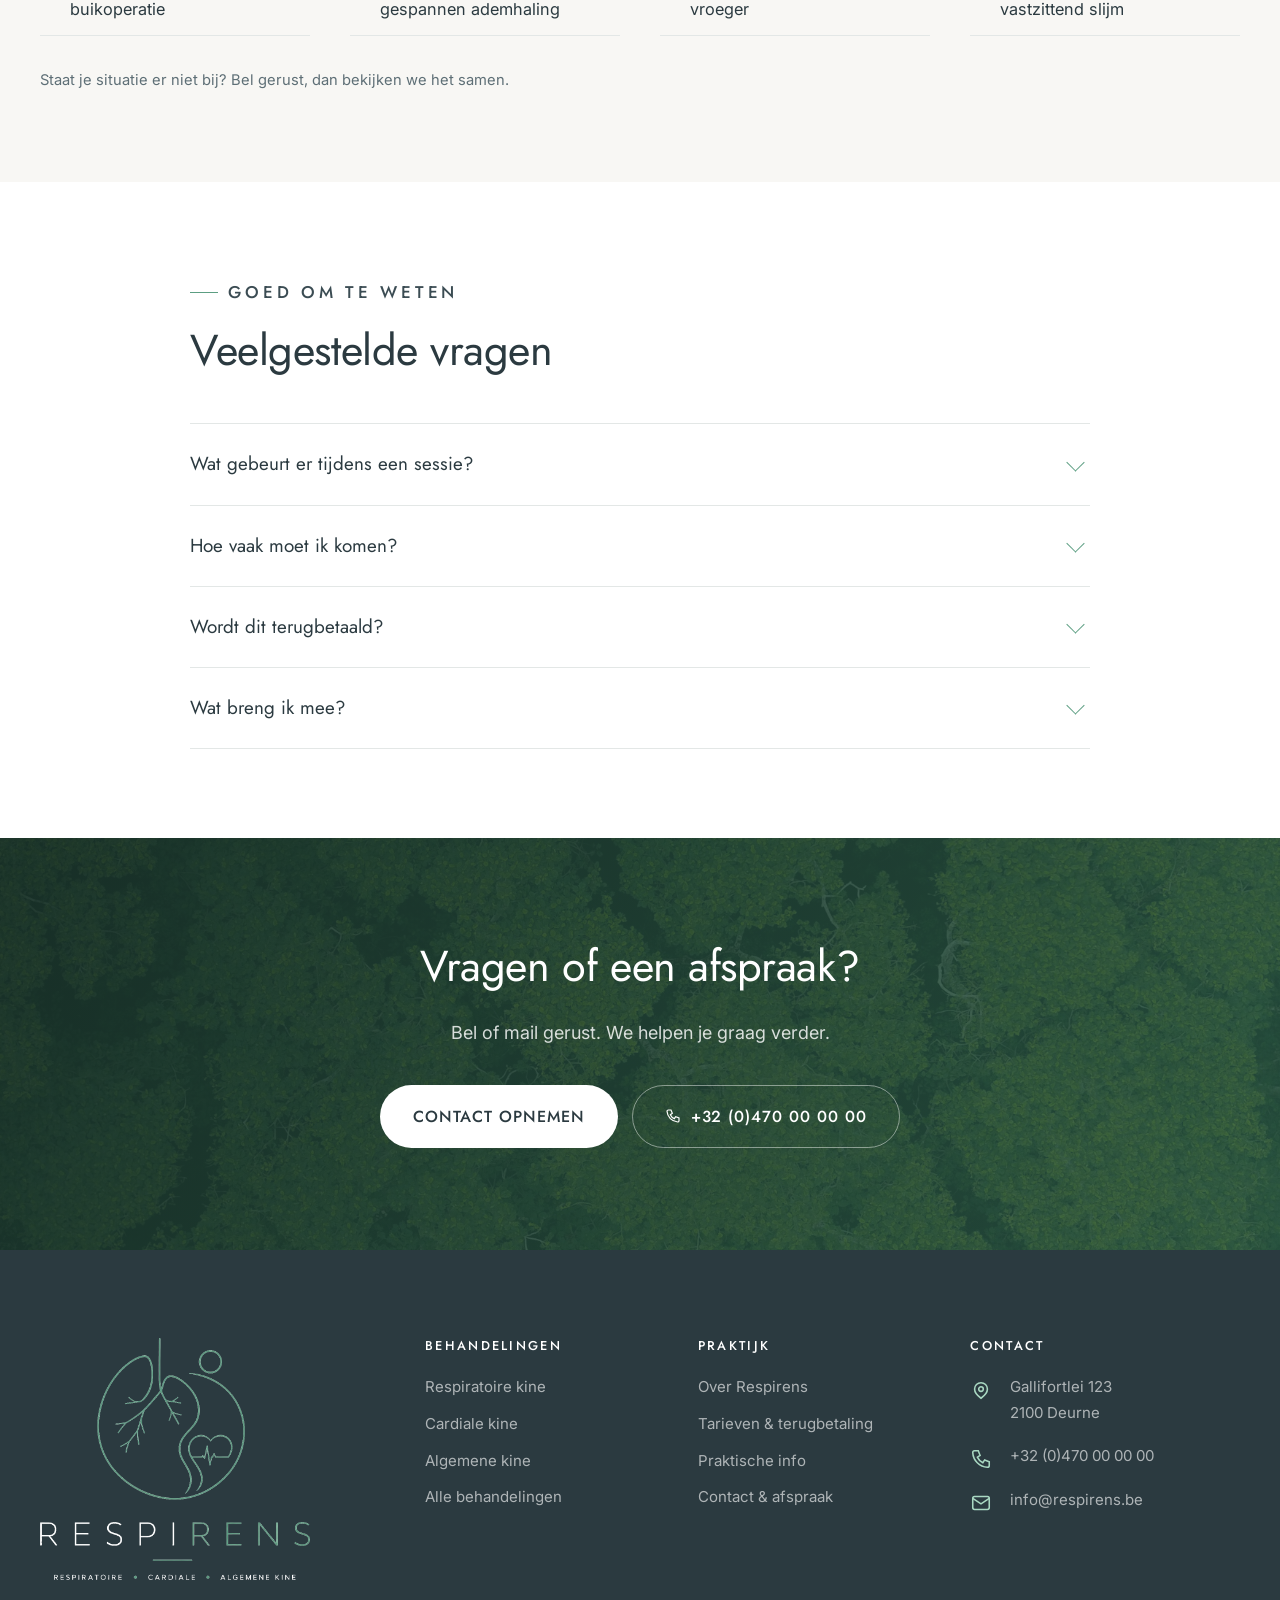
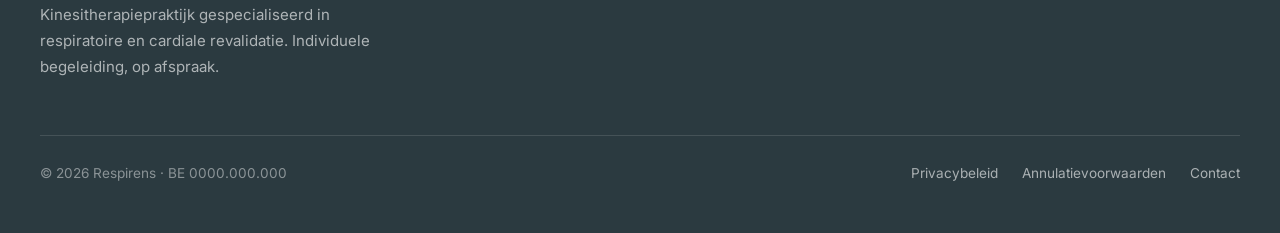
<file: respiratoire-kinesitherapie.html>
<!DOCTYPE html>
<html lang="nl-BE">
<head>
<meta charset="utf-8">
<meta name="viewport" content="width=device-width, initial-scale=1">
<title>Respiratoire kinesitherapie — Respirens</title>
<meta name="description" content="Respiratoire kinesitherapie bij COPD, astma, bronchiëctasieën, post-COVID, hyperventilatie en revalidatie na een longoperatie. Ademhalingstechnieken, sputumklaring en conditieopbouw.">
<meta name="theme-color" content="#5C9E82">
<link rel="canonical" href="https://www.respirens.be/respiratoire-kinesitherapie.html">
<link rel="icon" href="favicon.svg" type="image/svg+xml">
<link rel="manifest" href="manifest.webmanifest">
<link rel="apple-touch-icon" href="assets/img/apple-touch-icon.png">
<meta property="og:type" content="article">
<meta property="og:locale" content="nl_BE">
<meta property="og:site_name" content="Respirens">
<meta property="og:title" content="Respiratoire kinesitherapie — Respirens">
<meta property="og:description" content="Gespecialiseerde ademhalingskine: sputumklaring, ademhalingsherscholing en inspanningstraining.">
<link rel="preconnect" href="https://fonts.googleapis.com">
<link rel="preconnect" href="https://fonts.gstatic.com" crossorigin>
<link href="https://fonts.googleapis.com/css2?family=Jost:wght@300;400;500&family=Inter:wght@400;500;600&display=swap" rel="stylesheet">
<link rel="stylesheet" href="assets/css/style.css">
</head>

<body>
<a class="skip-link" href="#main">Meteen naar de inhoud</a>

<header class="site-header">
  <div class="header-inner">
    <a class="brand" href="index.html" aria-label="Respirens — naar de startpagina">
      <img class="brand__mark" src="assets/img/logo-mark.png" alt="">
      <span class="brand__text">
        <span class="brand__word">Respi<em>rens</em></span>
        <span class="brand__sub">Respiratoire &middot; Cardiale &middot; Algemene kine</span>
      </span>
    </a>

    <nav class="nav" id="hoofdmenu" aria-label="Hoofdnavigatie">
      <ul class="nav__list">
        <li class="nav__item"><a class="nav__link" href="index.html">Home</a></li>
        <li class="nav__item nav__item--has-menu is-current">
          <a class="nav__link" href="behandelingen.html">Behandelingen
            <svg class="nav__caret" viewBox="0 0 12 12" fill="none" stroke="currentColor" stroke-width="1.6" aria-hidden="true"><path d="M2 4.5 6 8.5 10 4.5"/></svg>
          </a>
          <ul class="nav__menu">
            <li><a href="respiratoire-kinesitherapie.html">Longen &amp; ademhaling<span>Respiratoire kinesitherapie</span></a></li>
            <li><a href="cardiale-kinesitherapie.html">Hart &amp; conditie<span>Cardiale kinesitherapie</span></a></li>
            <li><a href="algemene-kinesitherapie.html">Rug, nek &amp; gewrichten<span>Algemene kinesitherapie</span></a></li>
            <li><a href="behandelingen.html">Alle behandelingen<span>Overzicht</span></a></li>
          </ul>
        </li>
        <li class="nav__item"><a class="nav__link" href="over-respirens.html">Over Respirens</a></li>
        <li class="nav__item"><a class="nav__link" href="tarieven.html">Tarieven</a></li>
        <li class="nav__item"><a class="nav__link" href="praktisch.html">Praktisch</a></li>
        <li class="nav__item"><a class="nav__link" href="contact.html">Contact</a></li>
      </ul>
      <a class="btn btn--primary btn--sm" href="contact.html#afspraak">Afspraak maken</a>
    </nav>

    <button class="burger" type="button" aria-label="Menu openen" aria-expanded="false" aria-controls="hoofdmenu">
      <span></span><span></span><span></span>
    </button>
  </div>
</header>
<div class="nav-overlay"></div>

<main id="main">

  <section class="page-hero">
    <div class="page-hero__media" style="background-image: url('assets/img/foto/hero-respiratoir.jpg');"></div>
    <div class="container">
      <nav class="breadcrumb" aria-label="Kruimelpad"><a href="index.html">Home</a> <span>/</span> <a href="behandelingen.html">Behandelingen</a> <span>/</span> Longen &amp; ademhaling</nav>
      <p class="eyebrow">Respiratoire kinesitherapie</p>
      <h1>Longen &amp; ademhaling</h1>
      <p>Vrijer ademen, slijm makkelijker kwijtraken en opnieuw meer aankunnen.</p>
    </div>
  </section>

  <section class="section">
    <div class="container">
      <div class="split split--wide-left">
        <div class="reveal">
          <p class="eyebrow">Wat we doen</p>
          <h2>Meer lucht, minder inspanning</h2>
          <p class="lead">
            We werken aan drie dingen: je luchtwegen vrijmaken, rustiger en efficiënter leren
            ademen, en je conditie opnieuw opbouwen.
          </p>
          <ul class="check-list mt-2">
            <li>Slijmen leren ophoesten met (autogene) drainagetechnieken</li>
            <li>Behandeling van dysfunctioneel ademen en hyperventilatie</li>
            <li>Relaxatietherapie en een rustig, diep ademhalingspatroon</li>
            <li>Training van de ademhalingsspieren</li>
            <li>Spirometrie (longfunctiemeting)</li>
            <li>Wandelen, fietsen en oefeningen op jouw tempo</li>
            <li>Uitleg over je aandoening en je medicatie</li>
          </ul>
        </div>
        <div class="photo-block photo-block--tall reveal" data-delay="1" style="background-image: url('assets/img/foto/respiratoir-detail.jpg');">
          <div class="photo-block__badge">
            <strong>Ademhalen kan je trainen</strong>
            <span>Net als elke andere spier in je lichaam.</span>
          </div>
        </div>
      </div>
    </div>
  </section>

  <section class="section section--sand">
    <div class="container">
      <div class="section-head reveal">
        <p class="eyebrow">Voor wie</p>
        <h2>Herken je jezelf hierin?</h2>
      </div>
      <ul class="topic-list reveal">
        <li>COPD of chronische bronchitis</li>
        <li>Astma</li>
        <li>Bronchiëctasieën of mucoviscidose</li>
        <li>Herstel na COVID of een longontsteking</li>
        <li>Voor of na een long-, hart- of buikoperatie</li>
        <li>Hyperventilatie of een gespannen ademhaling</li>
        <li>Sneller buiten adem dan vroeger</li>
        <li>Baby's en kinderen met vastzittend slijm</li>
      </ul>
      <p class="form__note mt-2">Staat je situatie er niet bij? Bel gerust, dan bekijken we het samen.</p>
    </div>
  </section>

  <section class="section">
    <div class="container container--narrow">
      <div class="section-head reveal">
        <p class="eyebrow">Goed om te weten</p>
        <h2>Veelgestelde vragen</h2>
      </div>
      <div class="faq reveal">
        <details class="faq__item">
          <summary>Wat gebeurt er tijdens een sessie?</summary>
          <div class="faq__answer"><p>Afhankelijk van je klacht: ademhalingsoefeningen, technieken om slijm los te maken, training op de fiets of loopband, en uitleg. Alles op jouw tempo, met controle van je zuurstofgehalte.</p></div>
        </details>
        <details class="faq__item">
          <summary>Hoe vaak moet ik komen?</summary>
          <div class="faq__answer"><p>Meestal twee tot drie keer per week, gedurende enkele maanden. Na het eerste onderzoek krijg je een duidelijke inschatting.</p></div>
        </details>
        <details class="faq__item">
          <summary>Wordt dit terugbetaald?</summary>
          <div class="faq__answer"><p>Ja, met een voorschrift van je arts. Bij chronische longaandoeningen heb je vaak recht op meer sessies en een hogere terugbetaling. Meer hierover op de <a href="tarieven.html">tarievenpagina</a>.</p></div>
        </details>
        <details class="faq__item">
          <summary>Wat breng ik mee?</summary>
          <div class="faq__answer"><p>Je voorschrift, je eID, je medicatielijst en eventuele verslagen (longfunctie, ontslagbrief). Draag makkelijke kledij. <a href="praktisch.html">Alle praktische info</a>.</p></div>
        </details>
      </div>
    </div>
  </section>


  <section class="cta-band">
    <div class="cta-band__media" style="background-image: url('assets/img/foto/cta.jpg');"></div>
    <div class="container reveal">
      <h2>Vragen of een afspraak?</h2>
      <p>Bel of mail gerust. We helpen je graag verder.</p>
      <div class="btn-row btn-row--center">
        <a class="btn btn--light" href="contact.html#afspraak">Contact opnemen</a>
        <a class="btn btn--outline-light" href="tel:+32470000000">
          <svg viewBox="0 0 24 24" fill="none" stroke="currentColor" stroke-width="1.8" stroke-linecap="round" aria-hidden="true"><path d="M5 3h4l2 5-3 2a12 12 0 0 0 6 6l2-3 5 2v4a2 2 0 0 1-2 2A17 17 0 0 1 3 5a2 2 0 0 1 2-2Z"/></svg>
          +32 (0)470 00 00 00
        </a>
      </div>
    </div>
  </section>

</main>

<footer class="site-footer">
  <div class="container">
    <div class="footer-grid">
      <div>
        <a class="brand brand--footer" href="index.html" aria-label="Respirens">
          <img class="brand__logo-full" src="assets/img/logo-full-wit.png" alt="Respirens — respiratoire, cardiale en algemene kinesitherapie" loading="lazy">
        </a>
        <p>Kinesitherapiepraktijk gespecialiseerd in respiratoire en cardiale revalidatie. Individuele begeleiding, op afspraak.</p>
      </div>
      <div>
        <h4>Behandelingen</h4>
        <ul class="footer-links">
          <li><a href="respiratoire-kinesitherapie.html">Respiratoire kine</a></li>
          <li><a href="cardiale-kinesitherapie.html">Cardiale kine</a></li>
          <li><a href="algemene-kinesitherapie.html">Algemene kine</a></li>
          <li><a href="behandelingen.html">Alle behandelingen</a></li>
        </ul>
      </div>
      <div>
        <h4>Praktijk</h4>
        <ul class="footer-links">
          <li><a href="over-respirens.html">Over Respirens</a></li>
          <li><a href="tarieven.html">Tarieven &amp; terugbetaling</a></li>
          <li><a href="praktisch.html">Praktische info</a></li>
          <li><a href="contact.html">Contact &amp; afspraak</a></li>
        </ul>
      </div>
      <div>
        <h4>Contact</h4>
        <ul class="info-list">
          <li>
            <svg viewBox="0 0 24 24" fill="none" stroke="currentColor" stroke-width="1.7" stroke-linecap="round" aria-hidden="true"><path d="M12 21s-7-4.9-7-10a7 7 0 1 1 14 0c0 5.1-7 10-7 10Z"/><circle cx="12" cy="11" r="2.5"/></svg>
            <span>Gallifortlei 123<br>2100 Deurne</span>
          </li>
          <li>
            <svg viewBox="0 0 24 24" fill="none" stroke="currentColor" stroke-width="1.7" stroke-linecap="round" aria-hidden="true"><path d="M5 3h4l2 5-3 2a12 12 0 0 0 6 6l2-3 5 2v4a2 2 0 0 1-2 2A17 17 0 0 1 3 5a2 2 0 0 1 2-2Z"/></svg>
            <a href="tel:+32470000000">+32 (0)470 00 00 00</a>
          </li>
          <li>
            <svg viewBox="0 0 24 24" fill="none" stroke="currentColor" stroke-width="1.7" stroke-linecap="round" aria-hidden="true"><rect x="3" y="5" width="18" height="14" rx="2"/><path d="m3 7 9 6 9-6"/></svg>
            <a href="mailto:info@respirens.be">info@respirens.be</a>
          </li>
        </ul>
      </div>
    </div>
    <div class="footer-bottom">
      <p>&copy; <span data-year>2026</span> Respirens &middot; BE 0000.000.000</p>
      <nav aria-label="Juridisch">
        <a href="privacybeleid.html">Privacybeleid</a>
        <a href="praktisch.html#annuleren">Annulatievoorwaarden</a>
        <a href="contact.html">Contact</a>
      </nav>
    </div>
  </div>
</footer>

<a class="btn btn--primary fab" href="contact.html#afspraak">Afspraak maken</a>
<script src="assets/js/main.js" defer></script>
<script src="assets/js/lenis.min.js" defer></script>
<script src="assets/js/motion.js" defer></script>
</body>
</html>
</file>
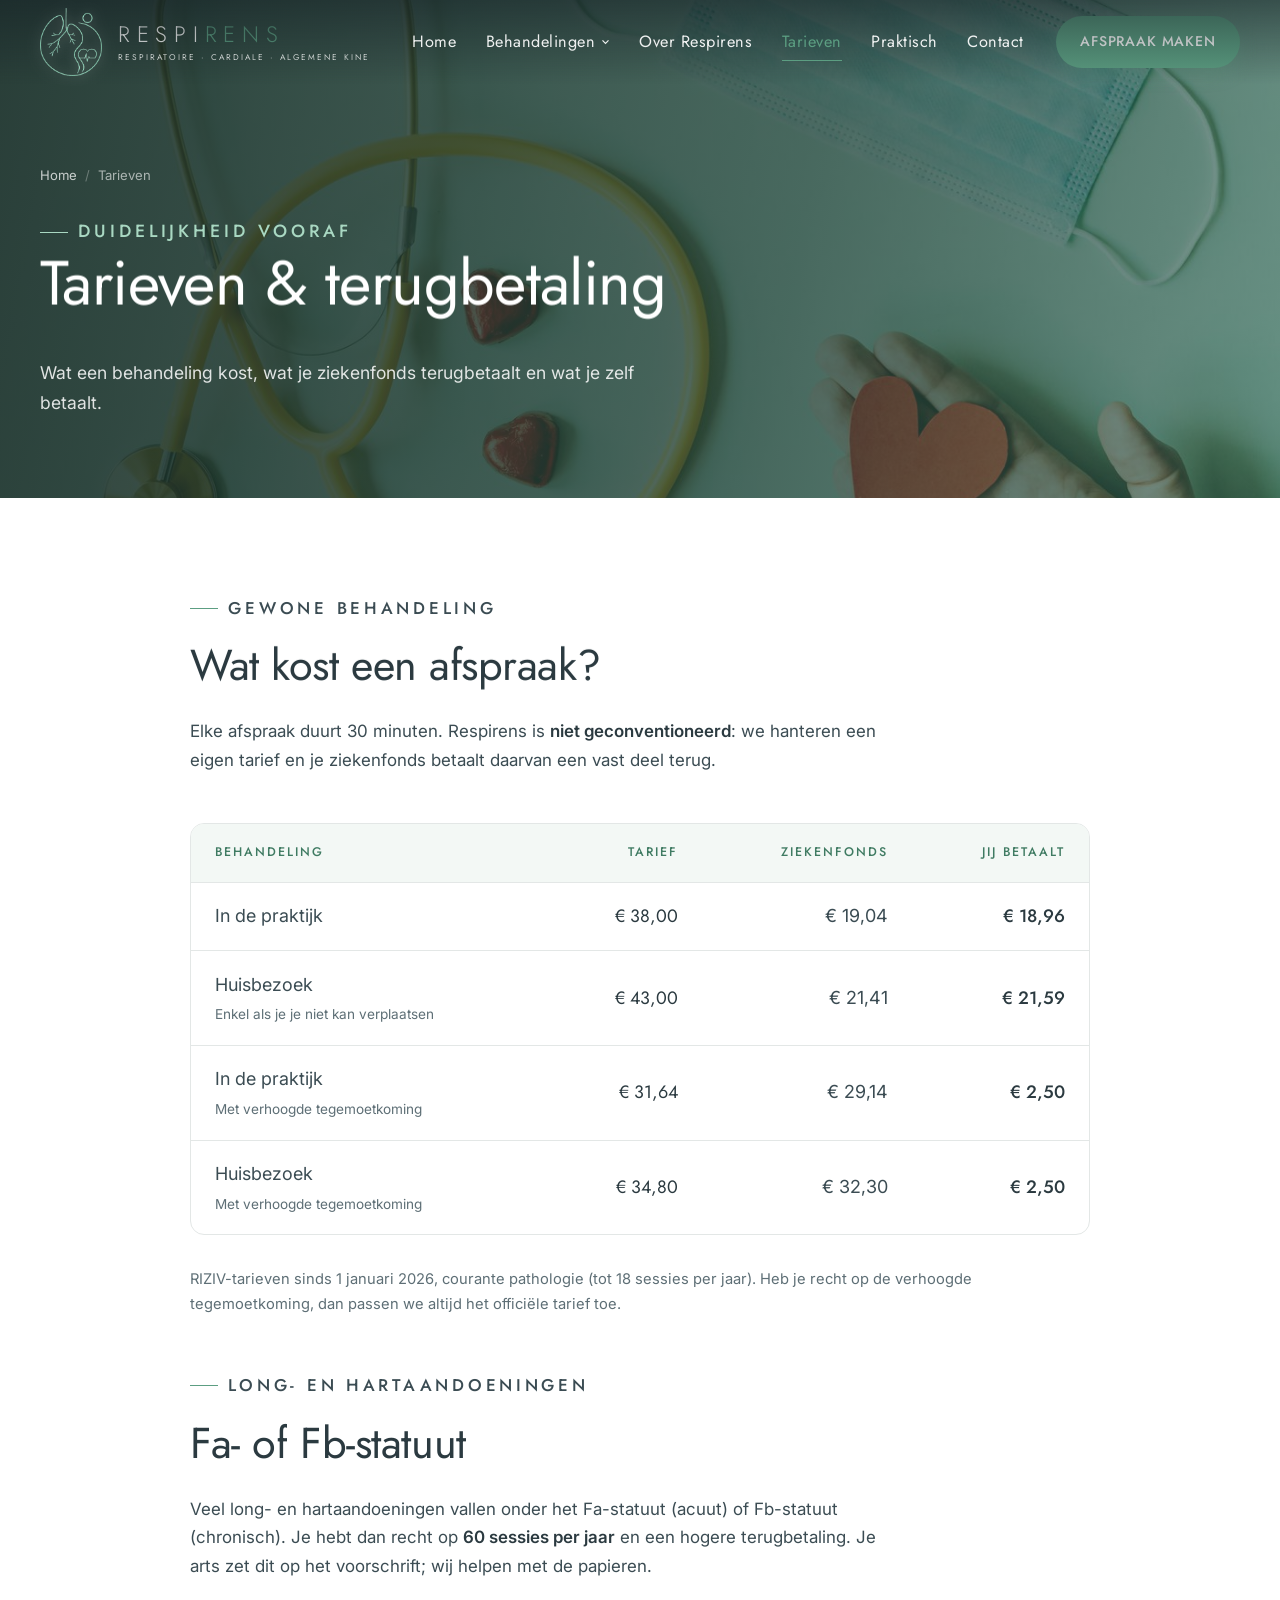
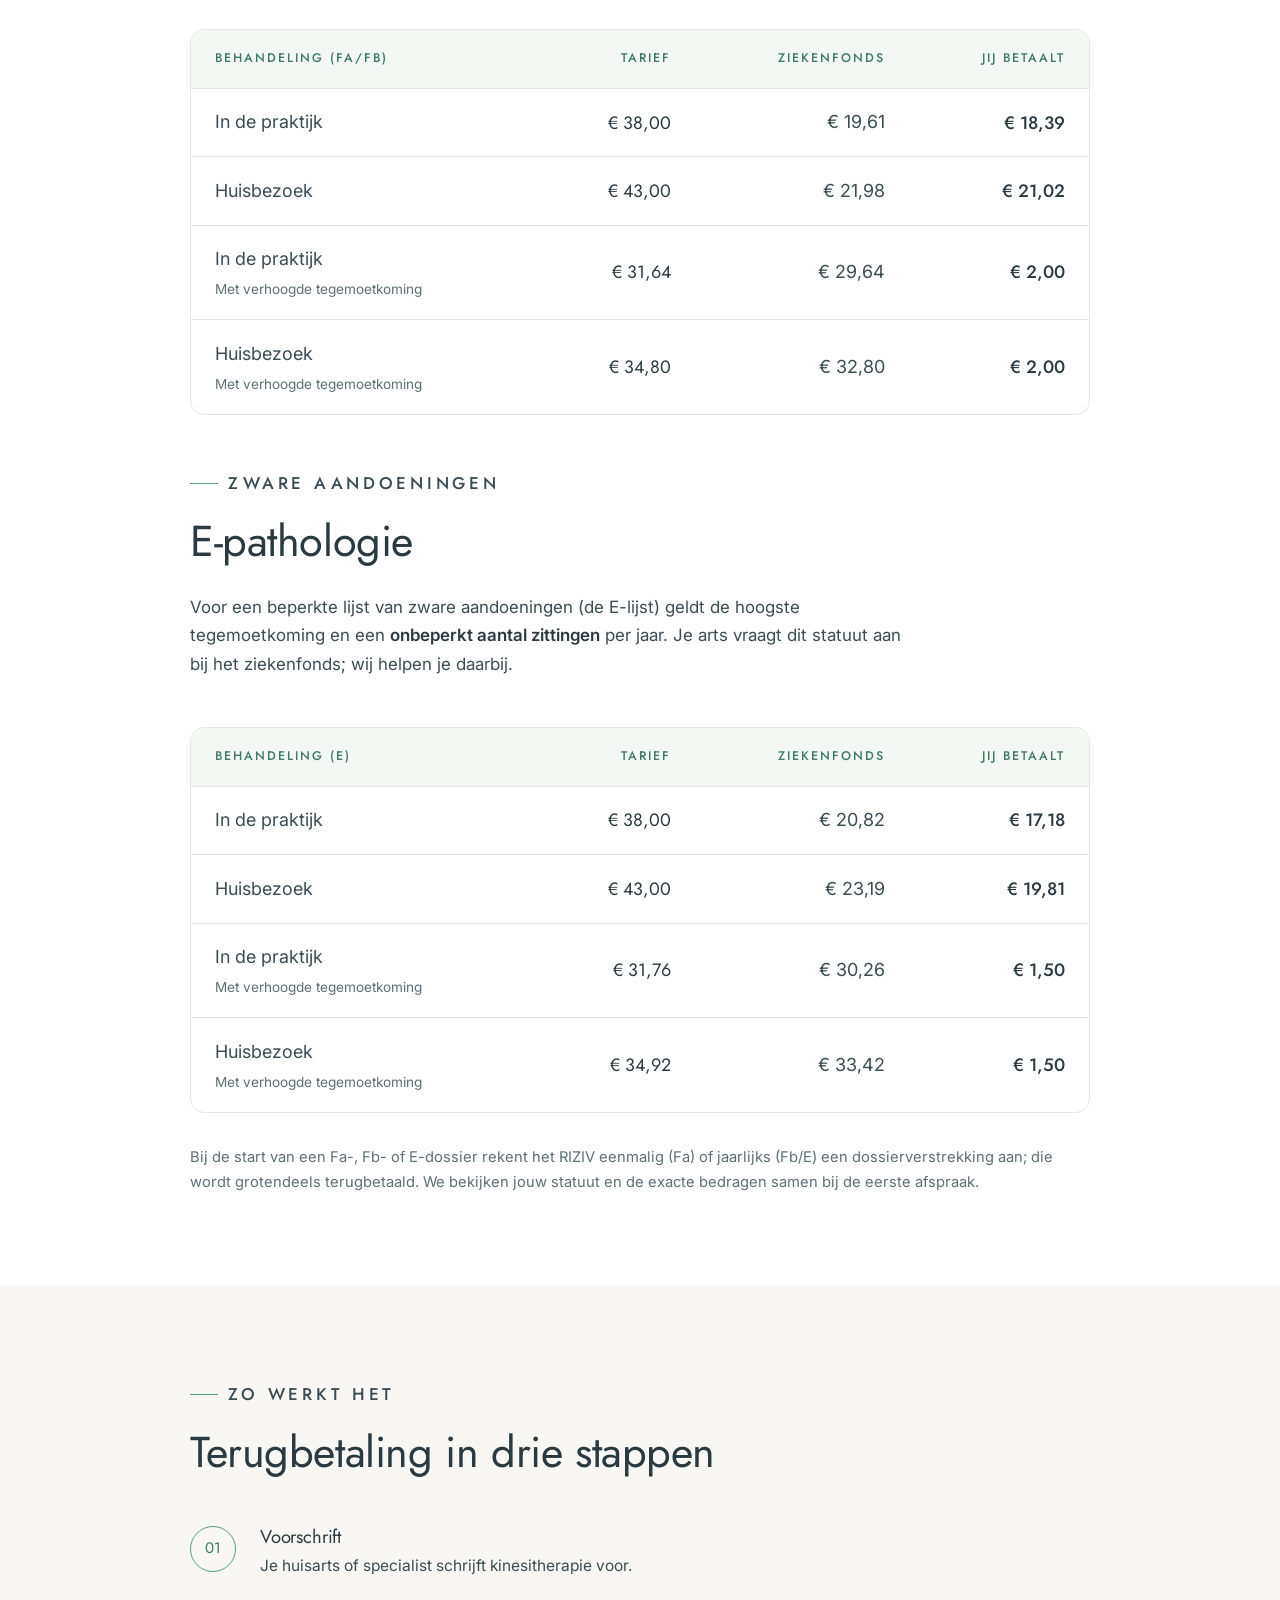
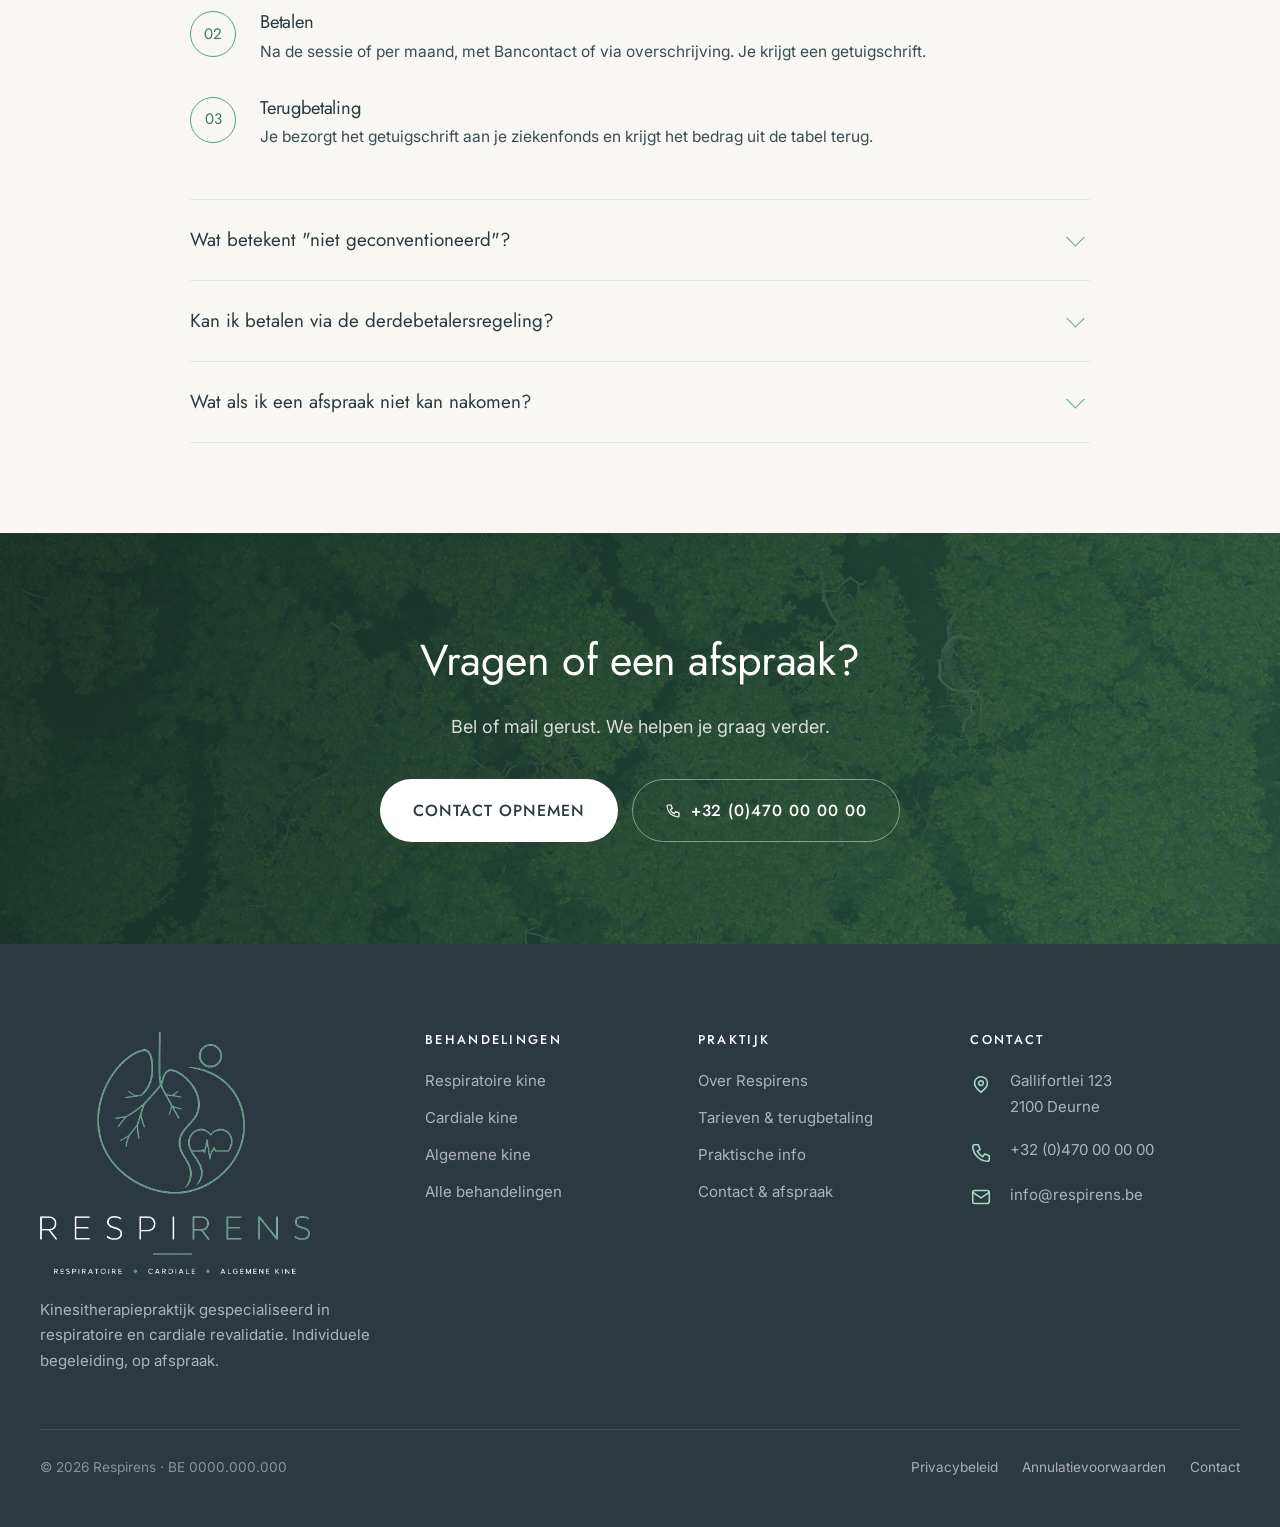
<file: tarieven.html>
<!DOCTYPE html>
<html lang="nl-BE">
<head>
<meta charset="utf-8">
<meta name="viewport" content="width=device-width, initial-scale=1">
<title>Tarieven &amp; terugbetaling — Respirens</title>
<meta name="description" content="Tarieven van Respirens kinesitherapie, uitleg over terugbetaling door het ziekenfonds, de derdebetalersregeling en de regeling voor chronische aandoeningen.">
<meta name="theme-color" content="#5C9E82">
<link rel="canonical" href="https://www.respirens.be/tarieven.html">
<link rel="icon" href="favicon.svg" type="image/svg+xml">
<link rel="manifest" href="manifest.webmanifest">
<link rel="apple-touch-icon" href="assets/img/apple-touch-icon.png">
<meta property="og:type" content="website">
<meta property="og:locale" content="nl_BE">
<meta property="og:site_name" content="Respirens">
<meta property="og:title" content="Tarieven &amp; terugbetaling — Respirens">
<meta property="og:description" content="Duidelijke tarieven en heldere uitleg over wat je ziekenfonds terugbetaalt.">
<link rel="preconnect" href="https://fonts.googleapis.com">
<link rel="preconnect" href="https://fonts.gstatic.com" crossorigin>
<link href="https://fonts.googleapis.com/css2?family=Jost:wght@300;400;500&family=Inter:wght@400;500;600&display=swap" rel="stylesheet">
<link rel="stylesheet" href="assets/css/style.css">
</head>

<body>
<a class="skip-link" href="#main">Meteen naar de inhoud</a>

<header class="site-header">
  <div class="header-inner">
    <a class="brand" href="index.html" aria-label="Respirens — naar de startpagina">
      <img class="brand__mark" src="assets/img/logo-mark.png" alt="">
      <span class="brand__text">
        <span class="brand__word">Respi<em>rens</em></span>
        <span class="brand__sub">Respiratoire &middot; Cardiale &middot; Algemene kine</span>
      </span>
    </a>

    <nav class="nav" id="hoofdmenu" aria-label="Hoofdnavigatie">
      <ul class="nav__list">
        <li class="nav__item"><a class="nav__link" href="index.html">Home</a></li>
        <li class="nav__item nav__item--has-menu">
          <a class="nav__link" href="behandelingen.html">Behandelingen
            <svg class="nav__caret" viewBox="0 0 12 12" fill="none" stroke="currentColor" stroke-width="1.6" aria-hidden="true"><path d="M2 4.5 6 8.5 10 4.5"/></svg>
          </a>
          <ul class="nav__menu">
            <li><a href="respiratoire-kinesitherapie.html">Longen &amp; ademhaling<span>Respiratoire kinesitherapie</span></a></li>
            <li><a href="cardiale-kinesitherapie.html">Hart &amp; conditie<span>Cardiale kinesitherapie</span></a></li>
            <li><a href="algemene-kinesitherapie.html">Rug, nek &amp; gewrichten<span>Algemene kinesitherapie</span></a></li>
            <li><a href="behandelingen.html">Alle behandelingen<span>Overzicht</span></a></li>
          </ul>
        </li>
        <li class="nav__item"><a class="nav__link" href="over-respirens.html">Over Respirens</a></li>
        <li class="nav__item is-current"><a class="nav__link" href="tarieven.html">Tarieven</a></li>
        <li class="nav__item"><a class="nav__link" href="praktisch.html">Praktisch</a></li>
        <li class="nav__item"><a class="nav__link" href="contact.html">Contact</a></li>
      </ul>
      <a class="btn btn--primary btn--sm" href="contact.html#afspraak">Afspraak maken</a>
    </nav>

    <button class="burger" type="button" aria-label="Menu openen" aria-expanded="false" aria-controls="hoofdmenu">
      <span></span><span></span><span></span>
    </button>
  </div>
</header>
<div class="nav-overlay"></div>

<main id="main">

  <section class="page-hero">
    <div class="page-hero__media" style="background-image: url('assets/img/foto/hero-tarieven.jpg');"></div>
    <div class="container">
      <nav class="breadcrumb" aria-label="Kruimelpad"><a href="index.html">Home</a> <span>/</span> Tarieven</nav>
      <p class="eyebrow">Duidelijkheid vooraf</p>
      <h1>Tarieven &amp; terugbetaling</h1>
      <p>Wat een behandeling kost, wat je ziekenfonds terugbetaalt en wat je zelf betaalt.</p>
    </div>
  </section>

  <section class="section">
    <div class="container container--narrow">
      <div class="section-head reveal">
        <p class="eyebrow">Gewone behandeling</p>
        <h2>Wat kost een afspraak?</h2>
        <p>Elke afspraak duurt 30 minuten. Respirens is <strong>niet geconventioneerd</strong>: we hanteren een eigen tarief en je ziekenfonds betaalt daarvan een vast deel terug.</p>
      </div>

      <div class="table-wrap reveal">
        <table class="rates">
          <caption class="visually-hidden">Tarieven, terugbetaling en wat je zelf betaalt</caption>
          <thead>
            <tr><th scope="col">Behandeling</th><th scope="col">Tarief</th><th scope="col">Ziekenfonds</th><th scope="col">Jij betaalt</th></tr>
          </thead>
          <tbody>
            <tr><td>In de praktijk</td><td class="rate">&euro; 38,00</td><td>&euro; 19,04</td><td class="rate is-total">&euro; 18,96</td></tr>
            <tr><td>Huisbezoek<small>Enkel als je je niet kan verplaatsen</small></td><td class="rate">&euro; 43,00</td><td>&euro; 21,41</td><td class="rate is-total">&euro; 21,59</td></tr>
            <tr><td>In de praktijk<small>Met verhoogde tegemoetkoming</small></td><td class="rate">&euro; 31,64</td><td>&euro; 29,14</td><td class="rate is-total">&euro; 2,50</td></tr>
            <tr><td>Huisbezoek<small>Met verhoogde tegemoetkoming</small></td><td class="rate">&euro; 34,80</td><td>&euro; 32,30</td><td class="rate is-total">&euro; 2,50</td></tr>
          </tbody>
        </table>
      </div>
      <p class="form__note mt-2 reveal">RIZIV-tarieven sinds 1 januari 2026, courante pathologie (tot 18 sessies per jaar). Heb je recht op de verhoogde tegemoetkoming, dan passen we altijd het officiële tarief toe.</p>

      <div class="section-head mt-3 reveal">
        <p class="eyebrow">Long- en hartaandoeningen</p>
        <h2>Fa- of Fb-statuut</h2>
        <p>Veel long- en hartaandoeningen vallen onder het Fa-statuut (acuut) of Fb-statuut (chronisch). Je hebt dan recht op <strong>60 sessies per jaar</strong> en een hogere terugbetaling. Je arts zet dit op het voorschrift; wij helpen met de papieren.</p>
      </div>

      <div class="table-wrap reveal">
        <table class="rates">
          <caption class="visually-hidden">Tarieven bij Fa- en Fb-pathologie</caption>
          <thead>
            <tr><th scope="col">Behandeling (Fa/Fb)</th><th scope="col">Tarief</th><th scope="col">Ziekenfonds</th><th scope="col">Jij betaalt</th></tr>
          </thead>
          <tbody>
            <tr><td>In de praktijk</td><td class="rate">&euro; 38,00</td><td>&euro; 19,61</td><td class="rate is-total">&euro; 18,39</td></tr>
            <tr><td>Huisbezoek</td><td class="rate">&euro; 43,00</td><td>&euro; 21,98</td><td class="rate is-total">&euro; 21,02</td></tr>
            <tr><td>In de praktijk<small>Met verhoogde tegemoetkoming</small></td><td class="rate">&euro; 31,64</td><td>&euro; 29,64</td><td class="rate is-total">&euro; 2,00</td></tr>
            <tr><td>Huisbezoek<small>Met verhoogde tegemoetkoming</small></td><td class="rate">&euro; 34,80</td><td>&euro; 32,80</td><td class="rate is-total">&euro; 2,00</td></tr>
          </tbody>
        </table>
      </div>

      <div class="section-head mt-3 reveal">
        <p class="eyebrow">Zware aandoeningen</p>
        <h2>E-pathologie</h2>
        <p>Voor een beperkte lijst van zware aandoeningen (de E-lijst) geldt de hoogste tegemoetkoming en een <strong>onbeperkt aantal zittingen</strong> per jaar. Je arts vraagt dit statuut aan bij het ziekenfonds; wij helpen je daarbij.</p>
      </div>

      <div class="table-wrap reveal">
        <table class="rates">
          <caption class="visually-hidden">Tarieven bij E-pathologie</caption>
          <thead>
            <tr><th scope="col">Behandeling (E)</th><th scope="col">Tarief</th><th scope="col">Ziekenfonds</th><th scope="col">Jij betaalt</th></tr>
          </thead>
          <tbody>
            <tr><td>In de praktijk</td><td class="rate">&euro; 38,00</td><td>&euro; 20,82</td><td class="rate is-total">&euro; 17,18</td></tr>
            <tr><td>Huisbezoek</td><td class="rate">&euro; 43,00</td><td>&euro; 23,19</td><td class="rate is-total">&euro; 19,81</td></tr>
            <tr><td>In de praktijk<small>Met verhoogde tegemoetkoming</small></td><td class="rate">&euro; 31,76</td><td>&euro; 30,26</td><td class="rate is-total">&euro; 1,50</td></tr>
            <tr><td>Huisbezoek<small>Met verhoogde tegemoetkoming</small></td><td class="rate">&euro; 34,92</td><td>&euro; 33,42</td><td class="rate is-total">&euro; 1,50</td></tr>
          </tbody>
        </table>
      </div>
      <p class="form__note mt-2 reveal">Bij de start van een Fa-, Fb- of E-dossier rekent het RIZIV eenmalig (Fa) of jaarlijks (Fb/E) een dossierverstrekking aan; die wordt grotendeels terugbetaald. We bekijken jouw statuut en de exacte bedragen samen bij de eerste afspraak.</p>
    </div>
  </section>

  <section class="section section--sand">
    <div class="container container--narrow">
      <div class="section-head reveal">
        <p class="eyebrow">Zo werkt het</p>
        <h2>Terugbetaling in drie stappen</h2>
      </div>
      <div class="steps reveal">
        <div class="step"><div><h3>Voorschrift</h3><p>Je huisarts of specialist schrijft kinesitherapie voor.</p></div></div>
        <div class="step"><div><h3>Betalen</h3><p>Na de sessie of per maand, met Bancontact of via overschrijving. Je krijgt een getuigschrift.</p></div></div>
        <div class="step"><div><h3>Terugbetaling</h3><p>Je bezorgt het getuigschrift aan je ziekenfonds en krijgt het bedrag uit de tabel terug.</p></div></div>
      </div>

      <div class="faq mt-3 reveal">
        <details class="faq__item">
          <summary>Wat betekent "niet geconventioneerd"?</summary>
          <div class="faq__answer"><p>Een geconventioneerde kinesitherapeut past het officiële tarief van &euro; 31,64 toe. Wij hanteren &euro; 38, en het ziekenfonds betaalt bij een niet-geconventioneerde therapeut 25 % minder terug. Heb je recht op de verhoogde tegemoetkoming, dan geldt dit niet en betaal je gewoon het officiële remgeld.</p></div>
        </details>
        <details class="faq__item">
          <summary>Kan ik betalen via de derdebetalersregeling?</summary>
          <div class="faq__answer"><p>Ja. Dan rekenen wij rechtstreeks af met je ziekenfonds en betaal je enkel je eigen deel. We passen dan het officiële tarief toe. Vraag ernaar bij je eerste afspraak.</p></div>
        </details>
        <details class="faq__item">
          <summary>Wat als ik een afspraak niet kan nakomen?</summary>
          <div class="faq__answer"><p>Verwittig ons minstens 24 uur op voorhand, dan rekenen we niets aan. Bij een latere annulatie wordt de sessie (&euro; 38) aangerekend; die wordt niet terugbetaald.</p></div>
        </details>
      </div>
    </div>
  </section>


  <section class="cta-band">
    <div class="cta-band__media" style="background-image: url('assets/img/foto/cta.jpg');"></div>
    <div class="container reveal">
      <h2>Vragen of een afspraak?</h2>
      <p>Bel of mail gerust. We helpen je graag verder.</p>
      <div class="btn-row btn-row--center">
        <a class="btn btn--light" href="contact.html#afspraak">Contact opnemen</a>
        <a class="btn btn--outline-light" href="tel:+32470000000">
          <svg viewBox="0 0 24 24" fill="none" stroke="currentColor" stroke-width="1.8" stroke-linecap="round" aria-hidden="true"><path d="M5 3h4l2 5-3 2a12 12 0 0 0 6 6l2-3 5 2v4a2 2 0 0 1-2 2A17 17 0 0 1 3 5a2 2 0 0 1 2-2Z"/></svg>
          +32 (0)470 00 00 00
        </a>
      </div>
    </div>
  </section>

</main>

<footer class="site-footer">
  <div class="container">
    <div class="footer-grid">
      <div>
        <a class="brand brand--footer" href="index.html" aria-label="Respirens">
          <img class="brand__logo-full" src="assets/img/logo-full-wit.png" alt="Respirens — respiratoire, cardiale en algemene kinesitherapie" loading="lazy">
        </a>
        <p>Kinesitherapiepraktijk gespecialiseerd in respiratoire en cardiale revalidatie. Individuele begeleiding, op afspraak.</p>
      </div>
      <div>
        <h4>Behandelingen</h4>
        <ul class="footer-links">
          <li><a href="respiratoire-kinesitherapie.html">Respiratoire kine</a></li>
          <li><a href="cardiale-kinesitherapie.html">Cardiale kine</a></li>
          <li><a href="algemene-kinesitherapie.html">Algemene kine</a></li>
          <li><a href="behandelingen.html">Alle behandelingen</a></li>
        </ul>
      </div>
      <div>
        <h4>Praktijk</h4>
        <ul class="footer-links">
          <li><a href="over-respirens.html">Over Respirens</a></li>
          <li><a href="tarieven.html">Tarieven &amp; terugbetaling</a></li>
          <li><a href="praktisch.html">Praktische info</a></li>
          <li><a href="contact.html">Contact &amp; afspraak</a></li>
        </ul>
      </div>
      <div>
        <h4>Contact</h4>
        <ul class="info-list">
          <li>
            <svg viewBox="0 0 24 24" fill="none" stroke="currentColor" stroke-width="1.7" stroke-linecap="round" aria-hidden="true"><path d="M12 21s-7-4.9-7-10a7 7 0 1 1 14 0c0 5.1-7 10-7 10Z"/><circle cx="12" cy="11" r="2.5"/></svg>
            <span>Gallifortlei 123<br>2100 Deurne</span>
          </li>
          <li>
            <svg viewBox="0 0 24 24" fill="none" stroke="currentColor" stroke-width="1.7" stroke-linecap="round" aria-hidden="true"><path d="M5 3h4l2 5-3 2a12 12 0 0 0 6 6l2-3 5 2v4a2 2 0 0 1-2 2A17 17 0 0 1 3 5a2 2 0 0 1 2-2Z"/></svg>
            <a href="tel:+32470000000">+32 (0)470 00 00 00</a>
          </li>
          <li>
            <svg viewBox="0 0 24 24" fill="none" stroke="currentColor" stroke-width="1.7" stroke-linecap="round" aria-hidden="true"><rect x="3" y="5" width="18" height="14" rx="2"/><path d="m3 7 9 6 9-6"/></svg>
            <a href="mailto:info@respirens.be">info@respirens.be</a>
          </li>
        </ul>
      </div>
    </div>
    <div class="footer-bottom">
      <p>&copy; <span data-year>2026</span> Respirens &middot; BE 0000.000.000</p>
      <nav aria-label="Juridisch">
        <a href="privacybeleid.html">Privacybeleid</a>
        <a href="praktisch.html#annuleren">Annulatievoorwaarden</a>
        <a href="contact.html">Contact</a>
      </nav>
    </div>
  </div>
</footer>

<a class="btn btn--primary fab" href="contact.html#afspraak">Afspraak maken</a>
<script src="assets/js/main.js" defer></script>
<script src="assets/js/lenis.min.js" defer></script>
<script src="assets/js/motion.js" defer></script>
</body>
</html>
</file>
<file: assets/css/style.css>
/* =====================================================================
   RESPIRENS — Kinesitherapie
   Hoofdstylesheet
   Kleuren zijn afgeleid van het logo (salie-groen + antracietgrijs).
   ===================================================================== */

/* ---------- 1. Design tokens ---------------------------------------- */
:root {
  /* Kleuren */
  --green:        #5C9E82;
  --green-dark:   #3F7B62;
  --green-deep:   #2C5A48;
  --green-soft:   #E8F1EC;
  --green-mist:   #F3F8F5;

  --ink:          #2B3A40;
  --ink-soft:     #3B4C53;
  --muted:        #5E6F76;
  --line:         #E3E7E6;

  --sand:         #F8F7F4;
  --white:        #FFFFFF;

  /* Typografie */
  --font-display: 'Jost', 'Century Gothic', 'Avenir Next', system-ui, sans-serif;
  --font-body:    'Inter', -apple-system, BlinkMacSystemFont, 'Segoe UI', Roboto, sans-serif;

  /* Ritme */
  --container:    1200px;
  --container-nw: 900px;
  --radius:       6px;
  --radius-lg:    14px;
  --shadow-sm:    0 1px 2px rgba(43, 58, 64, .04), 0 4px 14px rgba(43, 58, 64, .05);
  --shadow-md:    0 10px 30px rgba(43, 58, 64, .09);
  --shadow-lg:    0 24px 60px rgba(43, 58, 64, .14);
  --header-h:     84px;

  --ease:         cubic-bezier(.22, .61, .36, 1);
}

/* ---------- 2. Reset & basis ---------------------------------------- */
*, *::before, *::after { box-sizing: border-box; }

html {
  scroll-behavior: smooth;
  scroll-padding-top: calc(var(--header-h) + 20px);
  -webkit-text-size-adjust: 100%;
}

body {
  margin: 0;
  font-family: var(--font-body);
  font-size: 18px;
  line-height: 1.7;
  color: var(--ink-soft);
  background: var(--white);
  -webkit-font-smoothing: antialiased;
  overflow-x: hidden;
}

body.no-scroll { overflow: hidden; }

img, svg, video { max-width: 100%; height: auto; display: block; }

h1, h2, h3, h4 {
  font-family: var(--font-display);
  color: var(--ink);
  font-weight: 400;
  line-height: 1.18;
  margin: 0 0 .6em;
  letter-spacing: -.01em;
}

h1 { font-size: clamp(2.3rem, 5.2vw, 3.9rem); }
h2 { font-size: clamp(1.85rem, 3.6vw, 2.7rem); }
h3 { font-size: clamp(1.2rem, 2vw, 1.45rem); }
h4 { font-size: 1.05rem; letter-spacing: .01em; }

p  { margin: 0 0 1.2em; }
p:last-child, ul:last-child, ol:last-child { margin-bottom: 0; }

a { color: var(--green-dark); text-decoration: none; transition: color .25s var(--ease); }
a:hover { color: var(--green-deep); }

strong { color: var(--ink); font-weight: 600; }

hr { border: 0; border-top: 1px solid var(--line); margin: 3rem 0; }

::selection { background: var(--green); color: #fff; }

:focus-visible {
  outline: 3px solid var(--green);
  outline-offset: 3px;
  border-radius: 3px;
}

/* ---------- 3. Layout helpers --------------------------------------- */
.container {
  width: min(100% - 2.5rem, var(--container));
  margin-inline: auto;
}
.container--narrow { width: min(100% - 2.5rem, var(--container-nw)); }

.section        { padding: clamp(3.5rem, 7vw, 6rem) 0; }
.section--tight { padding: clamp(2.5rem, 5vw, 4rem) 0; }
.section--sand  { background: var(--sand); }
.section--mist  { background: var(--green-mist); }
.section--dark  { background: var(--ink); color: rgba(255,255,255,.78); }
.section--dark h2, .section--dark h3 { color: #fff; }

.grid { display: grid; gap: clamp(1.5rem, 3vw, 2.5rem); }
.grid--2 { grid-template-columns: repeat(auto-fit, minmax(300px, 1fr)); }
.grid--3 { grid-template-columns: repeat(auto-fit, minmax(280px, 1fr)); }
.grid--4 { grid-template-columns: repeat(auto-fit, minmax(215px, 1fr)); }

.split {
  display: grid;
  grid-template-columns: 1fr 1fr;
  gap: clamp(2rem, 5vw, 5rem);
  align-items: center;
}
.split--wide-left { grid-template-columns: 1.15fr 1fr; }
@media (max-width: 880px) {
  .split, .split--wide-left { grid-template-columns: 1fr; }
  .split--reverse-mobile > *:first-child { order: 2; }
}

.text-center { text-align: center; }
.mt-2 { margin-top: 2rem; }
.mt-3 { margin-top: 3rem; }
.lead {
  font-size: clamp(1.08rem, 1.5vw, 1.25rem);
  line-height: 1.7;
  color: var(--ink-soft);
}

/* ---------- 4. Sectiekoppen ----------------------------------------- */
.eyebrow {
  display: inline-flex;
  align-items: center;
  gap: .65rem;
  font-family: var(--font-display);
  font-size: .78rem;
  letter-spacing: .22em;
  text-transform: uppercase;
  color: var(--green-dark);
  margin: 0 0 1.1rem;
  font-weight: 500;
}
.eyebrow::before {
  content: "";
  width: 28px;
  height: 1px;
  background: var(--green);
  flex: none;
}

.section-head { max-width: 720px; margin-bottom: clamp(2rem, 4vw, 3rem); }
.section-head--center { margin-inline: auto; text-align: center; }
.section-head--center .eyebrow { justify-content: center; }
.section-head p { color: var(--ink-soft); font-size: 1.06rem; }

/* ---------- 5. Knoppen ---------------------------------------------- */
.btn {
  display: inline-flex;
  align-items: center;
  justify-content: center;
  gap: .6rem;
  font-family: var(--font-display);
  font-size: 1rem;
  letter-spacing: .06em;
  text-transform: uppercase;
  font-weight: 500;
  padding: 1.05rem 2rem;
  min-height: 52px;
  border-radius: 100px;
  border: 1px solid transparent;
  cursor: pointer;
  transition: all .3s var(--ease);
  white-space: nowrap;
  text-align: center;
}
.btn svg { width: 16px; height: 16px; flex: none; }

.btn--primary { background: var(--green); color: #fff; box-shadow: 0 6px 18px rgba(92,158,130,.28); }
.btn--primary:hover { background: var(--green-dark); color: #fff; transform: translateY(-2px); box-shadow: 0 10px 26px rgba(92,158,130,.36); }

.btn--ghost { border-color: var(--line); color: var(--ink); background: transparent; }
.btn--ghost:hover { border-color: var(--green); color: var(--green-dark); background: var(--green-mist); }

.btn--light { background: #fff; color: var(--ink); }
.btn--light:hover { background: var(--green-soft); color: var(--green-deep); transform: translateY(-2px); }

.btn--outline-light { border-color: rgba(255,255,255,.45); color: #fff; }
.btn--outline-light:hover { border-color: #fff; background: rgba(255,255,255,.12); color: #fff; }

.btn--sm { padding: .8rem 1.45rem; font-size: .88rem; min-height: 44px; }

.btn-row { display: flex; flex-wrap: wrap; gap: .9rem; }
.btn-row--center { justify-content: center; }

.arrow-link {
  display: inline-flex;
  align-items: center;
  gap: .5rem;
  font-family: var(--font-display);
  font-size: .88rem;
  letter-spacing: .1em;
  text-transform: uppercase;
  font-weight: 500;
  color: var(--green-dark);
}
.arrow-link::after {
  content: "\2192";
  transition: transform .3s var(--ease);
  font-size: 1.05em;
}
.arrow-link:hover::after { transform: translateX(5px); }

/* ---------- 6. Header ----------------------------------------------- */
.site-header {
  position: fixed;
  inset: 0 0 auto 0;
  z-index: 100;
  height: var(--header-h);
  display: flex;
  align-items: center;
  transition: background .35s var(--ease), box-shadow .35s var(--ease), height .35s var(--ease);
}
.site-header::before {
  content: "";
  position: absolute;
  inset: 0;
  background: linear-gradient(to bottom, rgba(20,32,36,.55), rgba(20,32,36,0));
  opacity: 1;
  transition: opacity .35s var(--ease);
  pointer-events: none;
}
.site-header.is-solid {
  background: rgba(255,255,255,.94);
  -webkit-backdrop-filter: blur(12px);
  backdrop-filter: blur(12px);
  box-shadow: 0 1px 0 var(--line), 0 6px 24px rgba(43,58,64,.06);
  height: 72px;
}
.site-header.is-solid::before { opacity: 0; }

/* Pagina's zonder fotohero: header meteen wit */
body.header-solid .site-header {
  background: rgba(255,255,255,.94);
  -webkit-backdrop-filter: blur(12px);
  backdrop-filter: blur(12px);
  box-shadow: 0 1px 0 var(--line);
}
body.header-solid .site-header::before { opacity: 0; }

.header-inner {
  width: min(100% - 2.5rem, var(--container));
  margin-inline: auto;
  display: flex;
  align-items: center;
  justify-content: space-between;
  gap: 2rem;
}

/* Logo */
.brand { display: flex; align-items: center; gap: 1rem; color: #fff; }
.brand__mark { width: 62px; height: auto; flex: none; transition: width .35s var(--ease); }
/* Groen lijnwerk op donkere foto: lichte gloed zodat het logo goed leesbaar blijft */
.site-header:not(.is-solid) .brand__mark { filter: drop-shadow(0 1px 6px rgba(255,255,255,.55)) brightness(1.35); }
body.header-solid .site-header .brand__mark { filter: none; }
.brand__text { display: flex; flex-direction: column; line-height: 1; }
.brand__word {
  font-family: var(--font-display);
  font-size: 1.4rem;
  letter-spacing: .3em;
  font-weight: 300;
  text-transform: uppercase;
}
.brand__word em { font-style: normal; color: var(--green); }
.brand__sub {
  font-family: var(--font-display);
  font-size: .52rem;
  letter-spacing: .24em;
  text-transform: uppercase;
  margin-top: .5rem;
  opacity: .75;
}
.site-header.is-solid .brand,
body.header-solid .brand { color: var(--ink); }
.site-header.is-solid .brand__mark { width: 50px; filter: none; }

/* Volledig logo in de footer */
.brand--footer { display: block; }
.brand__logo-full { width: min(270px, 100%); height: auto; }

/* Navigatie */
.nav { display: flex; align-items: center; gap: 2rem; }
.nav__list { display: flex; align-items: center; gap: 1.85rem; list-style: none; margin: 0; padding: 0; }
.nav__link {
  font-family: var(--font-display);
  font-size: 1.02rem;
  letter-spacing: .03em;
  color: rgba(255,255,255,.92);
  position: relative;
  padding: .35rem 0;
  display: inline-flex;
  align-items: center;
  gap: .35rem;
  background: none;
  border: 0;
  cursor: pointer;
}
.nav__link::after {
  content: "";
  position: absolute;
  left: 0; bottom: 0;
  width: 0; height: 1.5px;
  background: var(--green);
  transition: width .3s var(--ease);
}
.nav__link:hover::after, .nav__item.is-current > .nav__link::after { width: 100%; }
.nav__link:hover { color: #fff; }
.site-header.is-solid .nav__link,
body.header-solid .nav__link { color: var(--ink); }
.site-header.is-solid .nav__link:hover,
body.header-solid .nav__link:hover { color: var(--green-dark); }
.nav__item.is-current > .nav__link { color: var(--green); }

/* Dropdown */
.nav__item--has-menu { position: relative; }
.nav__caret { width: 9px; height: 9px; transition: transform .3s var(--ease); }
.nav__item--has-menu:hover .nav__caret { transform: rotate(180deg); }
.nav__menu {
  position: absolute;
  top: 100%;
  left: 50%;
  transform: translate(-50%, 8px);
  min-width: 310px;
  background: #fff;
  border: 1px solid var(--line);
  border-radius: var(--radius-lg);
  box-shadow: var(--shadow-md);
  padding: .6rem;
  list-style: none;
  margin: .9rem 0 0;
  opacity: 0;
  visibility: hidden;
  transition: all .3s var(--ease);
}
.nav__item--has-menu:hover .nav__menu,
.nav__item--has-menu:focus-within .nav__menu {
  opacity: 1; visibility: visible; transform: translate(-50%, 0);
}
.nav__menu a {
  display: block;
  padding: .75rem .95rem;
  border-radius: var(--radius);
  color: var(--ink);
  font-size: .95rem;
  line-height: 1.4;
}
.nav__menu a span { display: block; font-size: .8rem; color: var(--muted); margin-top: .15rem; }
.nav__menu a:hover { background: var(--green-mist); color: var(--green-deep); }

/* Burger */
.burger {
  display: none;
  width: 44px; height: 44px;
  border: 0; background: transparent;
  cursor: pointer;
  padding: 10px;
  color: #fff;
}
.site-header.is-solid .burger, body.header-solid .burger { color: var(--ink); }
.burger span {
  display: block; height: 1.5px; background: currentColor; border-radius: 2px;
  transition: transform .3s var(--ease), opacity .2s;
}
.burger span + span { margin-top: 6px; }
.burger.is-open span:nth-child(1) { transform: translateY(7.5px) rotate(45deg); }
.burger.is-open span:nth-child(2) { opacity: 0; }
.burger.is-open span:nth-child(3) { transform: translateY(-7.5px) rotate(-45deg); }

.nav-overlay {
  position: fixed; inset: 0; background: rgba(20,32,36,.45);
  opacity: 0; visibility: hidden; transition: all .35s var(--ease); z-index: 99;
  -webkit-backdrop-filter: blur(2px); backdrop-filter: blur(2px);
}

@media (max-width: 1080px) {
  .burger { display: block; }
  .nav {
    position: fixed;
    inset: 0 0 0 auto;
    width: min(400px, 88vw);
    background: #fff;
    flex-direction: column;
    align-items: stretch;
    justify-content: flex-start;
    padding: calc(var(--header-h) + 1.5rem) 1.75rem 2.5rem;
    gap: 0;
    overflow-y: auto;
    transform: translateX(100%);
    transition: transform .4s var(--ease);
    box-shadow: var(--shadow-lg);
    z-index: 101;
  }
  .nav.is-open { transform: translateX(0); }
  .nav__list { flex-direction: column; align-items: stretch; gap: 0; }
  .nav__item { border-bottom: 1px solid var(--line); }
  .nav__link { color: var(--ink) !important; padding: 1.05rem 0; font-size: 1.06rem; justify-content: space-between; width: 100%; }
  .nav__link::after { display: none; }
  .nav__menu {
    position: static; transform: none; opacity: 1; visibility: visible;
    box-shadow: none; border: 0; min-width: 0; margin: 0 0 .8rem; padding: 0 0 0 .2rem;
    display: none;
  }
  .nav__item--has-menu.is-open .nav__menu { display: block; }
  .nav__item--has-menu.is-open .nav__caret { transform: rotate(180deg); }
  .nav .btn { margin-top: 1.75rem; }
  .nav-overlay.is-visible { opacity: 1; visibility: visible; }
}

/* ---------- 7. Hero -------------------------------------------------- */
.hero {
  position: relative;
  min-height: min(80vh, 760px);
  display: flex;
  align-items: center;
  color: #fff;
  isolation: isolate;
  overflow: hidden;
}
/* Fotolaag: ontbreekt de foto, dan blijft het kleurverloop staan. */
.hero__media {
  position: absolute; inset: 0; z-index: -2;
  background-color: var(--green-deep);
  background-image: var(--photo, none);
  background-size: cover;
  background-position: center;
  transform: scale(1.05);
  animation: heroZoom 20s var(--ease) forwards;
}
@keyframes heroZoom { to { transform: scale(1); } }
.hero__media::after {
  content: "";
  position: absolute; inset: 0;
  background:
    linear-gradient(105deg, rgba(24,44,38,.9) 0%, rgba(30,54,46,.74) 42%, rgba(44,90,72,.45) 100%),
    radial-gradient(120% 100% at 80% 20%, rgba(92,158,130,.35), transparent 60%);
}
.hero__inner { position: relative; z-index: 1; padding: calc(var(--header-h) + 4rem) 0 4.5rem; }
.hero__content { max-width: 800px; margin-inline: auto; text-align: center; }
.hero .eyebrow { color: #A9D8C2; justify-content: center; }
.hero .eyebrow::before { background: #A9D8C2; }
.hero h1 { color: #fff; margin-bottom: 1.3rem; }
.hero h1 em { font-style: normal; color: #A9D8C2; }
.hero__text {
  font-size: clamp(1.05rem, 1.6vw, 1.22rem);
  color: rgba(255,255,255,.87);
  max-width: 640px;
  margin-inline: auto;
  margin-bottom: 2.4rem;
}
.hero .btn-row { justify-content: center; }
.hero__meta {
  display: flex; flex-wrap: wrap; justify-content: center; gap: 1.2rem 2.75rem;
  margin-top: 3.5rem; padding-top: 2rem;
  border-top: 1px solid rgba(255,255,255,.2);
}
.hero__meta-item { display: flex; align-items: center; gap: .75rem; font-size: .95rem; color: rgba(255,255,255,.85); }
.hero__meta-item svg { width: 19px; height: 19px; color: #A9D8C2; flex: none; }

.scroll-hint {
  position: absolute; bottom: 2.2rem; left: 50%; transform: translateX(-50%);
  z-index: 1; color: rgba(255,255,255,.65);
  font-family: var(--font-display); font-size: .68rem; letter-spacing: .2em; text-transform: uppercase;
  display: flex; flex-direction: column; align-items: center; gap: .6rem;
}
.scroll-hint::after {
  content: ""; width: 1px; height: 42px;
  background: linear-gradient(to bottom, rgba(255,255,255,.7), transparent);
  animation: scrollPulse 2.2s ease-in-out infinite;
}
@keyframes scrollPulse { 0%,100% { opacity: .3; } 50% { opacity: 1; } }
@media (max-width: 900px) { .scroll-hint { display: none; } }

/* Subhero voor binnenpagina's */
.page-hero {
  position: relative;
  color: #fff;
  isolation: isolate;
  padding: calc(var(--header-h) + 5rem) 0 5rem;
  overflow: hidden;
}
.page-hero__media {
  position: absolute; inset: 0; z-index: -2;
  background-color: var(--green-deep);
  background-image: var(--photo, none);
  background-size: cover; background-position: center;
}
.page-hero__media::after {
  content: "";
  position: absolute; inset: 0;
  background: linear-gradient(100deg, rgba(24,44,38,.92), rgba(38,72,60,.76) 60%, rgba(60,110,90,.55));
}
.page-hero h1 { color: #fff; max-width: 18ch; }
.page-hero p { color: rgba(255,255,255,.85); max-width: 640px; font-size: 1.1rem; margin-bottom: 0; }
.page-hero .eyebrow { color: #A9D8C2; }
.page-hero .eyebrow::before { background: #A9D8C2; }

.breadcrumb {
  font-size: .82rem; color: rgba(255,255,255,.6);
  margin-bottom: 1.6rem; display: flex; flex-wrap: wrap; gap: .5rem; align-items: center;
}
.breadcrumb a { color: rgba(255,255,255,.75); }
.breadcrumb a:hover { color: #fff; }
.breadcrumb span { opacity: .5; }

/* ---------- 8. Kaarten ---------------------------------------------- */
.card {
  background: #fff;
  border: 1px solid var(--line);
  border-radius: var(--radius-lg);
  padding: clamp(1.75rem, 3vw, 2.4rem);
  transition: transform .35s var(--ease), box-shadow .35s var(--ease), border-color .35s var(--ease);
  display: flex; flex-direction: column;
  position: relative;
  overflow: hidden;
}
.card:hover { transform: translateY(-5px); box-shadow: var(--shadow-md); border-color: transparent; }
.card h3 { margin-bottom: .6rem; }
.card p { font-size: 1rem; }
.card .arrow-link { margin-top: auto; padding-top: 1.4rem; }

.card__icon {
  width: 56px; height: 56px;
  border-radius: 50%;
  background: var(--green-soft);
  color: var(--green-dark);
  display: grid; place-items: center;
  margin-bottom: 1.5rem;
  transition: background .35s var(--ease), color .35s var(--ease);
  flex: none;
}
.card__icon svg { width: 26px; height: 26px; }
.card:hover .card__icon { background: var(--green); color: #fff; }

.card__num {
  font-family: var(--font-display);
  font-size: .8rem; letter-spacing: .2em; color: var(--green);
  margin-bottom: .9rem;
}

/* Servicekaart met fotoachtergrond */
.service-card {
  position: relative;
  min-height: 410px;
  border-radius: var(--radius-lg);
  overflow: hidden;
  display: flex; flex-direction: column; justify-content: flex-end;
  padding: 2.2rem;
  color: #fff;
  isolation: isolate;
  background-color: var(--ink);
  transition: transform .4s var(--ease), box-shadow .4s var(--ease);
}
.service-card:hover { transform: translateY(-6px); box-shadow: var(--shadow-lg); }
.service-card__media {
  position: absolute; inset: 0; z-index: -2;
  background-image: var(--photo, none);
  background-size: cover; background-position: center;
  background-color: var(--green-deep);
  transition: transform .8s var(--ease);
}
.service-card:hover .service-card__media { transform: scale(1.06); }
.service-card::after {
  content: ""; position: absolute; inset: 0; z-index: -1;
  background: linear-gradient(to top, rgba(20,38,32,.95) 8%, rgba(24,48,40,.74) 45%, rgba(40,80,66,.35) 100%);
}
.service-card h3 { color: #fff; margin-bottom: .5rem; }
.service-card p { color: rgba(255,255,255,.82); font-size: .96rem; }
.service-card .arrow-link { color: #A9D8C2; margin-top: 1.2rem; }
.service-card__tag {
  align-self: flex-start;
  font-family: var(--font-display);
  font-size: .68rem; letter-spacing: .18em; text-transform: uppercase;
  background: rgba(255,255,255,.15);
  border: 1px solid rgba(255,255,255,.28);
  padding: .35rem .85rem; border-radius: 100px;
  margin-bottom: 1.1rem;
  -webkit-backdrop-filter: blur(4px); backdrop-filter: blur(4px);
}

/* ---------- 9. Lijsten ---------------------------------------------- */
.check-list { list-style: none; padding: 0; margin: 0; display: grid; gap: .85rem; }
.check-list li { position: relative; padding-left: 2rem; }
.check-list li::before {
  content: "";
  position: absolute; left: 0; top: .58em;
  width: 12px; height: 7px;
  border-left: 1.8px solid var(--green);
  border-bottom: 1.8px solid var(--green);
  transform: rotate(-45deg);
}
.check-list--2 { grid-template-columns: repeat(auto-fit, minmax(255px, 1fr)); gap: .85rem 2rem; }

.pill-list { list-style: none; padding: 0; margin: 0; display: flex; flex-wrap: wrap; gap: .6rem; }
.pill-list li {
  font-size: .88rem;
  background: var(--green-soft);
  color: var(--green-deep);
  padding: .45rem 1rem;
  border-radius: 100px;
}
.section--dark .pill-list li { background: rgba(255,255,255,.1); color: rgba(255,255,255,.85); }

/* Genummerde stappen */
.steps { counter-reset: step; display: grid; gap: 2rem; }
.step { display: grid; grid-template-columns: auto 1fr; gap: 1.5rem; align-items: start; }
.step::before {
  counter-increment: step;
  content: counter(step, decimal-leading-zero);
  font-family: var(--font-display);
  font-size: .95rem;
  color: var(--green-dark);
  border: 1px solid var(--green);
  width: 46px; height: 46px;
  border-radius: 50%;
  display: grid; place-items: center;
  flex: none;
}
.step h3 { font-size: 1.15rem; margin-bottom: .35rem; }
.step p { font-size: .97rem; margin: 0; }

/* ---------- 10. Cijfers ---------------------------------------------- */
.stats { display: grid; grid-template-columns: repeat(auto-fit, minmax(180px, 1fr)); gap: 2.5rem; }
.stat { text-align: center; }
.stat__value {
  font-family: var(--font-display);
  font-size: clamp(2.3rem, 4.5vw, 3.2rem);
  color: var(--green);
  line-height: 1;
  margin-bottom: .6rem;
}
.stat__label { font-size: .95rem; color: var(--muted); }
.section--dark .stat__label { color: rgba(255,255,255,.65); }

/* ---------- 11. Citaat ------------------------------------------------ */
.quote {
  position: relative;
  font-family: var(--font-display);
  font-size: clamp(1.3rem, 2.6vw, 1.9rem);
  line-height: 1.5;
  color: var(--ink);
  padding-left: 2.5rem;
  border-left: 2px solid var(--green);
  margin: 0;
}
.section--dark .quote { color: #fff; border-color: #A9D8C2; }
.quote cite {
  display: block;
  font-family: var(--font-body);
  font-size: .92rem;
  font-style: normal;
  color: var(--muted);
  margin-top: 1.5rem;
  letter-spacing: .04em;
}
.section--dark .quote cite { color: rgba(255,255,255,.6); }

/* ---------- 12. Fotoblok --------------------------------------------- */
.photo-block {
  position: relative;
  border-radius: var(--radius-lg);
  overflow: hidden;
  min-height: 470px;
  background-color: var(--green-soft);
  background-image: var(--photo, none);
  background-size: cover;
  background-position: center;
  box-shadow: var(--shadow-md);
}
.photo-block--tall { min-height: 580px; }
/* Decoratief patroon zolang er nog geen foto is ingesteld */
.photo-block::before {
  content: "";
  position: absolute; inset: 0; z-index: 0;
  background:
    linear-gradient(135deg, rgba(92,158,130,.16), rgba(92,158,130,.04)),
    repeating-linear-gradient(45deg, rgba(92,158,130,.055) 0 14px, transparent 14px 28px);
}
.photo-block.has-photo::before { display: none; }
.photo-block__badge {
  position: absolute; z-index: 1;
  right: -1px; bottom: -1px;
  background: #fff;
  padding: 1.5rem 1.8rem;
  border-radius: var(--radius-lg) 0 0 0;
  max-width: 265px;
  box-shadow: var(--shadow-sm);
}
.photo-block__badge strong { display: block; font-family: var(--font-display); font-size: 1.5rem; color: var(--green); line-height: 1.15; font-weight: 400; }
.photo-block__badge span { font-size: .85rem; color: var(--muted); display: block; margin-top: .4rem; line-height: 1.5; }

/* ---------- 13. FAQ-accordeon ---------------------------------------- */
.faq { border-top: 1px solid var(--line); }
.faq__item { border-bottom: 1px solid var(--line); }
.faq__item summary {
  list-style: none;
  cursor: pointer;
  padding: 1.5rem 3rem 1.5rem 0;
  position: relative;
  font-family: var(--font-display);
  font-size: 1.18rem;
  color: var(--ink);
  transition: color .25s var(--ease);
}
.faq__item summary::-webkit-details-marker { display: none; }
.faq__item summary:hover { color: var(--green-dark); }
.faq__item summary::after {
  content: "";
  position: absolute; right: .5rem; top: 50%;
  width: 13px; height: 13px;
  border-right: 1.6px solid var(--green);
  border-bottom: 1.6px solid var(--green);
  transform: translateY(-70%) rotate(45deg);
  transition: transform .3s var(--ease);
}
.faq__item[open] summary::after { transform: translateY(-25%) rotate(-135deg); }
.faq__answer { padding: 0 3rem 1.8rem 0; font-size: 1.02rem; }
.faq__answer > *:last-child { margin-bottom: 0; }

/* ---------- 14. Tarieven ---------------------------------------------- */
.table-wrap { overflow-x: auto; border: 1px solid var(--line); border-radius: var(--radius-lg); background: #fff; }
table.rates { width: 100%; border-collapse: collapse; min-width: 560px; }
table.rates th, table.rates td { padding: 1.15rem 1.5rem; text-align: left; border-bottom: 1px solid var(--line); }
table.rates thead th {
  font-family: var(--font-display);
  font-size: .78rem; letter-spacing: .16em; text-transform: uppercase;
  color: var(--green-dark); background: var(--green-mist); font-weight: 500;
}
table.rates tbody tr:last-child td { border-bottom: 0; }
table.rates tbody tr:hover { background: var(--sand); }
table.rates td:not(:first-child), table.rates th:not(:first-child) { text-align: right; white-space: nowrap; }
table.rates .is-total { color: var(--green-deep); font-weight: 500; }
table.rates .rate { font-family: var(--font-display); font-size: 1.12rem; color: var(--ink); }
table.rates small { display: block; color: var(--muted); font-size: .85rem; margin-top: .2rem; }

.note {
  background: var(--green-mist);
  border-left: 3px solid var(--green);
  padding: 1.4rem 1.7rem;
  border-radius: 0 var(--radius) var(--radius) 0;
  font-size: .96rem;
}
.note strong { display: block; margin-bottom: .3rem; font-family: var(--font-display); }
.note--warn { background: #FDF6EC; border-left-color: #D9A441; }

/* ---------- 15. Contact ----------------------------------------------- */
.contact-grid { display: grid; grid-template-columns: 1fr 1.15fr; gap: clamp(2rem, 5vw, 4.5rem); align-items: start; }
@media (max-width: 900px) { .contact-grid { grid-template-columns: 1fr; } }

.info-list { list-style: none; padding: 0; margin: 0; display: grid; gap: 1.7rem; }
.info-list li { display: grid; grid-template-columns: auto 1fr; gap: 1.1rem; align-items: start; }
.info-list svg { width: 22px; height: 22px; color: var(--green); margin-top: .3rem; flex: none; }
.info-list strong { display: block; font-family: var(--font-display); color: var(--ink); font-size: .95rem; letter-spacing: .04em; margin-bottom: .15rem; font-weight: 500; }
.info-list a { color: var(--ink-soft); }
.info-list a:hover { color: var(--green-dark); }

.hours { list-style: none; padding: 0; margin: 0; }
.hours li {
  display: flex; justify-content: space-between; gap: 1.5rem;
  padding: .7rem 0; border-bottom: 1px dashed var(--line); font-size: .96rem;
}
.hours li:last-child { border-bottom: 0; }
.hours span:last-child { color: var(--ink); font-variant-numeric: tabular-nums; }
.hours li.is-closed span:last-child { color: var(--muted); }

/* Formulier */
.form { display: grid; gap: 1.25rem; }
.form__row { display: grid; grid-template-columns: 1fr 1fr; gap: 1.25rem; }
@media (max-width: 620px) { .form__row { grid-template-columns: 1fr; } }
.field { display: grid; gap: .45rem; }
.field label {
  font-family: var(--font-display);
  font-size: .82rem; letter-spacing: .09em; text-transform: uppercase; color: var(--ink);
}
.field label .req { color: var(--green); }
.field input, .field select, .field textarea {
  font-family: var(--font-body);
  font-size: 1.05rem;
  color: var(--ink);
  padding: 1rem 1.15rem;
  border: 1px solid var(--line);
  border-radius: var(--radius);
  background: #fff;
  width: 100%;
  transition: border-color .25s var(--ease), box-shadow .25s var(--ease);
}
.field textarea { min-height: 150px; resize: vertical; }
.field input:focus, .field select:focus, .field textarea:focus {
  outline: none;
  border-color: var(--green);
  box-shadow: 0 0 0 3px rgba(92,158,130,.16);
}
.field input::placeholder, .field textarea::placeholder { color: #A9B4B8; }
.form__consent { display: flex; gap: .8rem; align-items: flex-start; font-size: .89rem; color: var(--muted); }
.form__consent input { width: 18px; height: 18px; margin-top: .25rem; flex: none; accent-color: var(--green); }
.form__note { font-size: .92rem; color: var(--muted); }

.form-status { padding: 1rem 1.2rem; border-radius: var(--radius); font-size: .95rem; display: none; }
.form-status.is-ok { display: block; background: var(--green-soft); color: var(--green-deep); }
.form-status.is-error { display: block; background: #FCEDEC; color: #A8342B; }

.map-embed {
  border-radius: var(--radius-lg);
  overflow: hidden;
  border: 1px solid var(--line);
  min-height: 380px;
  background: var(--green-mist);
  display: grid; place-items: center;
  text-align: center; padding: 2rem;
  color: var(--muted); font-size: .92rem;
}
.map-embed iframe { width: 100%; height: 100%; min-height: 380px; border: 0; display: block; }

/* ---------- 16. CTA-band ---------------------------------------------- */
.cta-band {
  position: relative;
  color: #fff;
  isolation: isolate;
  padding: clamp(4rem, 8vw, 6.5rem) 0;
  text-align: center;
  overflow: hidden;
}
.cta-band__media {
  position: absolute; inset: 0; z-index: -2;
  background-color: var(--green-deep);
  background-image: var(--photo, none);
  background-size: cover; background-position: center;
}
.cta-band__media::after {
  content: ""; position: absolute; inset: 0;
  background: linear-gradient(120deg, rgba(24,48,40,.93), rgba(44,90,72,.82));
}
.cta-band h2 { color: #fff; max-width: 20ch; margin-inline: auto; }
.cta-band p { color: rgba(255,255,255,.82); max-width: 560px; margin-inline: auto; margin-bottom: 2.3rem; }

/* ---------- 17. Footer ------------------------------------------------- */
.site-footer { background: var(--ink); color: rgba(255,255,255,.62); padding: clamp(3.5rem, 7vw, 5.5rem) 0 0; font-size: .94rem; }
.footer-grid { display: grid; grid-template-columns: 1.5fr 1fr 1fr 1.2fr; gap: 2.5rem 3rem; padding-bottom: 3.5rem; }
@media (max-width: 900px) { .footer-grid { grid-template-columns: 1fr 1fr; } }
@media (max-width: 560px) { .footer-grid { grid-template-columns: 1fr; } }
.site-footer .brand { color: #fff; margin-bottom: 1.4rem; }
.site-footer h4 {
  color: #fff; font-size: .8rem; letter-spacing: .18em; text-transform: uppercase;
  margin-bottom: 1.3rem; font-weight: 500;
}
.footer-links { list-style: none; padding: 0; margin: 0; display: grid; gap: .7rem; }
.footer-links a { color: rgba(255,255,255,.62); }
.footer-links a:hover { color: #fff; }
.site-footer .info-list { gap: 1.1rem; }
.site-footer .info-list strong { color: #fff; }
.site-footer .info-list a { color: rgba(255,255,255,.62); }
.site-footer .info-list a:hover { color: #fff; }
.site-footer .info-list svg { color: #A9D8C2; }
.footer-bottom {
  border-top: 1px solid rgba(255,255,255,.12);
  padding: 1.6rem 0 2rem;
  display: flex; flex-wrap: wrap; justify-content: space-between; gap: 1rem;
  font-size: .85rem; color: rgba(255,255,255,.45);
}
.footer-bottom a { color: rgba(255,255,255,.6); }
.footer-bottom a:hover { color: #fff; }
.footer-bottom nav { display: flex; flex-wrap: wrap; gap: 1.5rem; }

/* ---------- 18. Zwevende afspraakknop (mobiel) ------------------------- */
.fab {
  position: fixed; z-index: 90;
  left: 1rem; right: 1rem; bottom: 1rem;
  display: none;
  box-shadow: var(--shadow-md);
}
@media (max-width: 640px) {
  .fab { display: flex; }
  .site-footer { padding-bottom: 4.5rem; }
}

/* ---------- 19. Animaties ---------------------------------------------- */
.reveal { opacity: 0; transform: translateY(14px); transition: opacity .8s var(--ease), transform .8s var(--ease); }
.reveal.is-visible { opacity: 1; transform: none; }
.reveal[data-delay="1"] { transition-delay: .1s; }
.reveal[data-delay="2"] { transition-delay: .2s; }
.reveal[data-delay="3"] { transition-delay: .3s; }
.reveal[data-delay="4"] { transition-delay: .4s; }

@media (prefers-reduced-motion: reduce) {
  html { scroll-behavior: auto; }
  *, *::before, *::after {
    animation-duration: .01ms !important;
    animation-iteration-count: 1 !important;
    transition-duration: .01ms !important;
  }
  .reveal { opacity: 1; transform: none; }
}

/* ---------- 20. Toegankelijkheid ---------------------------------------- */
.skip-link {
  position: absolute; left: 1rem; top: -100px;
  background: var(--green); color: #fff;
  padding: .8rem 1.4rem; border-radius: 0 0 var(--radius) var(--radius);
  z-index: 200; transition: top .2s;
}
.skip-link:focus { top: 0; color: #fff; }
.visually-hidden {
  position: absolute !important; width: 1px; height: 1px;
  padding: 0; margin: -1px; overflow: hidden; clip: rect(0 0 0 0); white-space: nowrap; border: 0;
}

/* ---------- 21. Print ---------------------------------------------------- */
@media print {
  .site-header, .fab, .cta-band, .scroll-hint, .nav-overlay { display: none !important; }
  body { color: #000; font-size: 12pt; }
  .hero, .page-hero { color: #000; padding-top: 0; min-height: 0; }
  .hero__media, .page-hero__media { display: none; }
  .hero h1, .page-hero h1, .hero__text, .page-hero p { color: #000 !important; }
  a { color: #000; text-decoration: underline; }
}

/* ---------- 22. Rustige infotegels (praktisch in één oogopslag) ---------- */
.facts { display: grid; grid-template-columns: repeat(auto-fit, minmax(230px, 1fr)); gap: 1.25rem; }
.fact {
  background: #fff; border: 1px solid var(--line); border-radius: var(--radius-lg);
  padding: 1.6rem 1.7rem; display: grid; grid-template-columns: auto 1fr; gap: 1.1rem; align-items: start;
}
.fact svg { width: 26px; height: 26px; color: var(--green); margin-top: .15rem; flex: none; }
.fact strong { display: block; font-family: var(--font-display); font-weight: 500; color: var(--ink); font-size: 1.08rem; margin-bottom: .2rem; }
.fact span { font-size: .98rem; color: var(--ink-soft); }

/* Telefoonnummer groot en duidelijk (voor wie liever belt) */
.phone-line { display: inline-flex; align-items: center; gap: .7rem; font-family: var(--font-display); font-size: clamp(1.3rem, 2.6vw, 1.7rem); color: var(--ink); }
.phone-line svg { width: 26px; height: 26px; color: var(--green); }
.cta-band .phone-line { color: #fff; }
.cta-band .phone-line svg { color: #A9D8C2; }

/* Rustige lijst met klachten (twee kolommen, geen kaarten) */
.topic-list { list-style: none; padding: 0; margin: 0; display: grid; grid-template-columns: repeat(auto-fit, minmax(260px, 1fr)); gap: .6rem 2.5rem; }
.topic-list li { padding: .7rem 0 .7rem 1.9rem; border-bottom: 1px solid var(--line); position: relative; font-size: 1.02rem; color: var(--ink); }
.topic-list li::before { content: ""; position: absolute; left: .2rem; top: 1.15rem; width: 8px; height: 8px; border-radius: 50%; background: var(--green); }

/* ---------- 23. Vloeiende bewegingseffecten (motion.js) -------------- */
/* Titels: woorden glijden omhoog in beeld */
.split-ready .w {
  display: inline-block;
  overflow: hidden;
  vertical-align: top;
  padding-bottom: .12em;
  margin-bottom: -.12em;
}
.split-ready .wi {
  display: inline-block;
  transform: translateY(112%);
  transition: transform 1s cubic-bezier(.19, 1, .22, 1);
  will-change: transform;
}
.split-ready.words-in .wi { transform: none; }

/* Parallaxlaag: vaste basisschaal, beweging komt uit JavaScript */
.hero__media.has-parallax { animation: none; transform: scale(1.14); }

/* Fotoblokken: enkel de doorzichtigheid via .reveal animeren,
   de beweging komt van de parallax */
.photo-block.reveal { transition: opacity .8s var(--ease); transform: none; }

/* Gleidende tekstband */
.marquee {
  overflow: hidden;
  padding: clamp(1.5rem, 3vw, 2.5rem) 0;
  border-top: 1px solid var(--line);
  border-bottom: 1px solid var(--line);
  background: var(--white);
}
.marquee__track {
  display: flex;
  width: max-content;
  animation: marquee 144s linear infinite;
}
.marquee__track span {
  font-family: var(--font-display);
  font-weight: 300;
  font-size: clamp(2.2rem, 5vw, 3.6rem);
  letter-spacing: .06em;
  color: var(--green);
  opacity: .45;
  white-space: nowrap;
  padding-right: 2.5rem;
}
@keyframes marquee {
  from { transform: translateX(0); }
  to   { transform: translateX(-50%); }
}
@media (prefers-reduced-motion: reduce) {
  .marquee__track { animation: none; }
  .split-ready .wi { transform: none; transition: none; }
}

/* ---------- 24. Ademende bol in de hero ------------------------------ */
/* Zachte gradient-bol die traag groeit en krimpt op ademritme:
   ±4 sec in, ±5 sec uit — het tempo van een rustige ademhaling. */
.breath-orb {
  position: absolute;
  z-index: 0;
  left: 50%;
  top: 56%;
  width: min(88vw, 820px);
  height: min(88vw, 820px);
  transform: translate(-50%, -50%);
  border-radius: 50%;
  background:
    radial-gradient(circle at 38% 32%, rgba(236, 247, 241, .50), rgba(236, 247, 241, 0) 58%),
    radial-gradient(circle at 64% 62%, rgba(169, 216, 194, .42), rgba(169, 216, 194, 0) 64%),
    radial-gradient(circle at 50% 50%, rgba(92, 158, 130, .38), rgba(92, 158, 130, 0) 72%);
  filter: blur(42px);
  pointer-events: none;
  will-change: transform, opacity;
  animation: ademen 9.5s ease-in-out infinite;
}
@keyframes ademen {
  0%, 100% { transform: translate(-50%, -50%) scale(.90); opacity: .60; }
  42%      { transform: translate(-50%, -50%) scale(1.07); opacity: .92; }
  55%      { transform: translate(-50%, -50%) scale(1.05); opacity: .88; }
}
@media (prefers-reduced-motion: reduce) {
  .breath-orb { animation: none; opacity: .7; }
}
</file>
